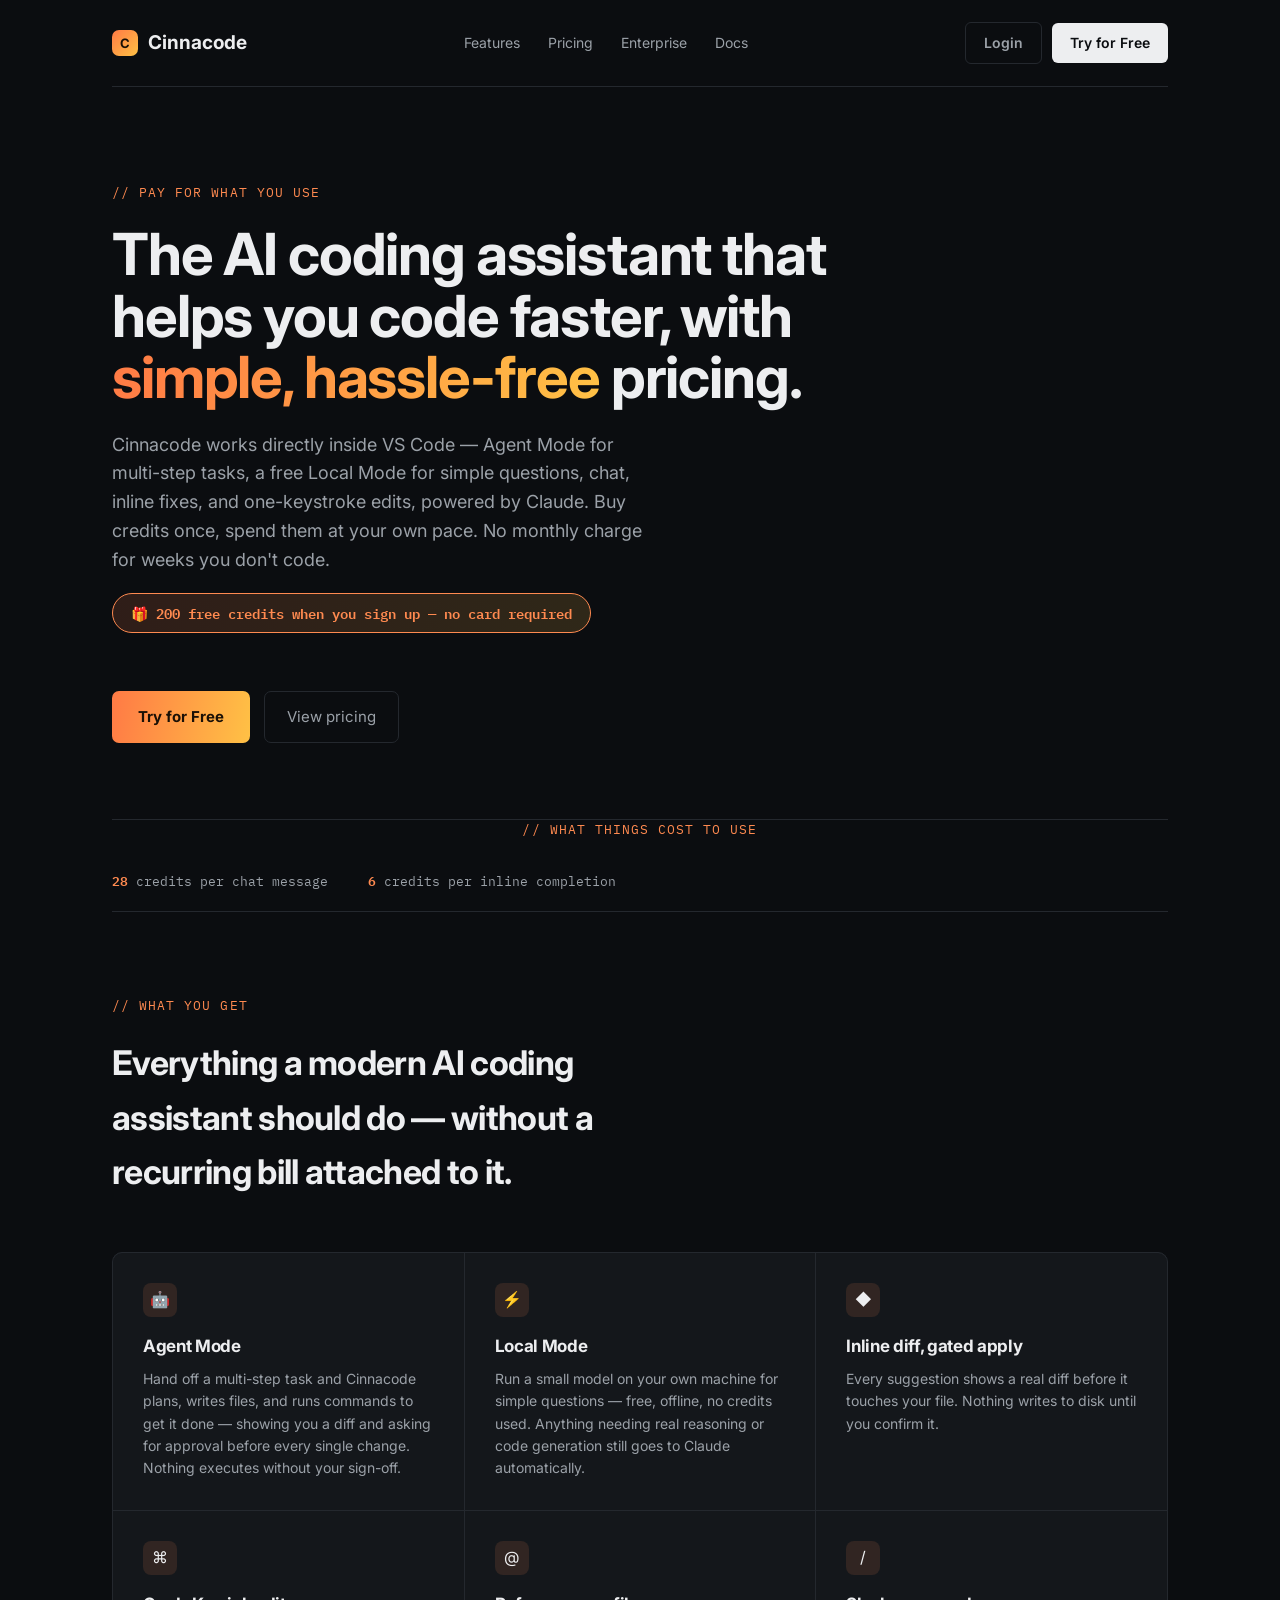
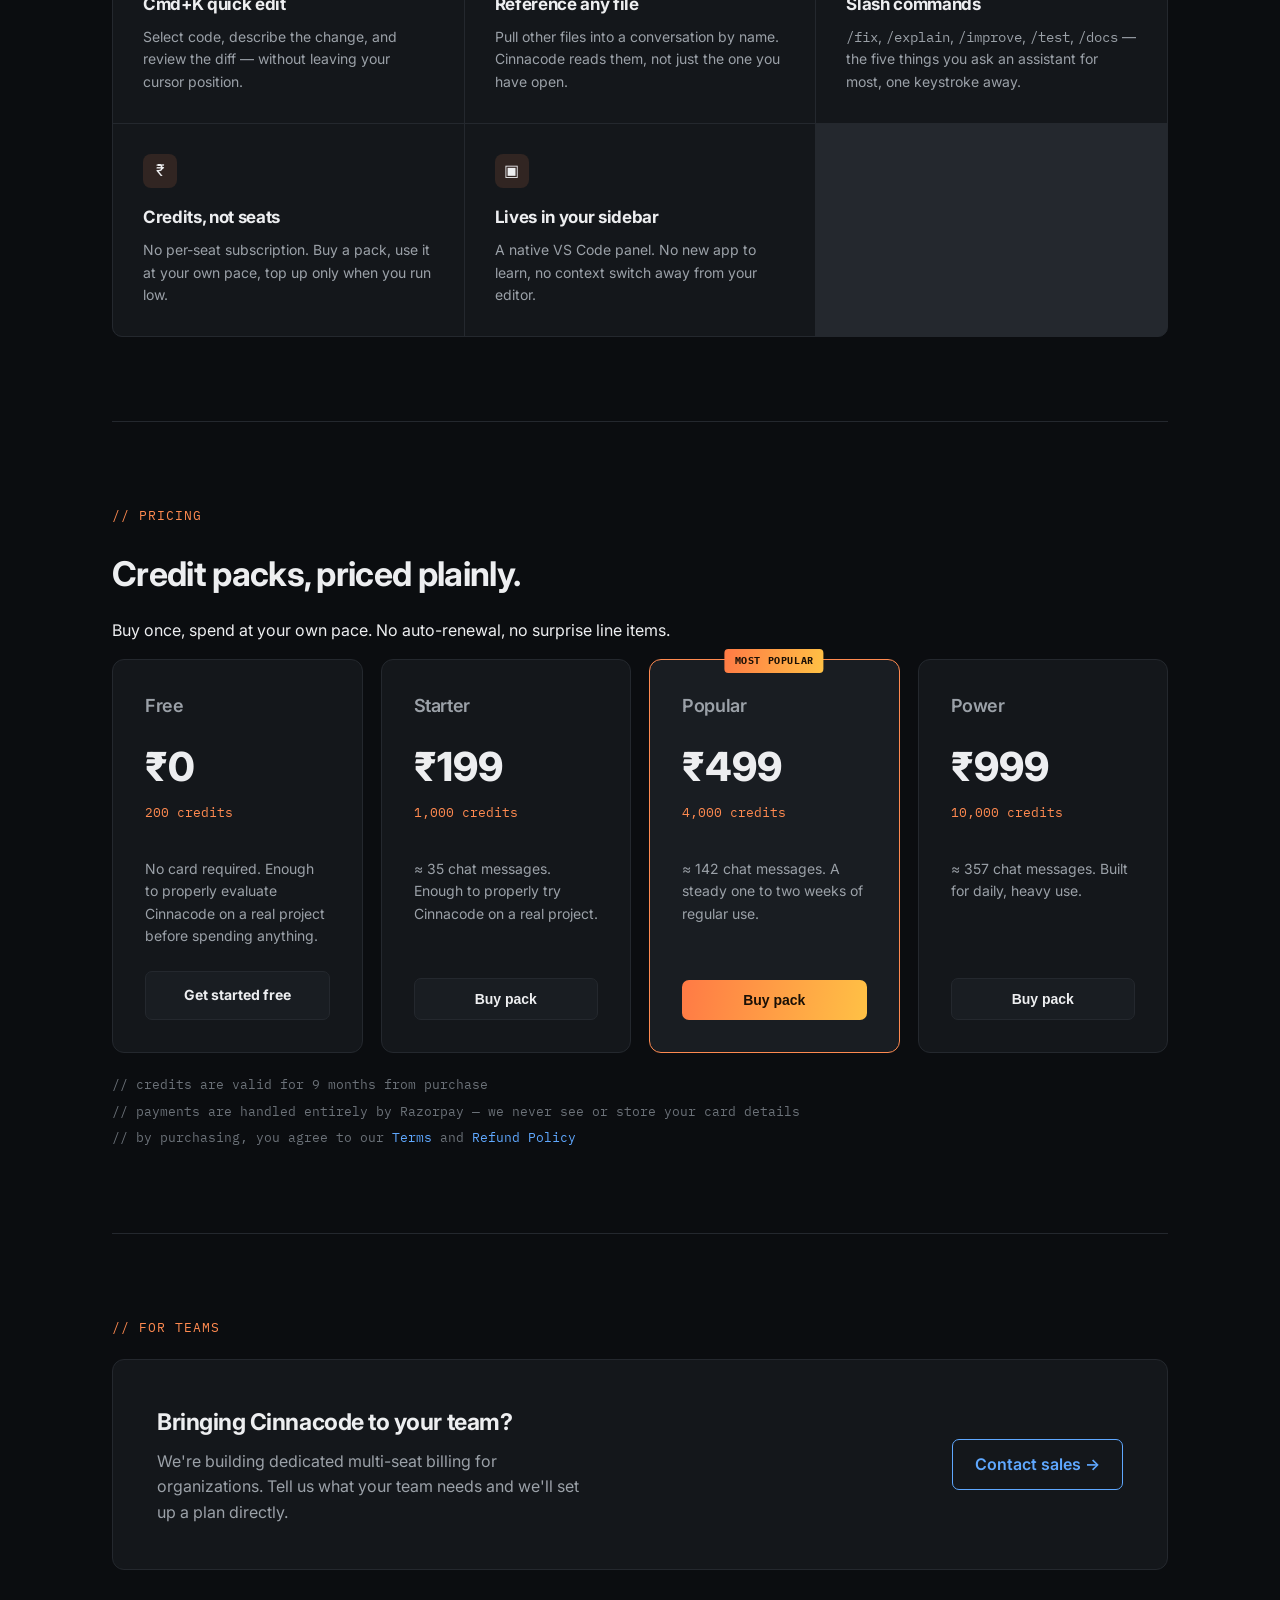
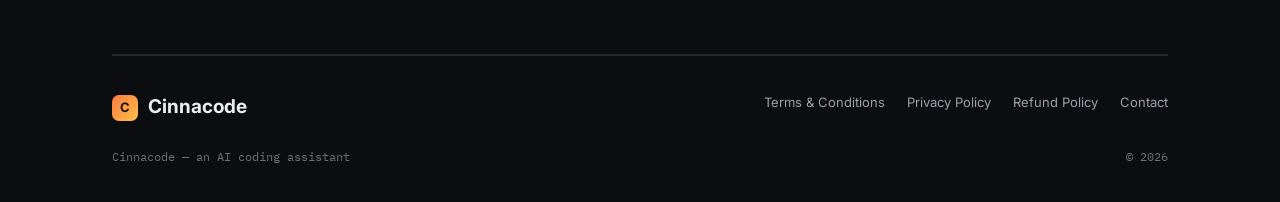
<file: index.html>
<!DOCTYPE html>
<html lang="en">
<head>
<meta charset="UTF-8">
<meta name="viewport" content="width=device-width, initial-scale=1.0">
<meta name="description" content="Cinnacode is an AI coding assistant for VS Code, powered by Claude. Pay-as-you-go credits, no subscription — Agent Mode for multi-step tasks, a free Local Mode for simple questions, chat, inline fixes, Cmd+K quick edits, and multi-file context.">
<link rel="canonical" href="https://cinnacode.in/">
<meta property="og:type" content="website">
<meta property="og:title" content="Cinnacode — The AI coding assistant that helps you code faster, with simple, hassle-free pricing">
<meta property="og:description" content="Cinnacode is an AI coding assistant for VS Code, powered by Claude. Pay-as-you-go credits, no subscription — Agent Mode for multi-step tasks, a free Local Mode for simple questions, chat, inline fixes, Cmd+K quick edits, and multi-file context.">
<meta property="og:url" content="https://cinnacode.in/">
<meta property="og:image" content="https://cinnacode.in/og-image.png">
<meta property="og:site_name" content="Cinnacode">
<meta name="twitter:card" content="summary_large_image">
<meta name="twitter:title" content="Cinnacode — The AI coding assistant that helps you code faster, with simple, hassle-free pricing">
<meta name="twitter:description" content="Cinnacode is an AI coding assistant for VS Code, powered by Claude. Pay-as-you-go credits, no subscription — Agent Mode for multi-step tasks, a free Local Mode for simple questions, chat, inline fixes, Cmd+K quick edits, and multi-file context.">
<meta name="twitter:image" content="https://cinnacode.in/og-image.png">

<title>Cinnacode — The AI coding assistant that helps you code faster, with simple, hassle-free pricing</title>
<link rel="preconnect" href="https://fonts.googleapis.com">
<link href="https://fonts.googleapis.com/css2?family=Inter:wght@400;500;600;700;800&family=IBM+Plex+Mono:wght@400;500;600&display=swap" rel="stylesheet">
<link rel="stylesheet" href="style.css">
<link rel="icon" type="image/svg+xml" href="favicon.svg">
<!-- Google Analytics (GA4) — codesail.in/cinnacode.com property -->
<script async src="https://www.googletagmanager.com/gtag/js?id=G-FKMWRY9R9C"></script>
<script>
  window.dataLayer = window.dataLayer || [];
  function gtag(){dataLayer.push(arguments);}
  gtag('js', new Date());
  gtag('config', 'G-FKMWRY9R9C');
</script>
<script type="application/ld+json">
{
  "@context": "https://schema.org",
  "@type": "SoftwareApplication",
  "name": "Cinnacode",
  "applicationCategory": "DeveloperApplication",
  "operatingSystem": "Windows, macOS, Linux",
  "description": "Cinnacode is an AI coding assistant for VS Code, powered by Claude. Pay-as-you-go credits, no subscription — Agent Mode for multi-step tasks, a free Local Mode for simple questions, chat, inline fixes, Cmd+K quick edits, and multi-file context.",
  "url": "https://cinnacode.in/",
  "offers": [
    {
      "@type": "Offer",
      "name": "Free",
      "price": "0",
      "priceCurrency": "INR"
    },
    {
      "@type": "Offer",
      "name": "Starter",
      "price": "199",
      "priceCurrency": "INR"
    },
    {
      "@type": "Offer",
      "name": "Popular",
      "price": "499",
      "priceCurrency": "INR"
    },
    {
      "@type": "Offer",
      "name": "Power",
      "price": "999",
      "priceCurrency": "INR"
    }
  ]
}
</script>
</head>
<body>

<div class="wrap">
  <nav class="site-nav">
    <a href="index.html" class="brand"><span class="brand-mark">C</span>Cinnacode</a>
    <div class="nav-links">
      <a href="#features">Features</a>
      <a href="#pricing">Pricing</a>
      <a href="#enterprise">Enterprise</a>
      <a href="resources.html">Docs</a>
    </div>
    <div style="display: flex; align-items: center; gap: 10px;">
      <a href="login.html" class="nav-cta" id="loginNavBtn" style="background:transparent;border:1px solid var(--line);color:var(--text-dim);">Login</a>
      <a href="register.html" class="nav-cta" id="navCta">Try for Free</a>
    </div>
  </nav>
</div>

<div class="wrap">
  <section class="hero">
    <div class="eyebrow">// pay for what you use</div>
    <h1>The AI coding assistant that helps you code faster, with <span class="gradient-text">simple, hassle-free</span> pricing.</h1>
    <p>Cinnacode works directly inside VS Code — Agent Mode for multi-step tasks, a free Local Mode for simple questions, chat, inline fixes, and one-keystroke edits, powered by Claude. Buy credits once, spend them at your own pace. No monthly charge for weeks you don't code.</p>
    <div class="hero-free-badge">🎁 200 free credits when you sign up — no card required</div>
    <div class="hero-actions">
      <a href="register.html" class="btn-primary">Try for Free</a>
      <a href="#pricing" class="btn-secondary">View pricing</a>
    </div>
  </section>
</div>

<div class="wrap">
  <div class="section-label" style="text-align: center; margin-bottom: 12px;">// what things cost to use</div>
  <div class="ticker">
    <div><span>28</span> credits per chat message</div>
    <div><span>6</span> credits per inline completion</div>
  </div>
</div>

<div class="wrap">
  <section class="features" id="features">
    <div class="section-label">// what you get</div>
    <h2>Everything a modern AI coding assistant should do — without a recurring bill attached to it.</h2>
    <div class="feature-grid">
      <div class="feature-card">
        <div class="feature-icon">🤖</div>
        <h3>Agent Mode</h3>
        <p>Hand off a multi-step task and Cinnacode plans, writes files, and runs commands to get it done — showing you a diff and asking for approval before every single change. Nothing executes without your sign-off.</p>
      </div>
      <div class="feature-card">
        <div class="feature-icon">⚡</div>
        <h3>Local Mode</h3>
        <p>Run a small model on your own machine for simple questions — free, offline, no credits used. Anything needing real reasoning or code generation still goes to Claude automatically.</p>
      </div>
      <div class="feature-card">
        <div class="feature-icon">◆</div>
        <h3>Inline diff, gated apply</h3>
        <p>Every suggestion shows a real diff before it touches your file. Nothing writes to disk until you confirm it.</p>
      </div>
      <div class="feature-card">
        <div class="feature-icon">⌘</div>
        <h3>Cmd+K quick edit</h3>
        <p>Select code, describe the change, and review the diff — without leaving your cursor position.</p>
      </div>
      <div class="feature-card">
        <div class="feature-icon">@</div>
        <h3>Reference any file</h3>
        <p>Pull other files into a conversation by name. Cinnacode reads them, not just the one you have open.</p>
      </div>
      <div class="feature-card">
        <div class="feature-icon">/</div>
        <h3>Slash commands</h3>
        <p><span class="mono">/fix</span>, <span class="mono">/explain</span>, <span class="mono">/improve</span>, <span class="mono">/test</span>, <span class="mono">/docs</span> — the five things you ask an assistant for most, one keystroke away.</p>
      </div>
      <div class="feature-card">
        <div class="feature-icon">₹</div>
        <h3>Credits, not seats</h3>
        <p>No per-seat subscription. Buy a pack, use it at your own pace, top up only when you run low.</p>
      </div>
      <div class="feature-card">
        <div class="feature-icon">▣</div>
        <h3>Lives in your sidebar</h3>
        <p>A native VS Code panel. No new app to learn, no context switch away from your editor.</p>
      </div>
    </div>
  </section>
</div>

<div class="wrap">
  <section class="pricing" id="pricing">
    <div class="section-label">// pricing</div>
    <h2>Credit packs, priced plainly.</h2>
    <p class="lead">Buy once, spend at your own pace. No auto-renewal, no surprise line items.</p>

    <div class="price-grid">
      <div class="price-card">
        <h3>Free</h3>
        <div class="price-amount">₹0</div>
        <div class="price-credits">200 credits</div>
        <p class="price-desc">No card required. Enough to properly evaluate Cinnacode on a real project before spending anything.</p>
        <a href="register.html" class="price-buy" style="display: block; text-align: center; text-decoration: none;">Get started free</a>
      </div>

      <div class="price-card">
        <h3>Starter</h3>
        <div class="price-amount">₹199</div>
        <div class="price-credits">1,000 credits</div>
        <p class="price-desc">≈ 35 chat messages. Enough to properly try Cinnacode on a real project.</p>
        <button class="price-buy" onclick="buyPack('starter_inr')">Buy pack</button>
      </div>

      <div class="price-card featured">
        <h3>Popular</h3>
        <div class="price-amount">₹499</div>
        <div class="price-credits">4,000 credits</div>
        <p class="price-desc">≈ 142 chat messages. A steady one to two weeks of regular use.</p>
        <button class="price-buy" onclick="buyPack('popular_inr')">Buy pack</button>
      </div>

      <div class="price-card">
        <h3>Power</h3>
        <div class="price-amount">₹999</div>
        <div class="price-credits">10,000 credits</div>
        <p class="price-desc">≈ 357 chat messages. Built for daily, heavy use.</p>
        <button class="price-buy" onclick="buyPack('power_inr')">Buy pack</button>
      </div>
    </div>
    <div class="pricing-note">// credits are valid for 9 months from purchase</div>
    <div class="pricing-note" style="margin-top: 6px;">// payments are handled entirely by Razorpay — we never see or store your card details</div>
    <div class="pricing-note" style="margin-top: 6px;">// by purchasing, you agree to our <a href="terms.html">Terms</a> and <a href="refund.html">Refund Policy</a></div>
  </section>
</div>

<div class="wrap">
  <section class="enterprise" id="enterprise">
    <div class="section-label">// for teams</div>
    <div class="enterprise-box">
      <div>
        <h3>Bringing Cinnacode to your team?</h3>
        <p>We're building dedicated multi-seat billing for organizations. Tell us what your team needs and we'll set up a plan directly.</p>
      </div>
      <a href="mailto:sailendrags@gmail.com?subject=Cinnacode%20for%20Enterprise&body=Company%20name%3A%0ATeam%20size%3A%0AWhat%20we're%20looking%20for%3A" class="btn-outline">Contact sales →</a>
    </div>
  </section>
</div>

<div class="wrap">
  <footer class="site-footer">
    <div class="footer-top">
      <div class="brand"><span class="brand-mark">C</span>Cinnacode</div>
      <div class="footer-links">
        <a href="terms.html">Terms & Conditions</a>
        <a href="privacy.html">Privacy Policy</a>
        <a href="refund.html">Refund Policy</a>
        <a href="contact.html">Contact</a>
      </div>
    </div>
    <div class="footer-bottom">
      <div>Cinnacode — an AI coding assistant</div>
      <div>© 2026</div>
    </div>
  </footer>
</div>

<script src="https://checkout.razorpay.com/v1/checkout.js"></script>
<script>
  const BACKEND_URL = 'https://sail-backend-production-154d.up.railway.app';

  const savedToken = localStorage.getItem('cinnacode_token');
  if (savedToken) {
    document.getElementById('navCta').textContent = 'My account';
    document.getElementById('navCta').href = 'dashboard.html';
    document.getElementById('loginNavBtn').style.display = 'none';
  }

  // ── Razorpay checkout flow ──────────────────────────────────────────────
  // Matches the real billing.py contract exactly:
  // - create-order only needs { pack_id } — the backend looks up amount,
  //   currency, and credits itself from its own CREDIT_PACKS catalog.
  // - verify-payment needs pack_id included too (backend re-validates the
  //   pack server-side rather than trusting whatever the client claims).
  // - success response field is `new_balance`, not `credits_balance`.
  async function buyPack(packId) {
    const token = localStorage.getItem('cinnacode_token');

    if (!token) {
      alert('Please create an account or log in first — redirecting you to sign up.');
      window.location.href = 'register.html';
      return;
    }

    try {
      const orderResponse = await fetch(`${BACKEND_URL}/billing/create-order`, {
        method: 'POST',
        headers: {
          'Content-Type': 'application/json',
          'Authorization': `Bearer ${token}`
        },
        body: JSON.stringify({ pack_id: packId })
      });

      if (!orderResponse.ok) {
        const errorData = await orderResponse.json().catch(() => ({}));
        throw new Error(errorData.detail || 'Could not start checkout. Please try again.');
      }

      const order = await orderResponse.json();
      // order = { order_id, amount, currency, pack_name, credits, key_id }

      const options = {
        key: order.key_id,
        amount: order.amount,
        currency: order.currency,
        name: 'Cinnacode',
        description: `${order.pack_name} pack — ${order.credits} credits`,
        order_id: order.order_id,
        handler: async function (response) {
          try {
            const verifyResponse = await fetch(`${BACKEND_URL}/billing/verify-payment`, {
              method: 'POST',
              headers: {
                'Content-Type': 'application/json',
                'Authorization': `Bearer ${token}`
              },
              body: JSON.stringify({
                razorpay_order_id: response.razorpay_order_id,
                razorpay_payment_id: response.razorpay_payment_id,
                razorpay_signature: response.razorpay_signature,
                pack_id: packId
              })
            });

            if (!verifyResponse.ok) {
              const errorData = await verifyResponse.json().catch(() => ({}));
              throw new Error(errorData.detail || 'Payment verification failed. Contact support if you were charged.');
            }

            const result = await verifyResponse.json();
            alert(`Success! ${result.credits_added} credits added. New balance: ${result.new_balance}`);

          } catch (err) {
            alert(err.message);
          }
        },
        theme: { color: '#FF8A50' }
      };

      const razorpayCheckout = new Razorpay(options);
      razorpayCheckout.open();

    } catch (err) {
      alert(err.message || 'Something went wrong starting checkout.');
    }
  }
</script>

</body>
</html>
</file>
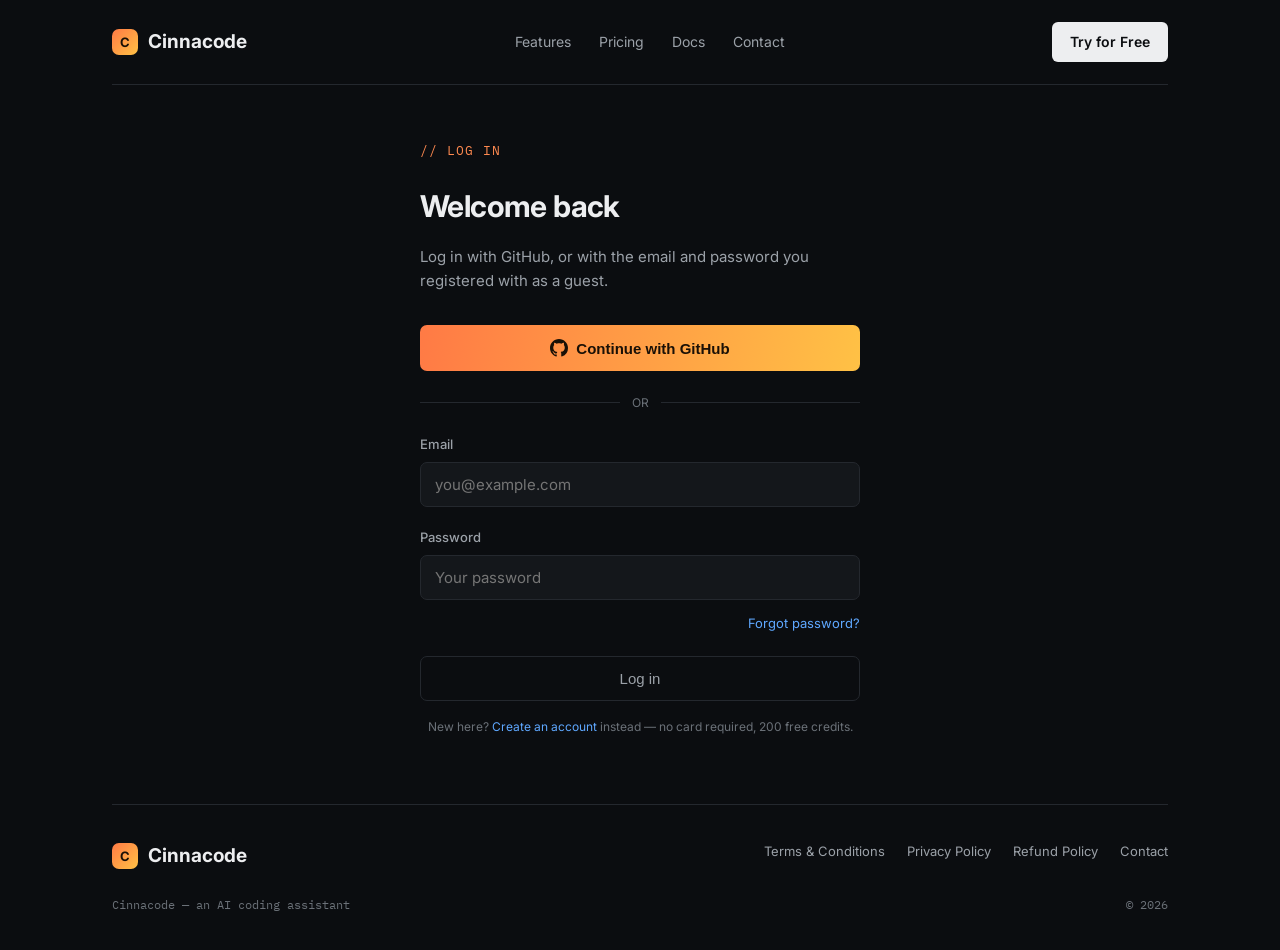
<file: admin.html>
<!DOCTYPE html>
<html lang="en">
<head>
<meta charset="UTF-8">
<meta name="viewport" content="width=device-width, initial-scale=1.0">
<meta name="robots" content="noindex, nofollow">
<meta name="description" content="Cinnacode admin panel.">
<link rel="canonical" href="https://cinnacode.in/admin.html">
<meta property="og:type" content="website">
<meta property="og:title" content="Admin — Cinnacode">
<meta property="og:description" content="Cinnacode admin panel.">
<meta property="og:url" content="https://cinnacode.in/admin.html">
<meta property="og:image" content="https://cinnacode.in/og-image.png">
<meta property="og:site_name" content="Cinnacode">
<meta name="twitter:card" content="summary_large_image">
<meta name="twitter:title" content="Admin — Cinnacode">
<meta name="twitter:description" content="Cinnacode admin panel.">
<meta name="twitter:image" content="https://cinnacode.in/og-image.png">

<title>Admin — Cinnacode</title>
<link rel="preconnect" href="https://fonts.googleapis.com">
<link href="https://fonts.googleapis.com/css2?family=Inter:wght@400;500;600;700;800&family=IBM+Plex+Mono:wght@400;500;600&display=swap" rel="stylesheet">
<link rel="stylesheet" href="style.css">
<link rel="icon" type="image/svg+xml" href="favicon.svg">
<style>
  .admin-stats { display: grid; grid-template-columns: repeat(5, 1fr); gap: 14px; margin-bottom: 40px; }
  .stat-card { background: var(--panel); border: 1px solid var(--line); border-radius: 10px; padding: 18px; }
  .stat-label { font-family: 'IBM Plex Mono', monospace; font-size: 11px; color: var(--text-dim); text-transform: uppercase; letter-spacing: 0.05em; margin-bottom: 8px; }
  .stat-value { font-size: 24px; font-weight: 800; }

  .filter-bar { display: flex; gap: 10px; flex-wrap: wrap; align-items: flex-end; margin-bottom: 24px; }
  .filter-field { display: flex; flex-direction: column; gap: 6px; }
  .filter-field label { font-size: 11px; color: var(--text-dim); font-family: 'IBM Plex Mono', monospace; text-transform: uppercase; letter-spacing: 0.05em; }
  .filter-field input, .filter-field select {
    padding: 9px 12px; background: var(--panel); border: 1px solid var(--line);
    border-radius: 6px; color: var(--text); font-size: 13px; font-family: 'Inter', sans-serif;
  }
  .filter-field input:focus, .filter-field select:focus { outline: none; border-color: var(--accent-solid); }
  .btn-filter {
    padding: 9px 18px; background: var(--accent-solid); color: #1A1006; border: none;
    border-radius: 6px; font-weight: 600; font-size: 13px; cursor: pointer;
  }
  .btn-clear {
    padding: 9px 18px; background: transparent; border: 1px solid var(--line); color: var(--text-dim);
    border-radius: 6px; font-size: 13px; cursor: pointer;
  }

  .admin-table { width: 100%; border-collapse: collapse; background: var(--panel); border: 1px solid var(--line); border-radius: 10px; overflow: hidden; font-size: 13px; }
  .admin-table th { text-align: left; padding: 12px 16px; font-family: 'IBM Plex Mono', monospace; font-size: 11px; text-transform: uppercase; letter-spacing: 0.05em; color: var(--text-dim); border-bottom: 1px solid var(--line); background: var(--panel-2); }
  .admin-table td { padding: 12px 16px; border-bottom: 1px solid var(--line); color: var(--text-dim); vertical-align: middle; }
  .admin-table tr:last-child td { border-bottom: none; }
  .admin-table .cell-name { color: var(--text); font-weight: 500; }

  .badge { display: inline-block; padding: 3px 9px; border-radius: 4px; font-size: 11px; font-weight: 600; font-family: 'IBM Plex Mono', monospace; }
  .badge-active { background: rgba(95,203,142,0.15); color: var(--success); }
  .badge-suspended { background: rgba(240,101,74,0.15); color: var(--error); }
  .badge-admin { background: rgba(255,138,80,0.15); color: var(--accent-solid); margin-left: 6px; }
  .badge-bug { background: rgba(240,101,74,0.15); color: var(--error); }
  .badge-feature_request { background: rgba(95,168,255,0.15); color: var(--blue); }
  .badge-general { background: rgba(155,161,168,0.15); color: var(--text-dim); }
  .badge-open { background: rgba(255,138,80,0.15); color: var(--accent-solid); }
  .badge-in_progress { background: rgba(95,168,255,0.15); color: var(--blue); }
  .badge-resolved { background: rgba(95,203,142,0.15); color: var(--success); }
  .feedback-message { max-width: 320px; white-space: normal; }
  .status-select {
    padding: 5px 10px; background: var(--panel-2); border: 1px solid var(--line); color: var(--text);
    border-radius: 5px; font-size: 12px; cursor: pointer;
  }

  .btn-action {
    padding: 6px 14px; border-radius: 5px; font-size: 12px; font-weight: 600; cursor: pointer; border: none;
  }
  .btn-suspend { background: rgba(240,101,74,0.15); color: var(--error); }
  .btn-suspend:hover { background: rgba(240,101,74,0.25); }
  .btn-activate { background: rgba(95,203,142,0.15); color: var(--success); }
  .btn-activate:hover { background: rgba(95,203,142,0.25); }
  .btn-action:disabled { opacity: 0.4; cursor: not-allowed; }

  .pagination { display: flex; justify-content: space-between; align-items: center; margin-top: 16px; font-size: 13px; color: var(--text-dim); }
  .pagination button {
    padding: 7px 14px; background: var(--panel); border: 1px solid var(--line); color: var(--text);
    border-radius: 6px; font-size: 13px; cursor: pointer;
  }
  .pagination button:disabled { opacity: 0.4; cursor: not-allowed; }

  .access-denied { text-align: center; padding: 100px 20px; color: var(--text-dim); }
  .loading-row td { text-align: center; padding: 40px; color: var(--text-faint); font-family: 'IBM Plex Mono', monospace; font-size: 13px; }
</style>
</head>
<body>

<div class="wrap">
  <nav class="site-nav">
    <a href="index.html" class="brand"><span class="brand-mark">C</span>Cinnacode</a>
    <div class="nav-links">
      <span style="color: var(--accent-solid);">// Admin</span>
    </div>
    <a href="dashboard.html" class="nav-cta" style="background:transparent;border:1px solid var(--line);color:var(--text-dim);">Back to dashboard</a>
  </nav>
</div>

<div class="wrap">
  <section class="legal-page" id="accessDeniedSection" style="display: none;">
    <div class="access-denied">
      <div class="section-label">// access denied</div>
      <h1>Admin access required</h1>
      <p style="margin-top: 12px;">Your account doesn't have admin permissions. If you believe this is a mistake, contact support.</p>
    </div>
  </section>

  <section class="legal-page" id="adminSection" style="display: none;">
    <div class="section-label">// admin</div>
    <h1>Admin</h1>

    <div style="display: flex; gap: 10px; margin-top: 24px; margin-bottom: 8px;">
      <button class="btn-filter" id="tabUsersBtn" onclick="switchTab('users')">Users</button>
      <button class="btn-clear" id="tabFeedbackBtn" onclick="switchTab('feedback')">Feedback</button>
      <button class="btn-clear" id="tabAddUserBtn" onclick="switchTab('adduser')">Add User</button>
    </div>

    <div id="usersTab">
    <div class="admin-stats" id="statsRow" style="margin-top: 24px;">
      <div class="stat-card"><div class="stat-label">Total users</div><div class="stat-value" id="statTotal">—</div></div>
      <div class="stat-card"><div class="stat-label">Active</div><div class="stat-value" id="statActive">—</div></div>
      <div class="stat-card"><div class="stat-label">Suspended</div><div class="stat-value" id="statSuspended">—</div></div>
      <div class="stat-card"><div class="stat-label">Guest accounts</div><div class="stat-value" id="statGuest">—</div></div>
      <div class="stat-card"><div class="stat-label">GitHub accounts</div><div class="stat-value" id="statGithub">—</div></div>
    </div>

    <div class="filter-bar">
      <div class="filter-field">
        <label>Search (email/username)</label>
        <input type="text" id="filterSearch" placeholder="e.g. sailendra">
      </div>
      <div class="filter-field">
        <label>Registered from</label>
        <input type="date" id="filterStartDate">
      </div>
      <div class="filter-field">
        <label>Registered to</label>
        <input type="date" id="filterEndDate">
      </div>
      <div class="filter-field">
        <label>Status</label>
        <select id="filterStatus">
          <option value="">All</option>
          <option value="active">Active</option>
          <option value="suspended">Suspended</option>
        </select>
      </div>
      <button class="btn-filter" onclick="applyFilters()">Apply</button>
      <button class="btn-clear" onclick="clearFilters()">Clear</button>
    </div>

    <table class="admin-table">
      <thead>
        <tr>
          <th>User</th>
          <th>Email</th>
          <th>Type</th>
          <th>Credits</th>
          <th>Status</th>
          <th>Registered</th>
          <th>Last login</th>
          <th>Action</th>
        </tr>
      </thead>
      <tbody id="usersTableBody">
        <tr class="loading-row"><td colspan="8">// loading users...</td></tr>
      </tbody>
    </table>

    <div class="pagination">
      <div id="paginationInfo">—</div>
      <div style="display: flex; gap: 8px;">
        <button id="prevPageBtn" onclick="changePage(-1)">← Previous</button>
        <button id="nextPageBtn" onclick="changePage(1)">Next →</button>
      </div>
    </div>
    </div>

    <div id="feedbackTab" style="display: none;">
      <div class="filter-bar">
        <div class="filter-field">
          <label>Type</label>
          <select id="filterFeedbackType">
            <option value="">All</option>
            <option value="bug">Errors</option>
            <option value="feature_request">Feature Request</option>
            <option value="general">Feedback</option>
          </select>
        </div>
        <div class="filter-field">
          <label>Status</label>
          <select id="filterFeedbackStatus">
            <option value="">All</option>
            <option value="open">Open</option>
            <option value="in_progress">In progress</option>
            <option value="resolved">Resolved</option>
          </select>
        </div>
        <button class="btn-filter" onclick="loadFeedback()">Apply</button>
      </div>

      <table class="admin-table">
        <thead>
          <tr>
            <th>Date</th>
            <th>Type</th>
            <th>Message</th>
            <th>From</th>
            <th>Status</th>
            <th>Action</th>
          </tr>
        </thead>
        <tbody id="feedbackTableBody">
          <tr class="loading-row"><td colspan="6">// loading feedback...</td></tr>
        </tbody>
      </table>
    </div>

    <div id="adduserTab" style="display: none; max-width: 480px;">
      <p style="color: var(--text-dim); font-size: 14px; margin-bottom: 24px;">
        Creates a guest-style account for someone who reached out directly. This can't create a real GitHub-linked account — that requires the person to log in with GitHub themselves. You'll get an access key here to share with them manually.
      </p>

      <div class="error-box" id="addUserError"></div>

      <form id="addUserForm">
        <label for="addUserName" style="display:block; font-size:13px; color:var(--text-dim); margin-bottom:6px;">Name</label>
        <input type="text" id="addUserName" required style="width:100%; padding:10px 12px; background:var(--panel); border:1px solid var(--line); border-radius:6px; color:var(--text); font-size:14px; margin-bottom:14px;">

        <label for="addUserEmail" style="display:block; font-size:13px; color:var(--text-dim); margin-bottom:6px;">Email</label>
        <input type="email" id="addUserEmail" required style="width:100%; padding:10px 12px; background:var(--panel); border:1px solid var(--line); border-radius:6px; color:var(--text); font-size:14px; margin-bottom:14px;">

        <label for="addUserCountry" style="display:block; font-size:13px; color:var(--text-dim); margin-bottom:6px;">Country</label>
        <input type="text" id="addUserCountry" value="India" style="width:100%; padding:10px 12px; background:var(--panel); border:1px solid var(--line); border-radius:6px; color:var(--text); font-size:14px; margin-bottom:14px;">

        <label for="addUserCredits" style="display:block; font-size:13px; color:var(--text-dim); margin-bottom:6px;">Initial credits</label>
        <input type="number" id="addUserCredits" value="200" style="width:100%; padding:10px 12px; background:var(--panel); border:1px solid var(--line); border-radius:6px; color:var(--text); font-size:14px; margin-bottom:20px;">

        <button type="submit" class="btn-filter" id="addUserSubmitBtn" style="width:100%; padding:12px;">Create account</button>
      </form>

      <div id="addUserResult" style="display:none; margin-top:24px;">
        <div class="key-box">
          <div class="key-label">Access key — share this with them</div>
          <div class="key-value" id="addUserKeyValue">—</div>
          <button class="copy-btn" id="addUserCopyBtn" onclick="copyAddUserKey()">Copy key</button>
        </div>
      </div>

      <hr style="border-color: var(--line); margin: 36px 0;">

      <h3 style="font-size: 16px; margin-bottom: 8px;">Reissue key for existing account</h3>
      <p style="color: var(--text-dim); font-size: 13px; margin-bottom: 20px;">
        For guest accounts that lost their access key. Only use this after verifying their identity yourself (e.g. replying to the email they signed up with) — this hands out access to whatever account matches the email below.
      </p>

      <div class="error-box" id="reissueError"></div>

      <form id="reissueForm">
        <label for="reissueEmail" style="display:block; font-size:13px; color:var(--text-dim); margin-bottom:6px;">Account email</label>
        <input type="email" id="reissueEmail" required style="width:100%; padding:10px 12px; background:var(--panel); border:1px solid var(--line); border-radius:6px; color:var(--text); font-size:14px; margin-bottom:14px;">
        <button type="submit" class="btn-clear" id="reissueSubmitBtn" style="width:100%; padding:12px;">Find account & reissue key</button>
      </form>

      <div id="reissueResult" style="display:none; margin-top:24px;">
        <div class="key-box">
          <div class="key-label">New access key</div>
          <div class="key-value" id="reissueKeyValue">—</div>
          <button class="copy-btn" id="reissueCopyBtn" onclick="copyReissueKey()">Copy key</button>
        </div>
      </div>
    </div>
  </section>
</div>

<script>
  const BACKEND_URL = 'https://sail-backend-production-154d.up.railway.app';
  const token = localStorage.getItem('cinnacode_token');
  const PAGE_SIZE = 50;
  let currentOffset = 0;
  let currentTotal = 0;

  if (!token) {
    window.location.href = 'login.html';
  }

  function authHeaders() {
    return { 'Authorization': `Bearer ${token}` };
  }

  async function init() {
    try {
      const statsRes = await fetch(`${BACKEND_URL}/admin/stats`, { headers: authHeaders() });

      if (statsRes.status === 403) {
        document.getElementById('accessDeniedSection').style.display = 'block';
        return;
      }
      if (statsRes.status === 401) {
        localStorage.removeItem('cinnacode_token');
        window.location.href = 'login.html';
        return;
      }

      const stats = await statsRes.json();
      document.getElementById('statTotal').textContent = stats.total_users.toLocaleString();
      document.getElementById('statActive').textContent = stats.active_users.toLocaleString();
      document.getElementById('statSuspended').textContent = stats.suspended_users.toLocaleString();
      document.getElementById('statGuest').textContent = stats.guest_accounts.toLocaleString();
      document.getElementById('statGithub').textContent = stats.github_accounts.toLocaleString();

      document.getElementById('adminSection').style.display = 'block';
      loadUsers();

    } catch (err) {
      document.getElementById('usersTableBody').innerHTML =
        `<tr class="loading-row"><td colspan="8">// error loading admin panel: ${err.message}</td></tr>`;
    }
  }

  function buildQuery() {
    const params = new URLSearchParams();
    params.set('limit', PAGE_SIZE);
    params.set('offset', currentOffset);

    const search = document.getElementById('filterSearch').value.trim();
    const startDate = document.getElementById('filterStartDate').value;
    const endDate = document.getElementById('filterEndDate').value;
    const status = document.getElementById('filterStatus').value;

    if (search) params.set('search', search);
    if (startDate) params.set('start_date', startDate);
    if (endDate) params.set('end_date', endDate);
    if (status) params.set('status', status);

    return params.toString();
  }

  async function loadUsers() {
    const tbody = document.getElementById('usersTableBody');
    tbody.innerHTML = '<tr class="loading-row"><td colspan="8">// loading users...</td></tr>';

    try {
      const response = await fetch(`${BACKEND_URL}/admin/users?${buildQuery()}`, { headers: authHeaders() });
      if (!response.ok) throw new Error('Could not load users');

      const data = await response.json();
      currentTotal = data.total;

      if (data.users.length === 0) {
        tbody.innerHTML = '<tr class="loading-row"><td colspan="8">No users match these filters.</td></tr>';
      } else {
        tbody.innerHTML = '';
        data.users.forEach(u => {
          const row = document.createElement('tr');
          const registeredDate = u.created_at ? new Date(u.created_at).toLocaleDateString('en-IN', { year: 'numeric', month: 'short', day: 'numeric' }) : '—';
          const lastLogin = u.last_login_at ? new Date(u.last_login_at).toLocaleDateString('en-IN', { year: 'numeric', month: 'short', day: 'numeric' }) : '—';
          const accountType = u.id.startsWith('guest_') ? 'Guest' : 'GitHub';
          const statusBadge = u.is_active
            ? '<span class="badge badge-active">Active</span>'
            : '<span class="badge badge-suspended">Suspended</span>';
          const adminBadge = u.is_admin ? '<span class="badge badge-admin">Admin</span>' : '';
          const actionBtn = u.is_active
            ? `<button class="btn-action btn-suspend" onclick="suspendUser('${u.id}')">Suspend</button>`
            : `<button class="btn-action btn-activate" onclick="activateUser('${u.id}')">Activate</button>`;

          row.innerHTML = `
            <td class="cell-name">${u.name || u.login}${adminBadge}</td>
            <td>${u.email || '—'}</td>
            <td>${accountType}</td>
            <td class="mono">${u.credits_balance.toLocaleString()}</td>
            <td>${statusBadge}</td>
            <td>${registeredDate}</td>
            <td>${lastLogin}</td>
            <td>${actionBtn}</td>
          `;
          tbody.appendChild(row);
        });
      }

      const showingFrom = currentTotal === 0 ? 0 : currentOffset + 1;
      const showingTo = Math.min(currentOffset + PAGE_SIZE, currentTotal);
      document.getElementById('paginationInfo').textContent = `Showing ${showingFrom}–${showingTo} of ${currentTotal}`;
      document.getElementById('prevPageBtn').disabled = currentOffset === 0;
      document.getElementById('nextPageBtn').disabled = currentOffset + PAGE_SIZE >= currentTotal;

    } catch (err) {
      tbody.innerHTML = `<tr class="loading-row"><td colspan="8">// error: ${err.message}</td></tr>`;
    }
  }

  function applyFilters() {
    currentOffset = 0;
    loadUsers();
  }

  function clearFilters() {
    document.getElementById('filterSearch').value = '';
    document.getElementById('filterStartDate').value = '';
    document.getElementById('filterEndDate').value = '';
    document.getElementById('filterStatus').value = '';
    currentOffset = 0;
    loadUsers();
  }

  function changePage(direction) {
    currentOffset += direction * PAGE_SIZE;
    if (currentOffset < 0) currentOffset = 0;
    loadUsers();
  }

  async function suspendUser(userId) {
    if (!confirm('Suspend this user? They will immediately lose access to Cinnacode.')) return;
    try {
      const response = await fetch(`${BACKEND_URL}/admin/users/${userId}/suspend`, {
        method: 'POST',
        headers: authHeaders()
      });
      if (!response.ok) {
        const errorData = await response.json().catch(() => ({}));
        throw new Error(errorData.detail || 'Could not suspend user');
      }
      loadUsers();
    } catch (err) {
      alert(err.message);
    }
  }

  async function activateUser(userId) {
    try {
      const response = await fetch(`${BACKEND_URL}/admin/users/${userId}/activate`, {
        method: 'POST',
        headers: authHeaders()
      });
      if (!response.ok) throw new Error('Could not activate user');
      loadUsers();
    } catch (err) {
      alert(err.message);
    }
  }

  function switchTab(tab) {
    const usersTab = document.getElementById('usersTab');
    const feedbackTab = document.getElementById('feedbackTab');
    const adduserTab = document.getElementById('adduserTab');
    const usersBtn = document.getElementById('tabUsersBtn');
    const feedbackBtn = document.getElementById('tabFeedbackBtn');
    const adduserBtn = document.getElementById('tabAddUserBtn');

    usersTab.style.display = 'none';
    feedbackTab.style.display = 'none';
    adduserTab.style.display = 'none';
    usersBtn.className = 'btn-clear';
    feedbackBtn.className = 'btn-clear';
    adduserBtn.className = 'btn-clear';

    if (tab === 'users') {
      usersTab.style.display = 'block';
      usersBtn.className = 'btn-filter';
    } else if (tab === 'feedback') {
      feedbackTab.style.display = 'block';
      feedbackBtn.className = 'btn-filter';
      loadFeedback();
    } else if (tab === 'adduser') {
      adduserTab.style.display = 'block';
      adduserBtn.className = 'btn-filter';
    }
  }

  const typeLabels = { bug: 'Errors', feature_request: 'Feature Request', general: 'Feedback' };
  const statusLabels = { open: 'Open', in_progress: 'In progress', resolved: 'Resolved' };

  async function loadFeedback() {
    const tbody = document.getElementById('feedbackTableBody');
    tbody.innerHTML = '<tr class="loading-row"><td colspan="6">// loading feedback...</td></tr>';

    const params = new URLSearchParams();
    const type = document.getElementById('filterFeedbackType').value;
    const status = document.getElementById('filterFeedbackStatus').value;
    if (type) params.set('type', type);
    if (status) params.set('status', status);

    try {
      const response = await fetch(`${BACKEND_URL}/admin/feedback?${params.toString()}`, { headers: authHeaders() });
      if (!response.ok) throw new Error('Could not load feedback');

      const data = await response.json();

      if (data.feedback.length === 0) {
        tbody.innerHTML = '<tr class="loading-row"><td colspan="6">No feedback matches these filters.</td></tr>';
        return;
      }

      tbody.innerHTML = '';
      data.feedback.forEach(f => {
        const row = document.createElement('tr');
        const date = f.created_at ? new Date(f.created_at).toLocaleDateString('en-IN', { year: 'numeric', month: 'short', day: 'numeric' }) : '—';
        const typeBadge = `<span class="badge badge-${f.type}">${typeLabels[f.type] || f.type}</span>`;
        const submitter = f.submitter || 'Anonymous';

        row.innerHTML = `
          <td>${date}</td>
          <td>${typeBadge}</td>
          <td class="feedback-message">${f.message}</td>
          <td>${submitter}</td>
          <td><span class="badge badge-${f.status}">${statusLabels[f.status] || f.status}</span></td>
          <td>
            <select class="status-select" onchange="updateFeedbackStatus(${f.id}, this.value)">
              <option value="open" ${f.status === 'open' ? 'selected' : ''}>Open</option>
              <option value="in_progress" ${f.status === 'in_progress' ? 'selected' : ''}>In progress</option>
              <option value="resolved" ${f.status === 'resolved' ? 'selected' : ''}>Resolved</option>
            </select>
          </td>
        `;
        tbody.appendChild(row);
      });

    } catch (err) {
      tbody.innerHTML = `<tr class="loading-row"><td colspan="6">// error: ${err.message}</td></tr>`;
    }
  }

  async function updateFeedbackStatus(feedbackId, newStatus) {
    try {
      const response = await fetch(`${BACKEND_URL}/admin/feedback/${feedbackId}/status?status=${newStatus}`, {
        method: 'POST',
        headers: authHeaders()
      });
      if (!response.ok) throw new Error('Could not update status');
      loadFeedback();
    } catch (err) {
      alert(err.message);
    }
  }

  const addUserForm = document.getElementById('addUserForm');
  const addUserError = document.getElementById('addUserError');
  const addUserSubmitBtn = document.getElementById('addUserSubmitBtn');

  addUserForm.addEventListener('submit', async (e) => {
    e.preventDefault();
    addUserError.style.display = 'none';
    document.getElementById('addUserResult').style.display = 'none';
    addUserSubmitBtn.disabled = true;
    addUserSubmitBtn.textContent = 'Creating...';

    const payload = {
      name: document.getElementById('addUserName').value.trim(),
      email: document.getElementById('addUserEmail').value.trim(),
      country: document.getElementById('addUserCountry').value.trim() || 'India',
      initial_credits: parseInt(document.getElementById('addUserCredits').value) || 200
    };

    try {
      const response = await fetch(`${BACKEND_URL}/admin/users/create`, {
        method: 'POST',
        headers: { 'Content-Type': 'application/json', ...authHeaders() },
        body: JSON.stringify(payload)
      });

      if (!response.ok) {
        const errorData = await response.json().catch(() => ({}));
        throw new Error(errorData.detail || 'Could not create account');
      }

      const data = await response.json();
      document.getElementById('addUserKeyValue').textContent = data.access_token;
      document.getElementById('addUserResult').style.display = 'block';
      addUserForm.reset();
      document.getElementById('addUserCountry').value = 'India';
      document.getElementById('addUserCredits').value = 200;

    } catch (err) {
      addUserError.textContent = err.message;
      addUserError.style.display = 'block';
    } finally {
      addUserSubmitBtn.disabled = false;
      addUserSubmitBtn.textContent = 'Create account';
    }
  });

  function copyAddUserKey() {
    const key = document.getElementById('addUserKeyValue').textContent;
    navigator.clipboard.writeText(key);
    const btn = document.getElementById('addUserCopyBtn');
    btn.textContent = 'Copied!';
    btn.classList.add('copied');
    setTimeout(() => { btn.textContent = 'Copy key'; btn.classList.remove('copied'); }, 2000);
  }

  const reissueForm = document.getElementById('reissueForm');
  const reissueError = document.getElementById('reissueError');
  const reissueSubmitBtn = document.getElementById('reissueSubmitBtn');

  reissueForm.addEventListener('submit', async (e) => {
    e.preventDefault();
    reissueError.style.display = 'none';
    document.getElementById('reissueResult').style.display = 'none';
    reissueSubmitBtn.disabled = true;
    reissueSubmitBtn.textContent = 'Looking up...';

    const email = document.getElementById('reissueEmail').value.trim();

    try {
      const response = await fetch(`${BACKEND_URL}/admin/users/reissue-key`, {
        method: 'POST',
        headers: { 'Content-Type': 'application/json', ...authHeaders() },
        body: JSON.stringify({ email })
      });

      if (!response.ok) {
        const errorData = await response.json().catch(() => ({}));
        throw new Error(errorData.detail || 'Could not find or reissue key for this account');
      }

      const data = await response.json();
      document.getElementById('reissueKeyValue').textContent = data.access_token;
      document.getElementById('reissueResult').style.display = 'block';
      reissueForm.reset();

    } catch (err) {
      reissueError.textContent = err.message;
      reissueError.style.display = 'block';
    } finally {
      reissueSubmitBtn.disabled = false;
      reissueSubmitBtn.textContent = 'Find account & reissue key';
    }
  });

  function copyReissueKey() {
    const key = document.getElementById('reissueKeyValue').textContent;
    navigator.clipboard.writeText(key);
    const btn = document.getElementById('reissueCopyBtn');
    btn.textContent = 'Copied!';
    btn.classList.add('copied');
    setTimeout(() => { btn.textContent = 'Copy key'; btn.classList.remove('copied'); }, 2000);
  }

  init();
</script>

</body>
</html>
</file>
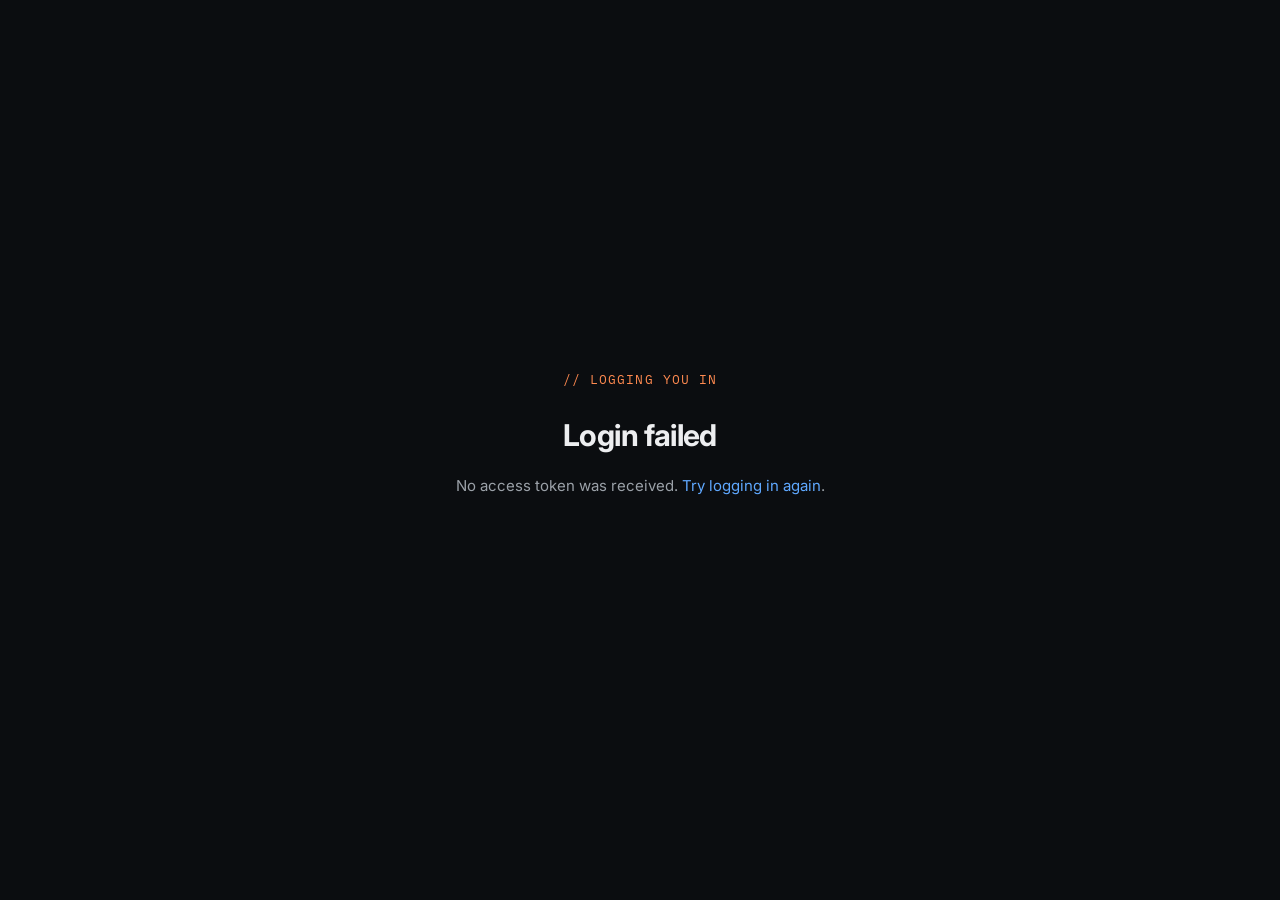
<file: auth-callback.html>
<!DOCTYPE html>
<html lang="en">
<head>
<!-- Google Analytics (GA4) — Cinnacode property -->
<script async src="https://www.googletagmanager.com/gtag/js?id=G-FKMWRY9R9C"></script>
<script>
  window.dataLayer = window.dataLayer || [];
  function gtag(){dataLayer.push(arguments);}
  gtag('js', new Date());
  gtag('config', 'G-FKMWRY9R9C');
</script>
<meta charset="UTF-8">
<meta name="viewport" content="width=device-width, initial-scale=1.0">
<meta name="robots" content="noindex, nofollow">
<meta name="description" content="Completing login.">
<link rel="canonical" href="https://cinnacode.in/auth-callback.html">
<meta property="og:type" content="website">
<meta property="og:title" content="Logging you in — Cinnacode">
<meta property="og:description" content="Completing login.">
<meta property="og:url" content="https://cinnacode.in/auth-callback.html">
<meta property="og:image" content="https://cinnacode.in/og-image.png">
<meta property="og:site_name" content="Cinnacode">
<meta name="twitter:card" content="summary_large_image">
<meta name="twitter:title" content="Logging you in — Cinnacode">
<meta name="twitter:description" content="Completing login.">
<meta name="twitter:image" content="https://cinnacode.in/og-image.png">

<title>Logging you in — Cinnacode</title>
<link rel="preconnect" href="https://fonts.googleapis.com">
<link href="https://fonts.googleapis.com/css2?family=Inter:wght@400;500;600;700;800&family=IBM+Plex+Mono:wght@400;500;600&display=swap" rel="stylesheet">
<link rel="stylesheet" href="style.css">
<link rel="icon" type="image/svg+xml" href="favicon.svg">
</head>
<body>

<main class="form-main">
  <div class="panel" style="text-align: center;">
    <div class="section-label">// logging you in</div>
    <h1 id="statusHeading">One moment...</h1>
    <p class="sub" id="statusText">Completing your GitHub login.</p>
  </div>
</main>

<script>
  // This page exists purely to catch the redirect from the backend's
  // GitHub OAuth callback (which arrives as ?token=...), store that token,
  // and hand off to the dashboard — the user never has to see or copy
  // anything manually, unlike the VS Code extension's login flow.
  const params = new URLSearchParams(window.location.search);
  const token = params.get('token');

  if (token) {
    localStorage.setItem('cinnacode_token', token);
    window.location.href = 'dashboard.html';
  } else {
    document.getElementById('statusHeading').textContent = 'Login failed';
    document.getElementById('statusText').innerHTML =
      'No access token was received. <a href="login.html">Try logging in again</a>.';
  }
</script>

</body>
</html>
</file>
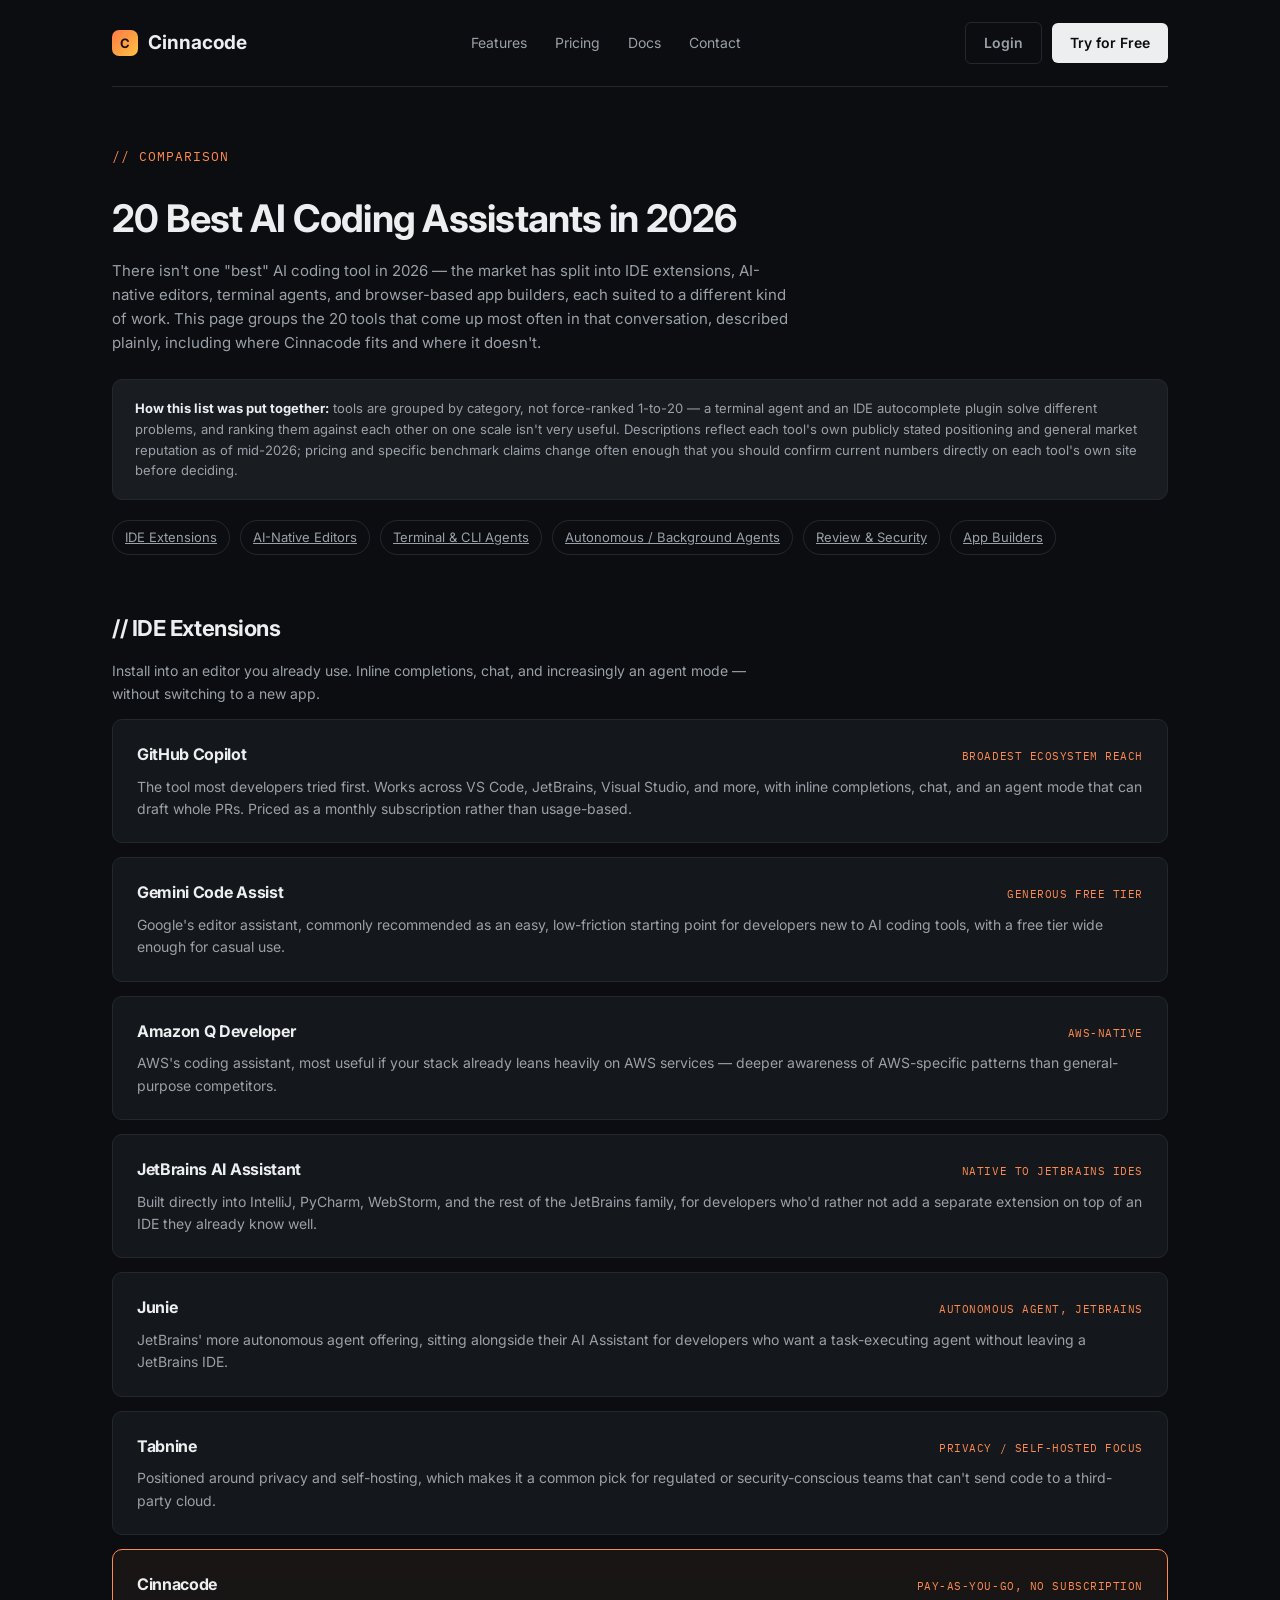
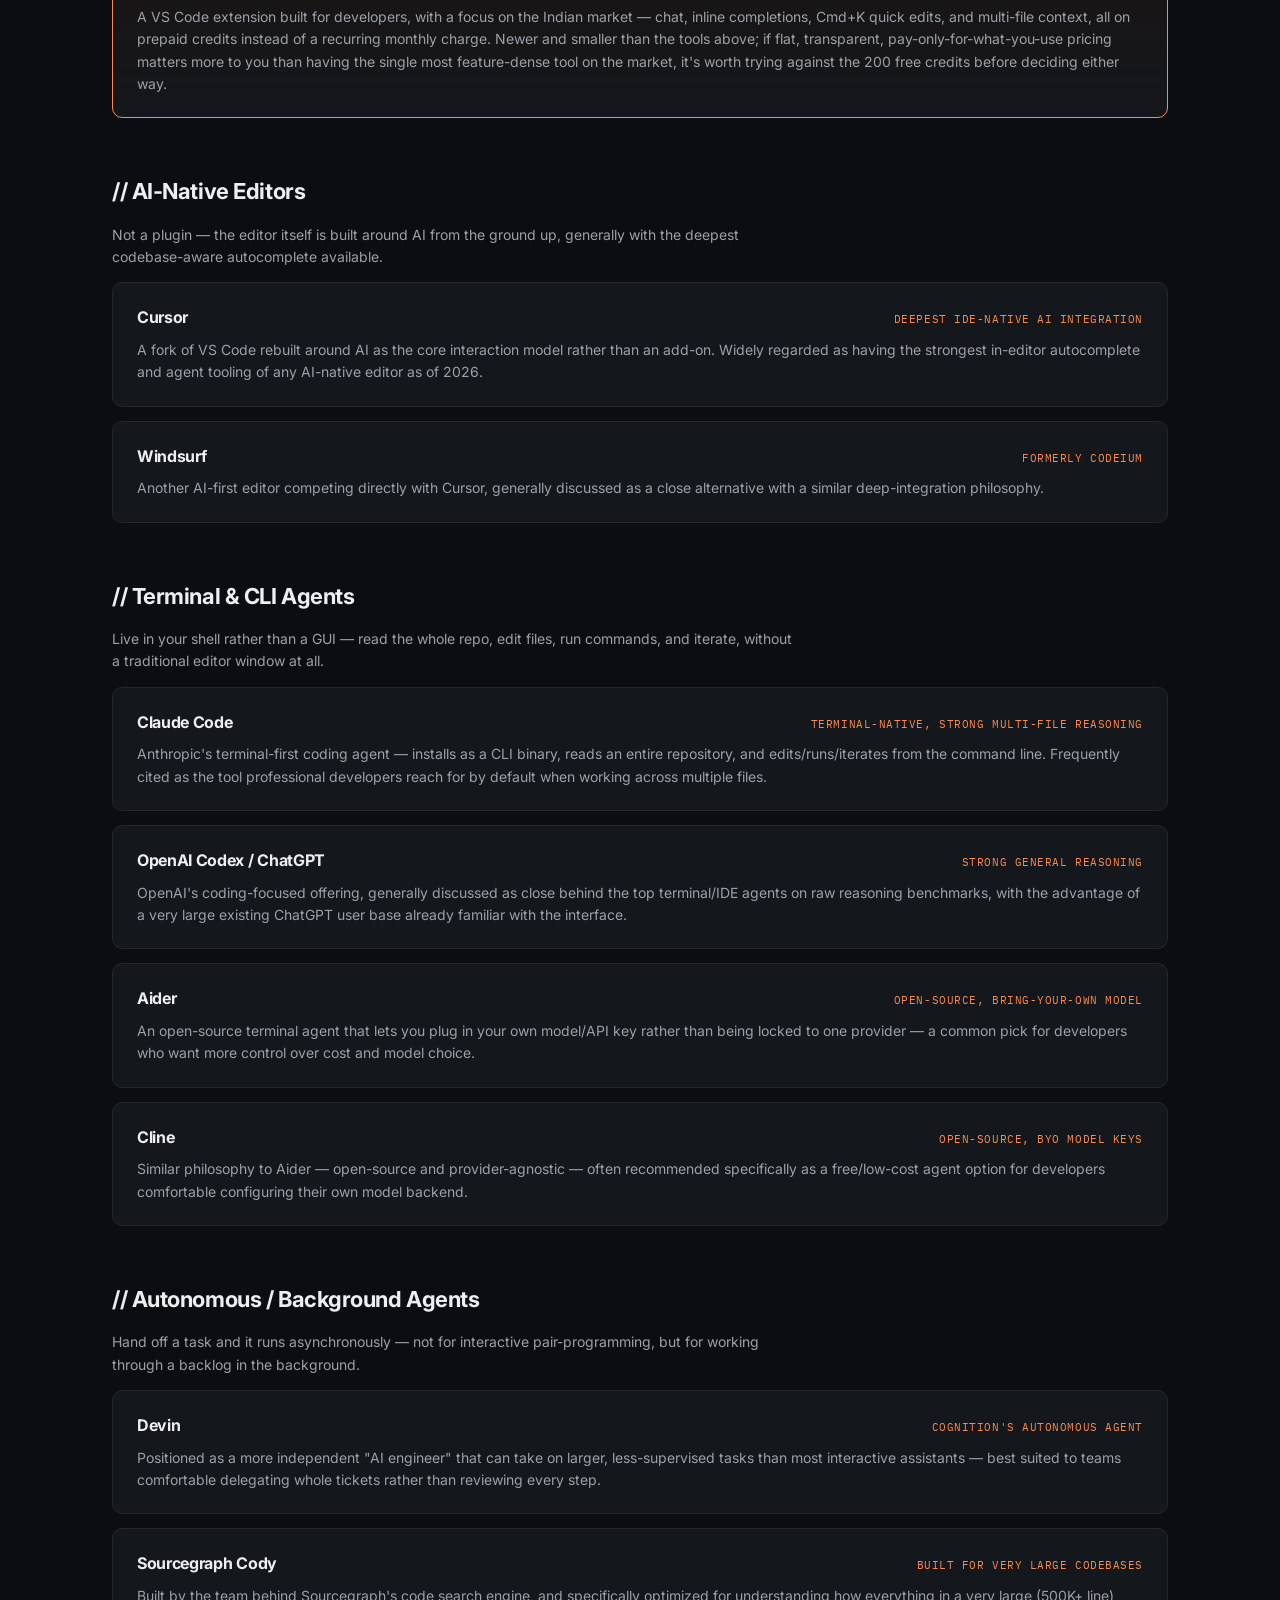
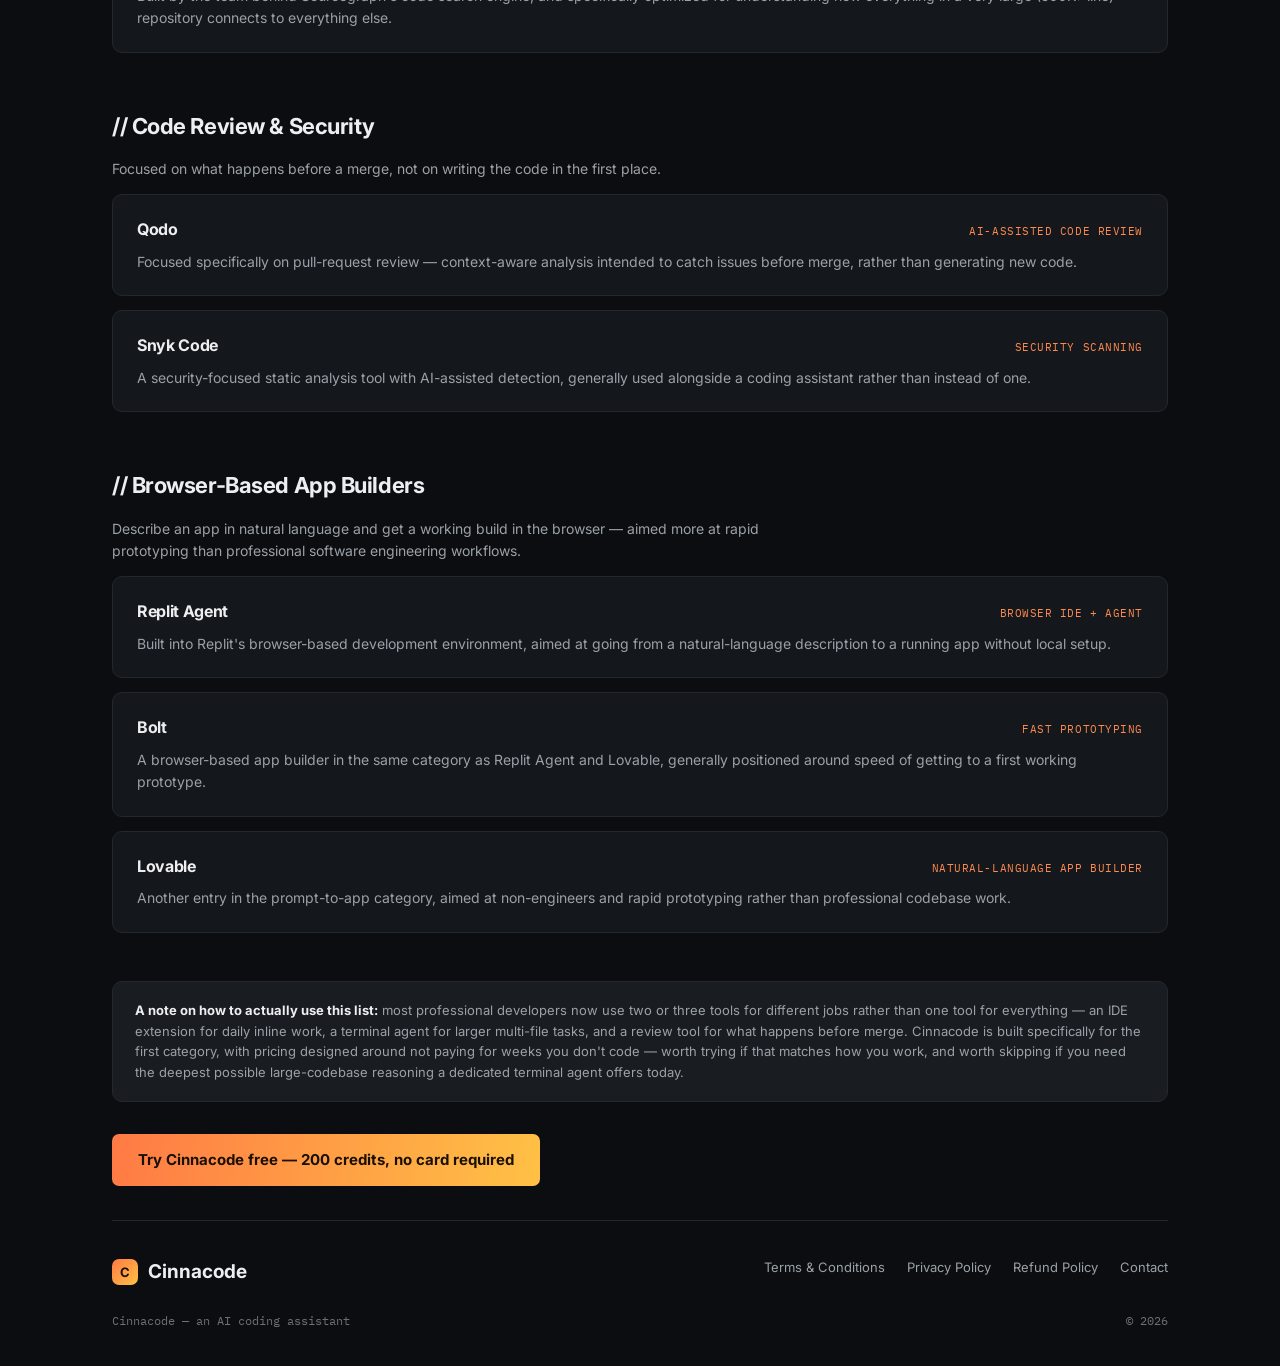
<file: best-ai-coding-tools.html>
<!DOCTYPE html>
<html lang="en">
<head>
<meta charset="UTF-8">
<meta name="viewport" content="width=device-width, initial-scale=1.0">
<meta name="description" content="A practical, honest comparison of the top 20 AI coding assistants in 2026 — IDE extensions, AI-native editors, terminal agents, and app builders — including where Cinnacode fits.">
<link rel="canonical" href="https://cinnacode.in/best-ai-coding-tools.html">
<meta property="og:type" content="article">
<meta property="og:title" content="20 Best AI Coding Assistants in 2026 — Compared">
<meta property="og:description" content="A practical, honest comparison of the top 20 AI coding assistants in 2026 — IDE extensions, AI-native editors, terminal agents, and app builders — including where Cinnacode fits.">
<meta property="og:url" content="https://cinnacode.in/best-ai-coding-tools.html">
<meta property="og:image" content="https://cinnacode.in/og-image.png">
<meta property="og:site_name" content="Cinnacode">
<meta name="twitter:card" content="summary_large_image">
<meta name="twitter:title" content="20 Best AI Coding Assistants in 2026 — Compared">
<meta name="twitter:description" content="A practical, honest comparison of the top 20 AI coding assistants in 2026 — IDE extensions, AI-native editors, terminal agents, and app builders — including where Cinnacode fits.">
<meta name="twitter:image" content="https://cinnacode.in/og-image.png">

<title>20 Best AI Coding Assistants in 2026 — Compared | Cinnacode</title>
<link rel="preconnect" href="https://fonts.googleapis.com">
<link href="https://fonts.googleapis.com/css2?family=Inter:wght@400;500;600;700;800&family=IBM+Plex+Mono:wght@400;500;600&display=swap" rel="stylesheet">
<link rel="stylesheet" href="style.css">
<link rel="icon" type="image/svg+xml" href="favicon.svg">
<!-- Google Analytics (GA4) — Cinnacode property -->
<script async src="https://www.googletagmanager.com/gtag/js?id=G-FKMWRY9R9C"></script>
<script>
  window.dataLayer = window.dataLayer || [];
  function gtag(){dataLayer.push(arguments);}
  gtag('js', new Date());
  gtag('config', 'G-FKMWRY9R9C');
</script>
<script type="application/ld+json">
{
  "@context": "https://schema.org",
  "@type": "ItemList",
  "name": "Best AI Coding Assistants in 2026",
  "description": "A comparison of the top 20 AI coding assistants in 2026, grouped by category.",
  "itemListElement": [
    {"@type": "ListItem", "position": 1, "name": "GitHub Copilot"},
    {"@type": "ListItem", "position": 2, "name": "Cursor"},
    {"@type": "ListItem", "position": 3, "name": "Claude Code"},
    {"@type": "ListItem", "position": 4, "name": "Windsurf"},
    {"@type": "ListItem", "position": 5, "name": "OpenAI Codex / ChatGPT"},
    {"@type": "ListItem", "position": 6, "name": "Gemini Code Assist"},
    {"@type": "ListItem", "position": 7, "name": "Amazon Q Developer"},
    {"@type": "ListItem", "position": 8, "name": "JetBrains AI Assistant"},
    {"@type": "ListItem", "position": 9, "name": "Junie"},
    {"@type": "ListItem", "position": 10, "name": "Tabnine"},
    {"@type": "ListItem", "position": 11, "name": "Cinnacode"},
    {"@type": "ListItem", "position": 12, "name": "Aider"},
    {"@type": "ListItem", "position": 13, "name": "Cline"},
    {"@type": "ListItem", "position": 14, "name": "Devin"},
    {"@type": "ListItem", "position": 15, "name": "Sourcegraph Cody"},
    {"@type": "ListItem", "position": 16, "name": "Qodo"},
    {"@type": "ListItem", "position": 17, "name": "Snyk Code"},
    {"@type": "ListItem", "position": 18, "name": "Replit Agent"},
    {"@type": "ListItem", "position": 19, "name": "Bolt"},
    {"@type": "ListItem", "position": 20, "name": "Lovable"}
  ]
}
</script>
<style>
  .tool-category { margin-top: 56px; margin-bottom: 24px; }
  .tool-category h2 { font-size: 22px; margin-bottom: 6px; }
  .tool-category .cat-desc { color: var(--text-dim); font-size: 14px; max-width: 680px; }
  .tool-card { background: var(--panel); border: 1px solid var(--line); border-radius: 10px; padding: 22px 24px; margin-bottom: 14px; }
  .tool-card.highlight { border-color: var(--accent-solid); background: linear-gradient(180deg, rgba(255,138,80,0.06), var(--panel)); }
  .tool-head { display: flex; justify-content: space-between; align-items: baseline; gap: 12px; flex-wrap: wrap; margin-bottom: 8px; }
  .tool-head h3 { font-size: 16px; margin: 0; }
  .tool-tag { font-family: 'IBM Plex Mono', monospace; font-size: 11px; color: var(--accent-solid); text-transform: uppercase; letter-spacing: 0.05em; white-space: nowrap; }
  .tool-card p { font-size: 14px; color: var(--text-dim); margin: 0; }
  .toc-jump { display: flex; flex-wrap: wrap; gap: 10px; margin: 20px 0 8px; }
  .toc-jump a { font-size: 13px; padding: 6px 12px; border: 1px solid var(--line); border-radius: 20px; color: var(--text-dim); }
  .toc-jump a:hover { color: var(--text); border-color: var(--accent-solid); text-decoration: none; }
  .method-note { background: var(--panel-2); border: 1px solid var(--line); border-radius: 10px; padding: 18px 22px; font-size: 13px; color: var(--text-dim); margin: 24px 0 8px; }
</style>
</head>
<body>

<div class="wrap">
  <nav class="site-nav">
    <a href="index.html" class="brand"><span class="brand-mark">C</span>Cinnacode</a>
    <div class="nav-links">
      <a href="index.html#features">Features</a>
      <a href="index.html#pricing">Pricing</a>
      <a href="resources.html">Docs</a>
      <a href="contact.html">Contact</a>
    </div>
    <div style="display: flex; align-items: center; gap: 10px;">
      <a href="login.html" class="nav-cta" id="loginNavBtn" style="background:transparent;border:1px solid var(--line);color:var(--text-dim);">Login</a>
      <a href="register.html" class="nav-cta" id="navCta">Try for Free</a>
    </div>
  </nav>
</div>

<div class="wrap">
  <section class="legal-page" style="padding-bottom: 20px;">
    <div class="section-label">// comparison</div>
    <h1>20 Best AI Coding Assistants in 2026</h1>
    <p class="sub" style="max-width: 680px; margin-top: 10px;">There isn't one "best" AI coding tool in 2026 — the market has split into IDE extensions, AI-native editors, terminal agents, and browser-based app builders, each suited to a different kind of work. This page groups the 20 tools that come up most often in that conversation, described plainly, including where Cinnacode fits and where it doesn't.</p>

    <div class="method-note">
      <strong style="color: var(--text);">How this list was put together:</strong> tools are grouped by category, not force-ranked 1-to-20 — a terminal agent and an IDE autocomplete plugin solve different problems, and ranking them against each other on one scale isn't very useful. Descriptions reflect each tool's own publicly stated positioning and general market reputation as of mid-2026; pricing and specific benchmark claims change often enough that you should confirm current numbers directly on each tool's own site before deciding.
    </div>

    <div class="toc-jump">
      <a href="#ide-extensions">IDE Extensions</a>
      <a href="#ai-native-editors">AI-Native Editors</a>
      <a href="#terminal-agents">Terminal &amp; CLI Agents</a>
      <a href="#background-agents">Autonomous / Background Agents</a>
      <a href="#review-security">Review &amp; Security</a>
      <a href="#app-builders">App Builders</a>
    </div>

    <div class="tool-category" id="ide-extensions">
      <h2>// IDE Extensions</h2>
      <p class="cat-desc">Install into an editor you already use. Inline completions, chat, and increasingly an agent mode — without switching to a new app.</p>

      <div class="tool-card">
        <div class="tool-head"><h3>GitHub Copilot</h3><span class="tool-tag">Broadest ecosystem reach</span></div>
        <p>The tool most developers tried first. Works across VS Code, JetBrains, Visual Studio, and more, with inline completions, chat, and an agent mode that can draft whole PRs. Priced as a monthly subscription rather than usage-based.</p>
      </div>

      <div class="tool-card">
        <div class="tool-head"><h3>Gemini Code Assist</h3><span class="tool-tag">Generous free tier</span></div>
        <p>Google's editor assistant, commonly recommended as an easy, low-friction starting point for developers new to AI coding tools, with a free tier wide enough for casual use.</p>
      </div>

      <div class="tool-card">
        <div class="tool-head"><h3>Amazon Q Developer</h3><span class="tool-tag">AWS-native</span></div>
        <p>AWS's coding assistant, most useful if your stack already leans heavily on AWS services — deeper awareness of AWS-specific patterns than general-purpose competitors.</p>
      </div>

      <div class="tool-card">
        <div class="tool-head"><h3>JetBrains AI Assistant</h3><span class="tool-tag">Native to JetBrains IDEs</span></div>
        <p>Built directly into IntelliJ, PyCharm, WebStorm, and the rest of the JetBrains family, for developers who'd rather not add a separate extension on top of an IDE they already know well.</p>
      </div>

      <div class="tool-card">
        <div class="tool-head"><h3>Junie</h3><span class="tool-tag">Autonomous agent, JetBrains</span></div>
        <p>JetBrains' more autonomous agent offering, sitting alongside their AI Assistant for developers who want a task-executing agent without leaving a JetBrains IDE.</p>
      </div>

      <div class="tool-card">
        <div class="tool-head"><h3>Tabnine</h3><span class="tool-tag">Privacy / self-hosted focus</span></div>
        <p>Positioned around privacy and self-hosting, which makes it a common pick for regulated or security-conscious teams that can't send code to a third-party cloud.</p>
      </div>

      <div class="tool-card highlight">
        <div class="tool-head"><h3>Cinnacode</h3><span class="tool-tag">Pay-as-you-go, no subscription</span></div>
        <p>A VS Code extension built for developers, with a focus on the Indian market — chat, inline completions, Cmd+K quick edits, and multi-file context, all on prepaid credits instead of a recurring monthly charge. Newer and smaller than the tools above; if flat, transparent, pay-only-for-what-you-use pricing matters more to you than having the single most feature-dense tool on the market, it's worth trying against the 200 free credits before deciding either way.</p>
      </div>
    </div>

    <div class="tool-category" id="ai-native-editors">
      <h2>// AI-Native Editors</h2>
      <p class="cat-desc">Not a plugin — the editor itself is built around AI from the ground up, generally with the deepest codebase-aware autocomplete available.</p>

      <div class="tool-card">
        <div class="tool-head"><h3>Cursor</h3><span class="tool-tag">Deepest IDE-native AI integration</span></div>
        <p>A fork of VS Code rebuilt around AI as the core interaction model rather than an add-on. Widely regarded as having the strongest in-editor autocomplete and agent tooling of any AI-native editor as of 2026.</p>
      </div>

      <div class="tool-card">
        <div class="tool-head"><h3>Windsurf</h3><span class="tool-tag">Formerly Codeium</span></div>
        <p>Another AI-first editor competing directly with Cursor, generally discussed as a close alternative with a similar deep-integration philosophy.</p>
      </div>
    </div>

    <div class="tool-category" id="terminal-agents">
      <h2>// Terminal &amp; CLI Agents</h2>
      <p class="cat-desc">Live in your shell rather than a GUI — read the whole repo, edit files, run commands, and iterate, without a traditional editor window at all.</p>

      <div class="tool-card">
        <div class="tool-head"><h3>Claude Code</h3><span class="tool-tag">Terminal-native, strong multi-file reasoning</span></div>
        <p>Anthropic's terminal-first coding agent — installs as a CLI binary, reads an entire repository, and edits/runs/iterates from the command line. Frequently cited as the tool professional developers reach for by default when working across multiple files.</p>
      </div>

      <div class="tool-card">
        <div class="tool-head"><h3>OpenAI Codex / ChatGPT</h3><span class="tool-tag">Strong general reasoning</span></div>
        <p>OpenAI's coding-focused offering, generally discussed as close behind the top terminal/IDE agents on raw reasoning benchmarks, with the advantage of a very large existing ChatGPT user base already familiar with the interface.</p>
      </div>

      <div class="tool-card">
        <div class="tool-head"><h3>Aider</h3><span class="tool-tag">Open-source, bring-your-own model</span></div>
        <p>An open-source terminal agent that lets you plug in your own model/API key rather than being locked to one provider — a common pick for developers who want more control over cost and model choice.</p>
      </div>

      <div class="tool-card">
        <div class="tool-head"><h3>Cline</h3><span class="tool-tag">Open-source, BYO model keys</span></div>
        <p>Similar philosophy to Aider — open-source and provider-agnostic — often recommended specifically as a free/low-cost agent option for developers comfortable configuring their own model backend.</p>
      </div>
    </div>

    <div class="tool-category" id="background-agents">
      <h2>// Autonomous / Background Agents</h2>
      <p class="cat-desc">Hand off a task and it runs asynchronously — not for interactive pair-programming, but for working through a backlog in the background.</p>

      <div class="tool-card">
        <div class="tool-head"><h3>Devin</h3><span class="tool-tag">Cognition's autonomous agent</span></div>
        <p>Positioned as a more independent "AI engineer" that can take on larger, less-supervised tasks than most interactive assistants — best suited to teams comfortable delegating whole tickets rather than reviewing every step.</p>
      </div>

      <div class="tool-card">
        <div class="tool-head"><h3>Sourcegraph Cody</h3><span class="tool-tag">Built for very large codebases</span></div>
        <p>Built by the team behind Sourcegraph's code search engine, and specifically optimized for understanding how everything in a very large (500K+ line) repository connects to everything else.</p>
      </div>
    </div>

    <div class="tool-category" id="review-security">
      <h2>// Code Review &amp; Security</h2>
      <p class="cat-desc">Focused on what happens before a merge, not on writing the code in the first place.</p>

      <div class="tool-card">
        <div class="tool-head"><h3>Qodo</h3><span class="tool-tag">AI-assisted code review</span></div>
        <p>Focused specifically on pull-request review — context-aware analysis intended to catch issues before merge, rather than generating new code.</p>
      </div>

      <div class="tool-card">
        <div class="tool-head"><h3>Snyk Code</h3><span class="tool-tag">Security scanning</span></div>
        <p>A security-focused static analysis tool with AI-assisted detection, generally used alongside a coding assistant rather than instead of one.</p>
      </div>
    </div>

    <div class="tool-category" id="app-builders">
      <h2>// Browser-Based App Builders</h2>
      <p class="cat-desc">Describe an app in natural language and get a working build in the browser — aimed more at rapid prototyping than professional software engineering workflows.</p>

      <div class="tool-card">
        <div class="tool-head"><h3>Replit Agent</h3><span class="tool-tag">Browser IDE + agent</span></div>
        <p>Built into Replit's browser-based development environment, aimed at going from a natural-language description to a running app without local setup.</p>
      </div>

      <div class="tool-card">
        <div class="tool-head"><h3>Bolt</h3><span class="tool-tag">Fast prototyping</span></div>
        <p>A browser-based app builder in the same category as Replit Agent and Lovable, generally positioned around speed of getting to a first working prototype.</p>
      </div>

      <div class="tool-card">
        <div class="tool-head"><h3>Lovable</h3><span class="tool-tag">Natural-language app builder</span></div>
        <p>Another entry in the prompt-to-app category, aimed at non-engineers and rapid prototyping rather than professional codebase work.</p>
      </div>
    </div>

    <div class="method-note" style="margin-top: 48px;">
      <strong style="color: var(--text);">A note on how to actually use this list:</strong> most professional developers now use two or three tools for different jobs rather than one tool for everything — an IDE extension for daily inline work, a terminal agent for larger multi-file tasks, and a review tool for what happens before merge. Cinnacode is built specifically for the first category, with pricing designed around not paying for weeks you don't code — worth trying if that matches how you work, and worth skipping if you need the deepest possible large-codebase reasoning a dedicated terminal agent offers today.
    </div>

    <p style="margin-top: 32px;"><a href="register.html" class="btn-primary" style="display: inline-block; text-decoration: none;">Try Cinnacode free — 200 credits, no card required</a></p>
  </section>
</div>

<div class="wrap">
  <footer class="site-footer">
    <div class="footer-top">
      <div class="brand"><span class="brand-mark">C</span>Cinnacode</div>
      <div class="footer-links">
        <a href="terms.html">Terms & Conditions</a>
        <a href="privacy.html">Privacy Policy</a>
        <a href="refund.html">Refund Policy</a>
        <a href="contact.html">Contact</a>
      </div>
    </div>
    <div class="footer-bottom">
      <div>Cinnacode — an AI coding assistant</div>
      <div>© 2026</div>
    </div>
  </footer>
</div>

<script>
  const savedToken = localStorage.getItem('cinnacode_token');
  if (savedToken) {
    const navCta = document.getElementById('navCta');
    const loginBtn = document.getElementById('loginNavBtn');
    if (navCta) { navCta.textContent = 'My account'; navCta.href = 'dashboard.html'; }
    if (loginBtn) { loginBtn.style.display = 'none'; }
  }
</script>

</body>
</html>
</file>
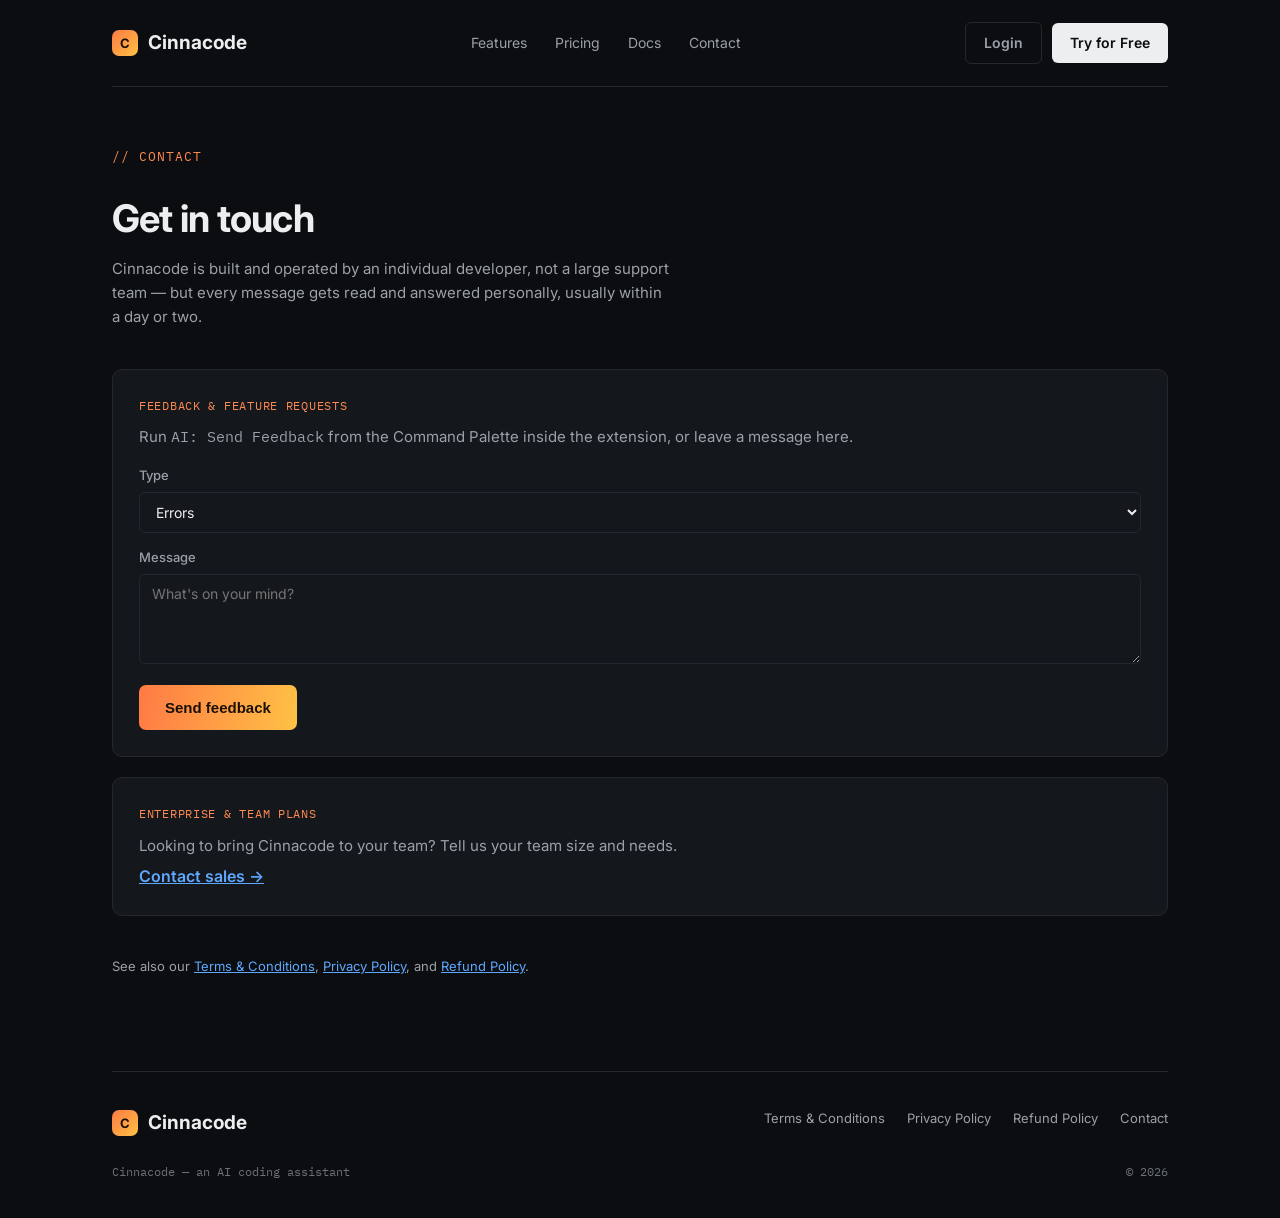
<file: contact.html>
<!DOCTYPE html>
<html lang="en">
<head>
<meta charset="UTF-8">
<meta name="viewport" content="width=device-width, initial-scale=1.0">
<meta name="description" content="Get in touch with Cinnacode for support, feedback, or enterprise plans.">
<link rel="canonical" href="https://cinnacode.in/contact.html">
<meta property="og:type" content="website">
<meta property="og:title" content="Contact — Cinnacode">
<meta property="og:description" content="Get in touch with Cinnacode for support, feedback, or enterprise plans.">
<meta property="og:url" content="https://cinnacode.in/contact.html">
<meta property="og:image" content="https://cinnacode.in/og-image.png">
<meta property="og:site_name" content="Cinnacode">
<meta name="twitter:card" content="summary_large_image">
<meta name="twitter:title" content="Contact — Cinnacode">
<meta name="twitter:description" content="Get in touch with Cinnacode for support, feedback, or enterprise plans.">
<meta name="twitter:image" content="https://cinnacode.in/og-image.png">

<title>Contact — Cinnacode</title>
<link rel="preconnect" href="https://fonts.googleapis.com">
<link href="https://fonts.googleapis.com/css2?family=Inter:wght@400;500;600;700;800&family=IBM+Plex+Mono:wght@400;500;600&display=swap" rel="stylesheet">
<link rel="stylesheet" href="style.css">
<link rel="icon" type="image/svg+xml" href="favicon.svg">
<!-- Google Analytics (GA4) — codesail.in/cinnacode.com property -->
<script async src="https://www.googletagmanager.com/gtag/js?id=G-FKMWRY9R9C"></script>
<script>
  window.dataLayer = window.dataLayer || [];
  function gtag(){dataLayer.push(arguments);}
  gtag('js', new Date());
  gtag('config', 'G-FKMWRY9R9C');
</script>
</head>
<body>

<div class="wrap">
  <nav class="site-nav">
    <a href="index.html" class="brand"><span class="brand-mark">C</span>Cinnacode</a>
    <div class="nav-links">
      <a href="index.html#features">Features</a>
      <a href="index.html#pricing">Pricing</a>
      <a href="resources.html">Docs</a>
      <a href="contact.html">Contact</a>
    </div>
    <div style="display: flex; align-items: center; gap: 10px;">
      <a href="login.html" class="nav-cta" id="loginNavBtn" style="background:transparent;border:1px solid var(--line);color:var(--text-dim);">Login</a>
      <a href="register.html" class="nav-cta">Try for Free</a>
    </div>
  </nav>
</div>

<div class="wrap">
  <section class="legal-page">
    <div class="section-label">// contact</div>
    <h1>Get in touch</h1>
    <p style="max-width: 560px; margin-top: 8px;">Cinnacode is built and operated by an individual developer, not a large support team — but every message gets read and answered personally, usually within a day or two.</p>

    <div class="contact-grid">
      <div class="contact-card" style="grid-column: 1 / -1;">
        <div class="label">Feedback & feature requests</div>
        <p style="margin-bottom: 16px;">Run <code class="mono">AI: Send Feedback</code> from the Command Palette inside the extension, or leave a message here.</p>

        <div class="error-box" id="feedbackError"></div>
        <div id="feedbackSuccess" style="display:none; background: rgba(95,203,142,0.12); border: 1px solid var(--success); color: var(--success); padding: 13px 15px; border-radius: 7px; font-size: 14px; margin-bottom: 20px;">Thanks — your feedback has been recorded.</div>

        <form id="feedbackForm">
          <label for="feedbackType" style="text-transform: none; font-family: 'Inter', sans-serif; font-weight: 500; margin-bottom: 6px; display: block; font-size: 13px; color: var(--text-dim);">Type</label>
          <select id="feedbackType" style="width: 100%; padding: 10px 12px; background: var(--panel); border: 1px solid var(--line); border-radius: 6px; color: var(--text); font-size: 14px; margin-bottom: 14px;">
            <option value="bug">Errors</option>
            <option value="feature_request">Feature Request</option>
            <option value="general">Feedback</option>
          </select>

          <label for="feedbackMessage" style="text-transform: none; font-family: 'Inter', sans-serif; font-weight: 500; margin-bottom: 6px; display: block; font-size: 13px; color: var(--text-dim);">Message</label>
          <textarea id="feedbackMessage" rows="4" required placeholder="What's on your mind?" style="width: 100%; padding: 10px 12px; background: var(--panel); border: 1px solid var(--line); border-radius: 6px; color: var(--text); font-size: 14px; font-family: 'Inter', sans-serif; margin-bottom: 14px; resize: vertical;"></textarea>

          <button type="submit" class="btn-primary" id="feedbackSubmitBtn">Send feedback</button>
        </form>
      </div>

      <div class="contact-card" style="grid-column: 1 / -1;">
        <div class="label">Enterprise & team plans</div>
        <p>Looking to bring Cinnacode to your team? Tell us your team size and needs.</p>
        <div class="value"><a href="mailto:sailendrags@gmail.com?subject=Cinnacode%20for%20Enterprise">Contact sales →</a></div>
      </div>
    </div>

    <p style="margin-top: 40px; font-size: 13px;">See also our <a href="terms.html">Terms & Conditions</a>, <a href="privacy.html">Privacy Policy</a>, and <a href="refund.html">Refund Policy</a>.</p>
  </section>
</div>

<div class="wrap">
  <footer class="site-footer">
    <div class="footer-top">
      <div class="brand"><span class="brand-mark">C</span>Cinnacode</div>
      <div class="footer-links">
        <a href="terms.html">Terms & Conditions</a>
        <a href="privacy.html">Privacy Policy</a>
        <a href="refund.html">Refund Policy</a>
        <a href="contact.html">Contact</a>
      </div>
    </div>
    <div class="footer-bottom">
      <div>Cinnacode — an AI coding assistant</div>
      <div>© 2026</div>
    </div>
  </footer>
</div>

<script>
  // Hide the Login button and relabel Get started -> My account when a
  // session already exists in this browser.
  const savedToken = localStorage.getItem('cinnacode_token');
  if (savedToken) {
    const navCta = document.querySelector('a[href="register.html"].nav-cta');
    const loginBtn = document.getElementById('loginNavBtn');
    if (navCta) {
      navCta.textContent = 'My account';
      navCta.href = 'dashboard.html';
    }
    if (loginBtn) {
      loginBtn.style.display = 'none';
    }
  }
</script>
<script>
  const BACKEND_URL = 'https://sail-backend-production-154d.up.railway.app';

  const feedbackForm = document.getElementById('feedbackForm');
  const feedbackError = document.getElementById('feedbackError');
  const feedbackSuccess = document.getElementById('feedbackSuccess');
  const feedbackSubmitBtn = document.getElementById('feedbackSubmitBtn');

  feedbackForm.addEventListener('submit', async (e) => {
    e.preventDefault();
    feedbackError.style.display = 'none';
    feedbackSuccess.style.display = 'none';
    feedbackSubmitBtn.disabled = true;
    feedbackSubmitBtn.textContent = 'Sending...';

    const type = document.getElementById('feedbackType').value;
    const message = document.getElementById('feedbackMessage').value.trim();

    // Attach the visitor's token if they're logged in, so feedback can be
    // linked to their account — but submission works fine without one too.
    const token = localStorage.getItem('cinnacode_token');
    const headers = { 'Content-Type': 'application/json' };
    if (token) headers['Authorization'] = `Bearer ${token}`;

    try {
      const response = await fetch(`${BACKEND_URL}/feedback`, {
        method: 'POST',
        headers: headers,
        body: JSON.stringify({ type, message })
      });

      if (!response.ok) throw new Error('Could not send feedback. Please try again.');

      feedbackSuccess.style.display = 'block';
      feedbackForm.reset();

    } catch (err) {
      feedbackError.textContent = err.message;
      feedbackError.style.display = 'block';
    } finally {
      feedbackSubmitBtn.disabled = false;
      feedbackSubmitBtn.textContent = 'Send feedback';
    }
  });
</script>

</body>
</html>
</file>
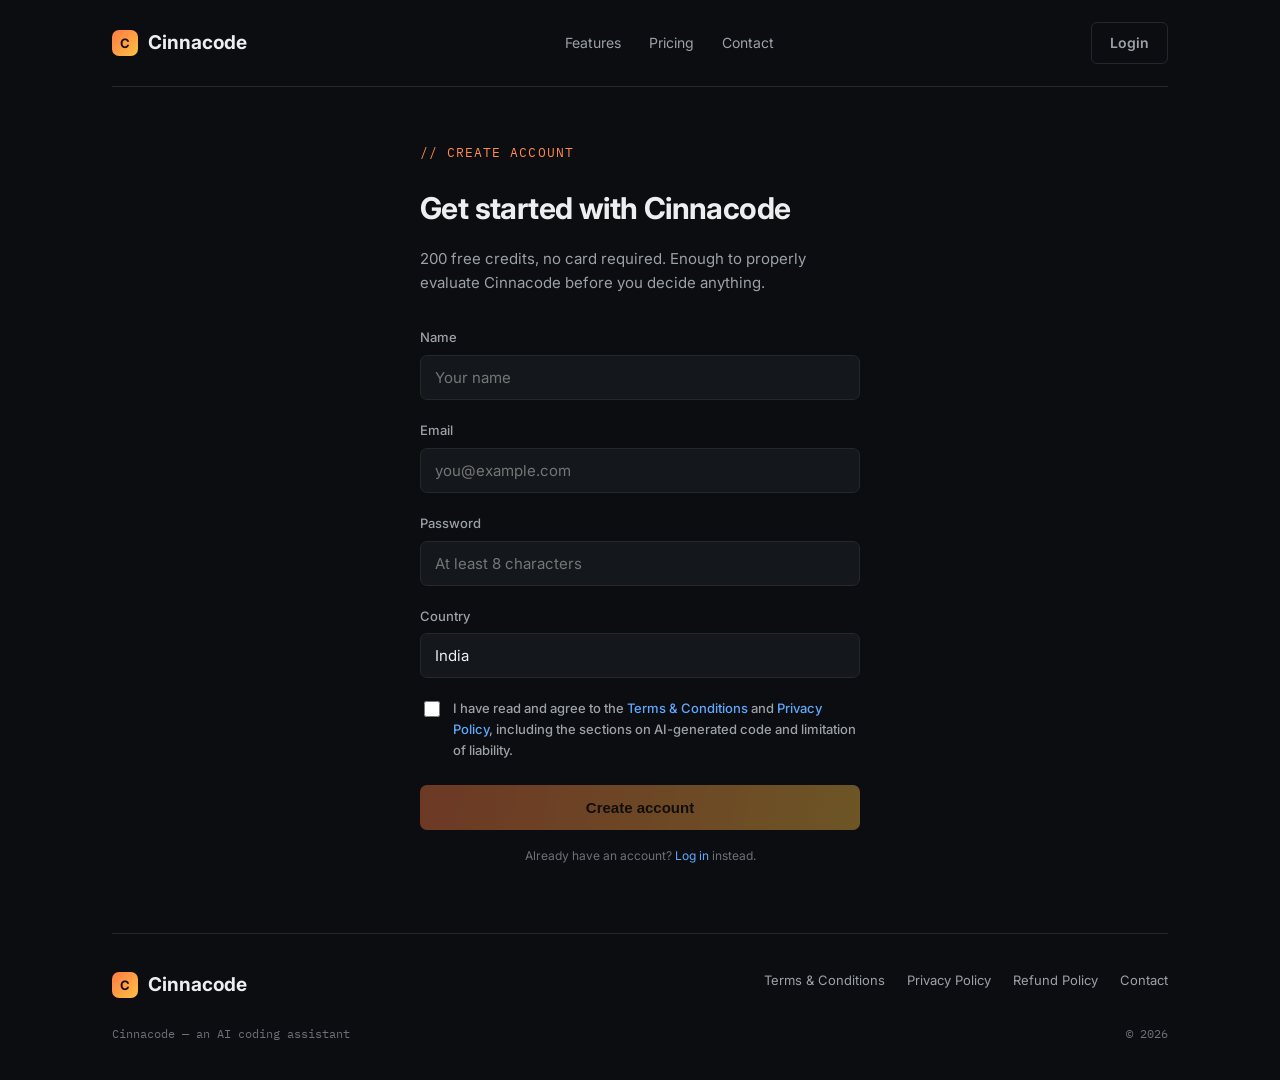
<file: dashboard.html>
<!DOCTYPE html>
<html lang="en">
<head>
<meta charset="UTF-8">
<meta name="viewport" content="width=device-width, initial-scale=1.0">
<meta name="robots" content="noindex, nofollow">
<meta name="description" content="Your Cinnacode account dashboard.">
<link rel="canonical" href="https://cinnacode.in/dashboard.html">
<meta property="og:type" content="website">
<meta property="og:title" content="Dashboard — Cinnacode">
<meta property="og:description" content="Your Cinnacode account dashboard.">
<meta property="og:url" content="https://cinnacode.in/dashboard.html">
<meta property="og:image" content="https://cinnacode.in/og-image.png">
<meta property="og:site_name" content="Cinnacode">
<meta name="twitter:card" content="summary_large_image">
<meta name="twitter:title" content="Dashboard — Cinnacode">
<meta name="twitter:description" content="Your Cinnacode account dashboard.">
<meta name="twitter:image" content="https://cinnacode.in/og-image.png">

<title>Dashboard — Cinnacode</title>
<link rel="preconnect" href="https://fonts.googleapis.com">
<link href="https://fonts.googleapis.com/css2?family=Inter:wght@400;500;600;700;800&family=IBM+Plex+Mono:wght@400;500;600&display=swap" rel="stylesheet">
<link rel="stylesheet" href="style.css">
<link rel="icon" type="image/svg+xml" href="favicon.svg">
<!-- Google Analytics (GA4) — codesail.in/cinnacode.com property -->
<script async src="https://www.googletagmanager.com/gtag/js?id=G-FKMWRY9R9C"></script>
<script>
  window.dataLayer = window.dataLayer || [];
  function gtag(){dataLayer.push(arguments);}
  gtag('js', new Date());
  gtag('config', 'G-FKMWRY9R9C');
</script>
<style>
  /* Dashboard-specific additions, kept local since only this page needs them */
  .dash-header { display: flex; justify-content: space-between; align-items: flex-start; flex-wrap: wrap; gap: 20px; margin-bottom: 40px; }
  .dash-stats { display: grid; grid-template-columns: repeat(3, 1fr); gap: 16px; margin-bottom: 48px; }
  .stat-card { background: var(--panel); border: 1px solid var(--line); border-radius: 10px; padding: 24px; }
  .stat-label { font-family: 'IBM Plex Mono', monospace; font-size: 12px; color: var(--text-dim); text-transform: uppercase; letter-spacing: 0.06em; margin-bottom: 10px; }
  .stat-value { font-size: 28px; font-weight: 800; }
  .stat-value.accent { color: var(--accent-solid); }
  .history-table { width: 100%; border-collapse: collapse; background: var(--panel); border: 1px solid var(--line); border-radius: 10px; overflow: hidden; }
  .history-table th { text-align: left; padding: 14px 20px; font-family: 'IBM Plex Mono', monospace; font-size: 12px; text-transform: uppercase; letter-spacing: 0.06em; color: var(--text-dim); border-bottom: 1px solid var(--line); background: var(--panel-2); }
  .history-table td { padding: 14px 20px; font-size: 14px; border-bottom: 1px solid var(--line); color: var(--text-dim); }
  .history-table tr:last-child td { border-bottom: none; }
  .history-table .amount-positive { color: var(--success); font-family: 'IBM Plex Mono', monospace; }
  .history-table .amount-negative { color: var(--text); font-family: 'IBM Plex Mono', monospace; }
  .empty-state { text-align: center; padding: 60px 20px; color: var(--text-dim); }
  .loading-state { text-align: center; padding: 60px 20px; color: var(--text-faint); font-family: 'IBM Plex Mono', monospace; font-size: 13px; }
</style>
</head>
<body>

<div class="wrap">
  <nav class="site-nav">
    <a href="index.html" class="brand"><span class="brand-mark">C</span>Cinnacode</a>
    <div class="nav-links">
      <a href="index.html#features">Features</a>
      <a href="index.html#pricing">Pricing</a>
      <a href="resources.html">Docs</a>
      <a href="contact.html">Contact</a>
    </div>
    <a href="#" class="nav-cta" id="logoutBtn" onclick="logout(); return false;">Log out</a>
  </nav>
</div>

<div class="wrap">
  <section class="legal-page">
    <div class="dash-header">
      <div>
        <div class="section-label">// your account</div>
        <h1 id="dashHeading">Dashboard</h1>
        <p class="sub" id="loggedInAs" style="margin-top: 6px; margin-bottom: 0;"><strong style="color: var(--text); font-weight: 700;">Logged in as:</strong> <span id="loggedInName" style="color: var(--accent-solid); font-weight: 600;"></span></p>
      </div>
      <div style="display: flex; gap: 10px; flex-wrap: wrap;">
        <a href="admin.html" id="adminLink" class="btn-secondary" style="display: none;">Admin</a>
        <a href="https://marketplace.visualstudio.com/items?itemName=cinnacode.cinnacode" target="_blank" class="btn-secondary">Download extension</a>
        <a href="index.html#pricing" class="btn-primary">Buy more credits</a>
      </div>
    </div>

    <div id="loadingState" class="loading-state">// loading your account...</div>

    <div id="dashContent" style="display: none;">
      <div class="dash-stats">
        <div class="stat-card">
          <div class="stat-label">Current balance</div>
          <div class="stat-value accent" id="statBalance">—</div>
        </div>
        <div class="stat-card">
          <div class="stat-label">Total credits used</div>
          <div class="stat-value" id="statUsed">—</div>
        </div>
        <div class="stat-card">
          <div class="stat-label">Cost per action</div>
          <div class="stat-value" style="font-size: 15px; font-weight: 500;" id="statCosts">—</div>
        </div>
      </div>

      <div class="section-label">// your access key</div>
      <div class="key-box" style="margin-bottom: 40px;">
        <div class="key-label">Use this to log in from VS Code</div>
        <div class="key-value" id="dashKeyValue">—</div>
        <button class="copy-btn" id="dashCopyBtn" onclick="copyDashKey()">Copy key</button>
        <ol class="steps" style="margin-top: 22px; margin-bottom: 0;">
          <li>Install <strong>Cinnacode</strong> from the VS Code Marketplace.</li>
          <li>Open the Command Palette: press <code>Cmd+Shift+P</code> (Mac) or <code>Ctrl+Shift+P</code> (Windows/Linux).</li>
          <li>Type and select <code>AI: Login with GitHub</code>.</li>
          <li>Paste the key above when prompted, then press Enter.</li>
        </ol>
      </div>

      <div class="section-label">// usage history</div>
      <div id="historyContainer">
        <table class="history-table" id="historyTable" style="display: none;">
          <thead>
            <tr>
              <th>Date</th>
              <th>Type</th>
              <th>Description</th>
              <th>Amount</th>
              <th>Balance after</th>
            </tr>
          </thead>
          <tbody id="historyBody"></tbody>
        </table>
        <div class="empty-state" id="emptyHistory" style="display: none;">
          No usage yet — your history will appear here once you start using Cinnacode.
        </div>
      </div>
    </div>
  </section>
</div>

<div class="wrap">
  <footer class="site-footer">
    <div class="footer-top">
      <div class="brand"><span class="brand-mark">C</span>Cinnacode</div>
      <div class="footer-links">
        <a href="terms.html">Terms & Conditions</a>
        <a href="privacy.html">Privacy Policy</a>
        <a href="refund.html">Refund Policy</a>
        <a href="contact.html">Contact</a>
      </div>
    </div>
    <div class="footer-bottom">
      <div>Cinnacode — an AI coding assistant</div>
      <div>© 2026</div>
    </div>
  </footer>
</div>

<script>
  const BACKEND_URL = 'https://sail-backend-production-154d.up.railway.app';

  const token = localStorage.getItem('cinnacode_token');

  // Decode the JWT payload (client-side, display only — not a security
  // check, since real auth happens server-side on every API call). The
  // token already carries "login" for every account type, and "name" for
  // GitHub accounts specifically, so no extra API call is needed just to
  // show who's logged in.
  function decodeTokenPayload(jwt) {
    try {
      const payloadBase64 = jwt.split('.')[1];
      const decoded = atob(payloadBase64.replace(/-/g, '+').replace(/_/g, '/'));
      return JSON.parse(decoded);
    } catch {
      return null;
    }
  }

  if (token) {
    const payload = decodeTokenPayload(token);
    if (payload) {
      const displayName = payload.name || payload.login || 'your account';
      document.getElementById('loggedInName').textContent = displayName;

      // Only admins ever see this link — regular users never get it,
      // regardless of whether they know the admin.html URL exists.
      if (payload.is_admin) {
        document.getElementById('adminLink').style.display = 'inline-block';
      }
    }
    // The key is just the raw token already sitting in localStorage — same
    // value shown once at registration, now always retrievable here too.
    document.getElementById('dashKeyValue').textContent = token;
  }

  function copyDashKey() {
    navigator.clipboard.writeText(token);
    const btn = document.getElementById('dashCopyBtn');
    btn.textContent = 'Copied!';
    btn.classList.add('copied');
    setTimeout(() => {
      btn.textContent = 'Copy key';
      btn.classList.remove('copied');
    }, 2000);
  }

  // No token at all — this page requires an account, send to registration
  // (which also handles "returning user" login via the same email).
  if (!token) {
    window.location.href = 'register.html';
  }

  async function loadDashboard() {
    try {
      const [creditsRes, transactionsRes] = await Promise.all([
        fetch(`${BACKEND_URL}/claude/credits`, {
          headers: { 'Authorization': `Bearer ${token}` }
        }),
        fetch(`${BACKEND_URL}/claude/transactions`, {
          headers: { 'Authorization': `Bearer ${token}` }
        })
      ]);

      if (creditsRes.status === 401 || transactionsRes.status === 401) {
        // Token expired or invalid — clear it and send back to register/login
        localStorage.removeItem('cinnacode_token');
        window.location.href = 'register.html';
        return;
      }

      if (!creditsRes.ok || !transactionsRes.ok) {
        throw new Error('Could not load your account right now.');
      }

      const credits = await creditsRes.json();
      const transactionsData = await transactionsRes.json();

      document.getElementById('statBalance').textContent = credits.credits_balance.toLocaleString();
      document.getElementById('statUsed').textContent = credits.credits_used_total.toLocaleString();
      document.getElementById('statCosts').textContent =
        `${credits.chat_cost} / chat · ${credits.completion_cost} / completion`;

      const transactions = transactionsData.transactions || [];

      if (transactions.length === 0) {
        document.getElementById('emptyHistory').style.display = 'block';
      } else {
        const tbody = document.getElementById('historyBody');
        transactions.forEach(t => {
          const row = document.createElement('tr');
          const date = new Date(t.created_at).toLocaleDateString('en-IN', {
            year: 'numeric', month: 'short', day: 'numeric'
          });
          const amountClass = t.amount > 0 ? 'amount-positive' : 'amount-negative';
          const amountText = t.amount > 0 ? `+${t.amount}` : `${t.amount}`;

          row.innerHTML = `
            <td>${date}</td>
            <td style="text-transform: capitalize;">${t.type}</td>
            <td>${t.description || '—'}</td>
            <td class="${amountClass}">${amountText}</td>
            <td class="mono">${t.balance_after}</td>
          `;
          tbody.appendChild(row);
        });
        document.getElementById('historyTable').style.display = 'table';
      }

      document.getElementById('loadingState').style.display = 'none';
      document.getElementById('dashContent').style.display = 'block';

    } catch (err) {
      document.getElementById('loadingState').textContent = '// ' + (err.message || 'something went wrong loading your dashboard');
    }
  }

  function logout() {
    localStorage.removeItem('cinnacode_token');
    window.location.href = 'index.html';
  }

  if (token) {
    loadDashboard();
  }
</script>

</body>
</html>
</file>
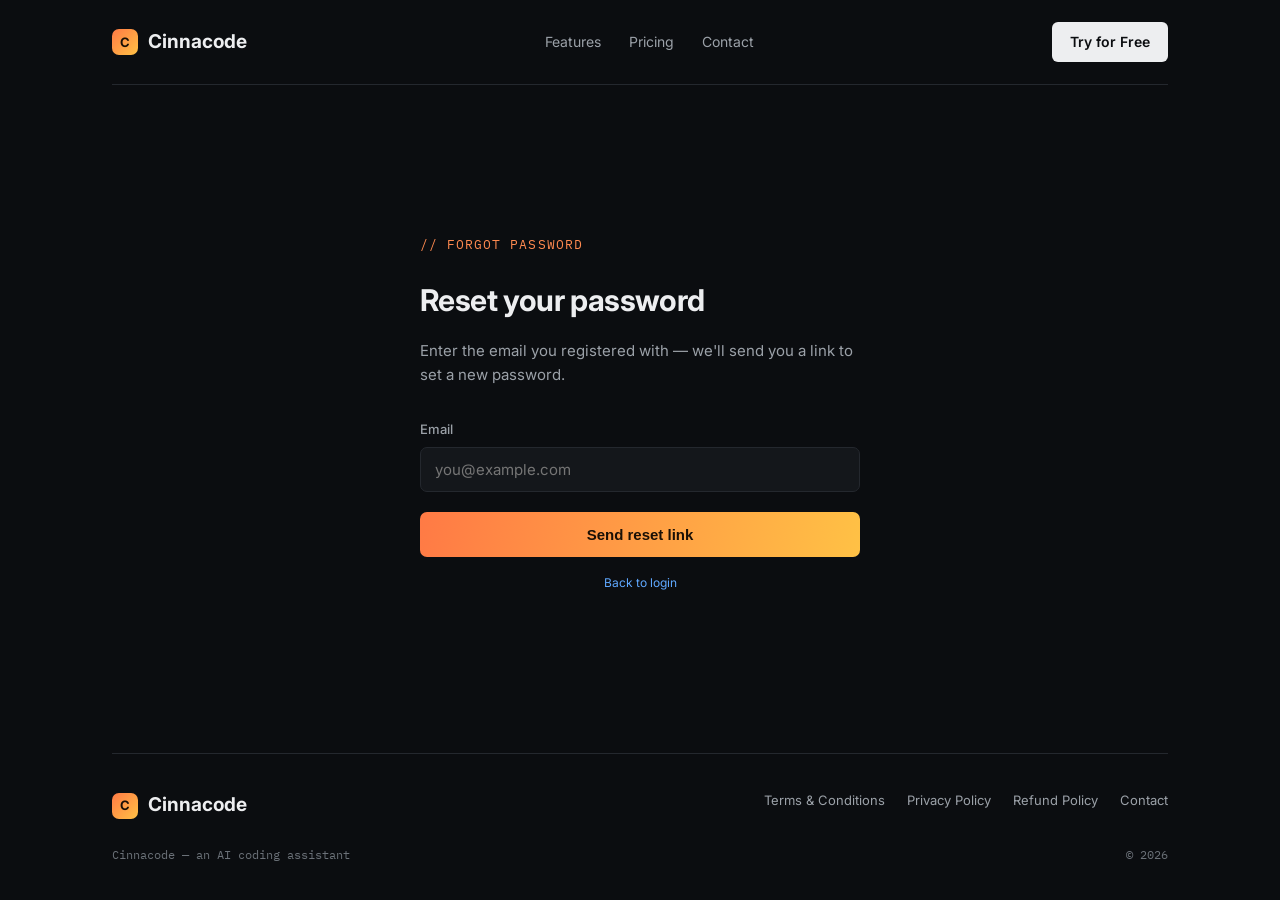
<file: forgot-password.html>
<!DOCTYPE html>
<html lang="en">
<head>
<meta charset="UTF-8">
<meta name="viewport" content="width=device-width, initial-scale=1.0">
<meta name="robots" content="noindex, nofollow">
<title>Reset your password — Cinnacode</title>
<link rel="preconnect" href="https://fonts.googleapis.com">
<link href="https://fonts.googleapis.com/css2?family=Inter:wght@400;500;600;700;800&family=IBM+Plex+Mono:wght@400;500;600&display=swap" rel="stylesheet">
<link rel="stylesheet" href="style.css">
<link rel="icon" type="image/svg+xml" href="favicon.svg">
<script async src="https://www.googletagmanager.com/gtag/js?id=G-FKMWRY9R9C"></script>
<script>
  window.dataLayer = window.dataLayer || [];
  function gtag(){dataLayer.push(arguments);}
  gtag('js', new Date());
  gtag('config', 'G-FKMWRY9R9C');
</script>
</head>
<body>

<div class="wrap">
  <nav class="site-nav">
    <a href="index.html" class="brand"><span class="brand-mark">C</span>Cinnacode</a>
    <div class="nav-links">
      <a href="index.html#features">Features</a>
      <a href="index.html#pricing">Pricing</a>
      <a href="contact.html">Contact</a>
    </div>
    <a href="register.html" class="nav-cta">Try for Free</a>
  </nav>
</div>

<main class="form-main">
  <div class="panel" id="formPanel">
    <div class="section-label">// forgot password</div>
    <h1>Reset your password</h1>
    <p class="sub">Enter the email you registered with — we'll send you a link to set a new password.</p>

    <div class="error-box" id="errorBox"></div>

    <form id="forgotForm">
      <label for="email">Email</label>
      <input type="email" id="email" placeholder="you@example.com" required>

      <button type="submit" class="btn-primary" id="submitBtn" style="width: 100%;">Send reset link</button>
    </form>

    <p class="terms-note"><a href="login.html">Back to login</a></p>
  </div>

  <div class="panel" id="successPanel" style="display: none; text-align: center;">
    <div class="success-icon" style="margin-left: auto; margin-right: auto;">✓</div>
    <div class="section-label">// check your email</div>
    <h1>Link sent</h1>
    <p class="sub" style="margin-top: 16px;">If an account exists with that email, a reset link is on its way. It expires in 30 minutes.</p>
    <p class="terms-note"><a href="login.html">Back to login</a></p>
  </div>
</main>

<div class="wrap">
  <footer class="site-footer">
    <div class="footer-top">
      <div class="brand"><span class="brand-mark">C</span>Cinnacode</div>
      <div class="footer-links">
        <a href="terms.html">Terms & Conditions</a>
        <a href="privacy.html">Privacy Policy</a>
        <a href="refund.html">Refund Policy</a>
        <a href="contact.html">Contact</a>
      </div>
    </div>
    <div class="footer-bottom">
      <div>Cinnacode — an AI coding assistant</div>
      <div>© 2026</div>
    </div>
  </footer>
</div>

<script>
  const BACKEND_URL = 'https://sail-backend-production-154d.up.railway.app';

  const form = document.getElementById('forgotForm');
  const errorBox = document.getElementById('errorBox');
  const submitBtn = document.getElementById('submitBtn');

  form.addEventListener('submit', async (e) => {
    e.preventDefault();
    errorBox.style.display = 'none';
    submitBtn.disabled = true;
    submitBtn.textContent = 'Sending...';

    const email = document.getElementById('email').value.trim();

    try {
      const response = await fetch(`${BACKEND_URL}/auth/guest/forgot-password`, {
        method: 'POST',
        headers: { 'Content-Type': 'application/json' },
        body: JSON.stringify({ email })
      });

      // Always show the same success state regardless of response —
      // matches the backend's deliberate "don't reveal which emails
      // exist" behavior.
      document.getElementById('formPanel').style.display = 'none';
      document.getElementById('successPanel').style.display = 'block';

    } catch (err) {
      errorBox.textContent = 'Something went wrong. Please try again.';
      errorBox.style.display = 'block';
      submitBtn.disabled = false;
      submitBtn.textContent = 'Send reset link';
    }
  });
</script>

</body>
</html>
</file>
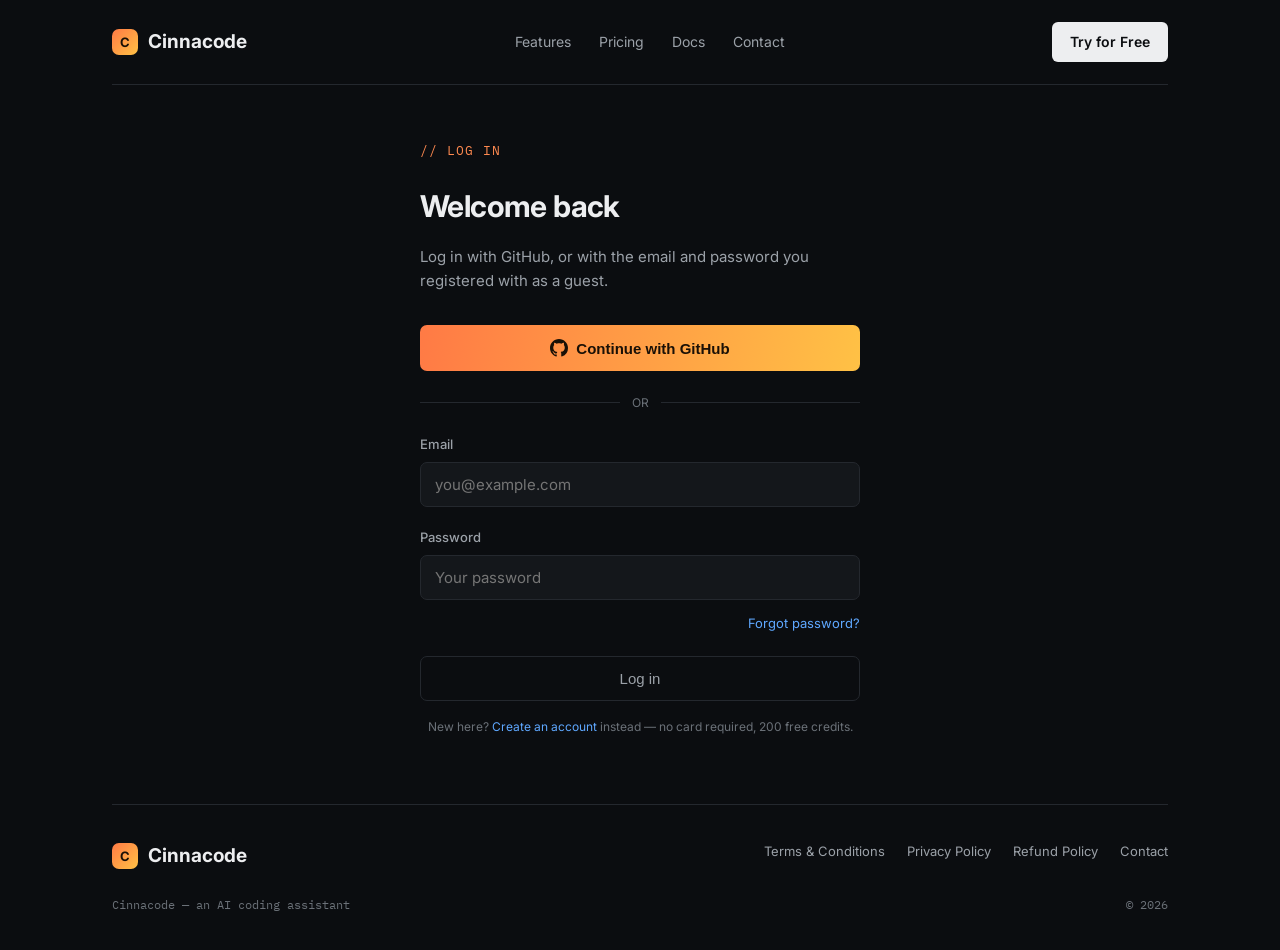
<file: login.html>
<!DOCTYPE html>
<html lang="en">
<head>
<meta charset="UTF-8">
<meta name="viewport" content="width=device-width, initial-scale=1.0">
<meta name="description" content="Log in to your Cinnacode account to access your dashboard, credit balance, and usage history.">
<link rel="canonical" href="https://cinnacode.in/login.html">
<meta property="og:type" content="website">
<meta property="og:title" content="Log in — Cinnacode">
<meta property="og:description" content="Log in to your Cinnacode account to access your dashboard, credit balance, and usage history.">
<meta property="og:url" content="https://cinnacode.in/login.html">
<meta property="og:image" content="https://cinnacode.in/og-image.png">
<meta property="og:site_name" content="Cinnacode">
<meta name="twitter:card" content="summary_large_image">
<meta name="twitter:title" content="Log in — Cinnacode">
<meta name="twitter:description" content="Log in to your Cinnacode account to access your dashboard, credit balance, and usage history.">
<meta name="twitter:image" content="https://cinnacode.in/og-image.png">

<title>Log in — Cinnacode</title>
<link rel="preconnect" href="https://fonts.googleapis.com">
<link href="https://fonts.googleapis.com/css2?family=Inter:wght@400;500;600;700;800&family=IBM+Plex+Mono:wght@400;500;600&display=swap" rel="stylesheet">
<link rel="stylesheet" href="style.css">
<link rel="icon" type="image/svg+xml" href="favicon.svg">
<!-- Google Analytics (GA4) — codesail.in/cinnacode.com property -->
<script async src="https://www.googletagmanager.com/gtag/js?id=G-FKMWRY9R9C"></script>
<script>
  window.dataLayer = window.dataLayer || [];
  function gtag(){dataLayer.push(arguments);}
  gtag('js', new Date());
  gtag('config', 'G-FKMWRY9R9C');
</script>
</head>
<body>

<div class="wrap">
  <nav class="site-nav">
    <a href="index.html" class="brand"><span class="brand-mark">C</span>Cinnacode</a>
    <div class="nav-links">
      <a href="index.html#features">Features</a>
      <a href="index.html#pricing">Pricing</a>
      <a href="resources.html">Docs</a>
      <a href="contact.html">Contact</a>
    </div>
    <a href="register.html" class="nav-cta">Try for Free</a>
  </nav>
</div>

<main class="form-main">
  <div class="panel">
    <div class="section-label">// log in</div>
    <h1>Welcome back</h1>
    <p class="sub">Log in with GitHub, or with the email and password you registered with as a guest.</p>

    <div class="error-box" id="errorBox"></div>

    <button id="githubLoginBtn" class="btn-primary" style="width: 100%; display: flex; align-items: center; justify-content: center; gap: 8px;">
      <svg width="18" height="18" viewBox="0 0 16 16" fill="currentColor"><path d="M8 0C3.58 0 0 3.58 0 8c0 3.54 2.29 6.53 5.47 7.59.4.07.55-.17.55-.38 0-.19-.01-.82-.01-1.49-2.01.37-2.53-.49-2.69-.94-.09-.23-.48-.94-.82-1.13-.28-.15-.68-.52-.01-.53.63-.01 1.08.58 1.23.82.72 1.21 1.87.87 2.33.66.07-.52.28-.87.51-1.07-1.78-.2-3.64-.89-3.64-3.95 0-.87.31-1.59.82-2.15-.08-.2-.36-1.02.08-2.12 0 0 .67-.21 2.2.82.64-.18 1.32-.27 2-.27.68 0 1.36.09 2 .27 1.53-1.04 2.2-.82 2.2-.82.44 1.1.16 1.92.08 2.12.51.56.82 1.27.82 2.15 0 3.07-1.87 3.75-3.65 3.95.29.25.54.73.54 1.48 0 1.07-.01 1.93-.01 2.2 0 .21.15.46.55.38A8.01 8.01 0 0 0 16 8c0-4.42-3.58-8-8-8z"/></svg>
      Continue with GitHub
    </button>

    <div style="display: flex; align-items: center; gap: 12px; margin: 22px 0; color: var(--text-faint); font-size: 12px;">
      <div style="flex: 1; height: 1px; background: var(--line);"></div>
      OR
      <div style="flex: 1; height: 1px; background: var(--line);"></div>
    </div>

    <form id="guestLoginForm">
      <label for="guestEmail">Email</label>
      <input type="email" id="guestEmail" placeholder="you@example.com" required>

      <label for="guestPassword">Password</label>
      <input type="password" id="guestPassword" placeholder="Your password" required>
      <p style="text-align: right; margin-top: -10px; margin-bottom: 14px;"><a href="forgot-password.html" style="font-size: 13px;">Forgot password?</a></p>

      <button type="submit" class="btn-secondary" id="guestLoginBtn" style="width: 100%; margin-top: 6px;">Log in</button>
    </form>

    <p class="terms-note">New here? <a href="register.html">Create an account</a> instead — no card required, 200 free credits.</p>
  </div>
</main>

<div class="wrap">
  <footer class="site-footer">
    <div class="footer-top">
      <div class="brand"><span class="brand-mark">C</span>Cinnacode</div>
      <div class="footer-links">
        <a href="terms.html">Terms & Conditions</a>
        <a href="privacy.html">Privacy Policy</a>
        <a href="refund.html">Refund Policy</a>
        <a href="contact.html">Contact</a>
      </div>
    </div>
    <div class="footer-bottom">
      <div>Cinnacode — an AI coding assistant</div>
      <div>© 2026</div>
    </div>
  </footer>
</div>

<script>
  const BACKEND_URL = 'https://sail-backend-production-154d.up.railway.app';

  // Already logged in on this browser — skip straight to the dashboard.
  if (localStorage.getItem('cinnacode_token')) {
    window.location.href = 'dashboard.html';
  }

  const githubLoginBtn = document.getElementById('githubLoginBtn');
  const errorBox = document.getElementById('errorBox');

  githubLoginBtn.addEventListener('click', async () => {
    githubLoginBtn.disabled = true;
    errorBox.style.display = 'none';

    // Tell the backend this login is coming from the website, and exactly
    // which site to redirect back to once GitHub auth completes — this
    // works correctly whether we're on the temporary GitHub Pages URL or
    // the real cinnacode.com domain, since it's computed at click time
    // rather than hardcoded.
    const siteBase = window.location.href.substring(0, window.location.href.lastIndexOf('/') + 1);
    const statePayload = 'web|' + siteBase;

    try {
      const response = await fetch(`${BACKEND_URL}/auth/github/login?state=${encodeURIComponent(statePayload)}`);
      if (!response.ok) {
        throw new Error('Could not start GitHub login.');
      }
      const data = await response.json();
      window.location.href = data.url;
    } catch (err) {
      errorBox.textContent = err.message || 'Something went wrong. Please try again.';
      errorBox.style.display = 'block';
      githubLoginBtn.disabled = false;
    }
  });

  const guestLoginForm = document.getElementById('guestLoginForm');
  const guestLoginBtn = document.getElementById('guestLoginBtn');

  guestLoginForm.addEventListener('submit', async (e) => {
    e.preventDefault();
    errorBox.style.display = 'none';
    guestLoginBtn.disabled = true;
    guestLoginBtn.textContent = 'Logging in...';

    const email = document.getElementById('guestEmail').value.trim();
    const password = document.getElementById('guestPassword').value;

    try {
      const response = await fetch(`${BACKEND_URL}/auth/guest/login`, {
        method: 'POST',
        headers: { 'Content-Type': 'application/json' },
        body: JSON.stringify({ email, password })
      });

      if (!response.ok) {
        const errorData = await response.json().catch(() => ({}));
        throw new Error(errorData.detail || 'Invalid email or password.');
      }

      const data = await response.json();
      localStorage.setItem('cinnacode_token', data.access_token);
      window.location.href = 'dashboard.html';

    } catch (err) {
      errorBox.textContent = err.message;
      errorBox.style.display = 'block';
      guestLoginBtn.disabled = false;
      guestLoginBtn.textContent = 'Log in';
    }
  });
</script>

</body>
</html>
</file>
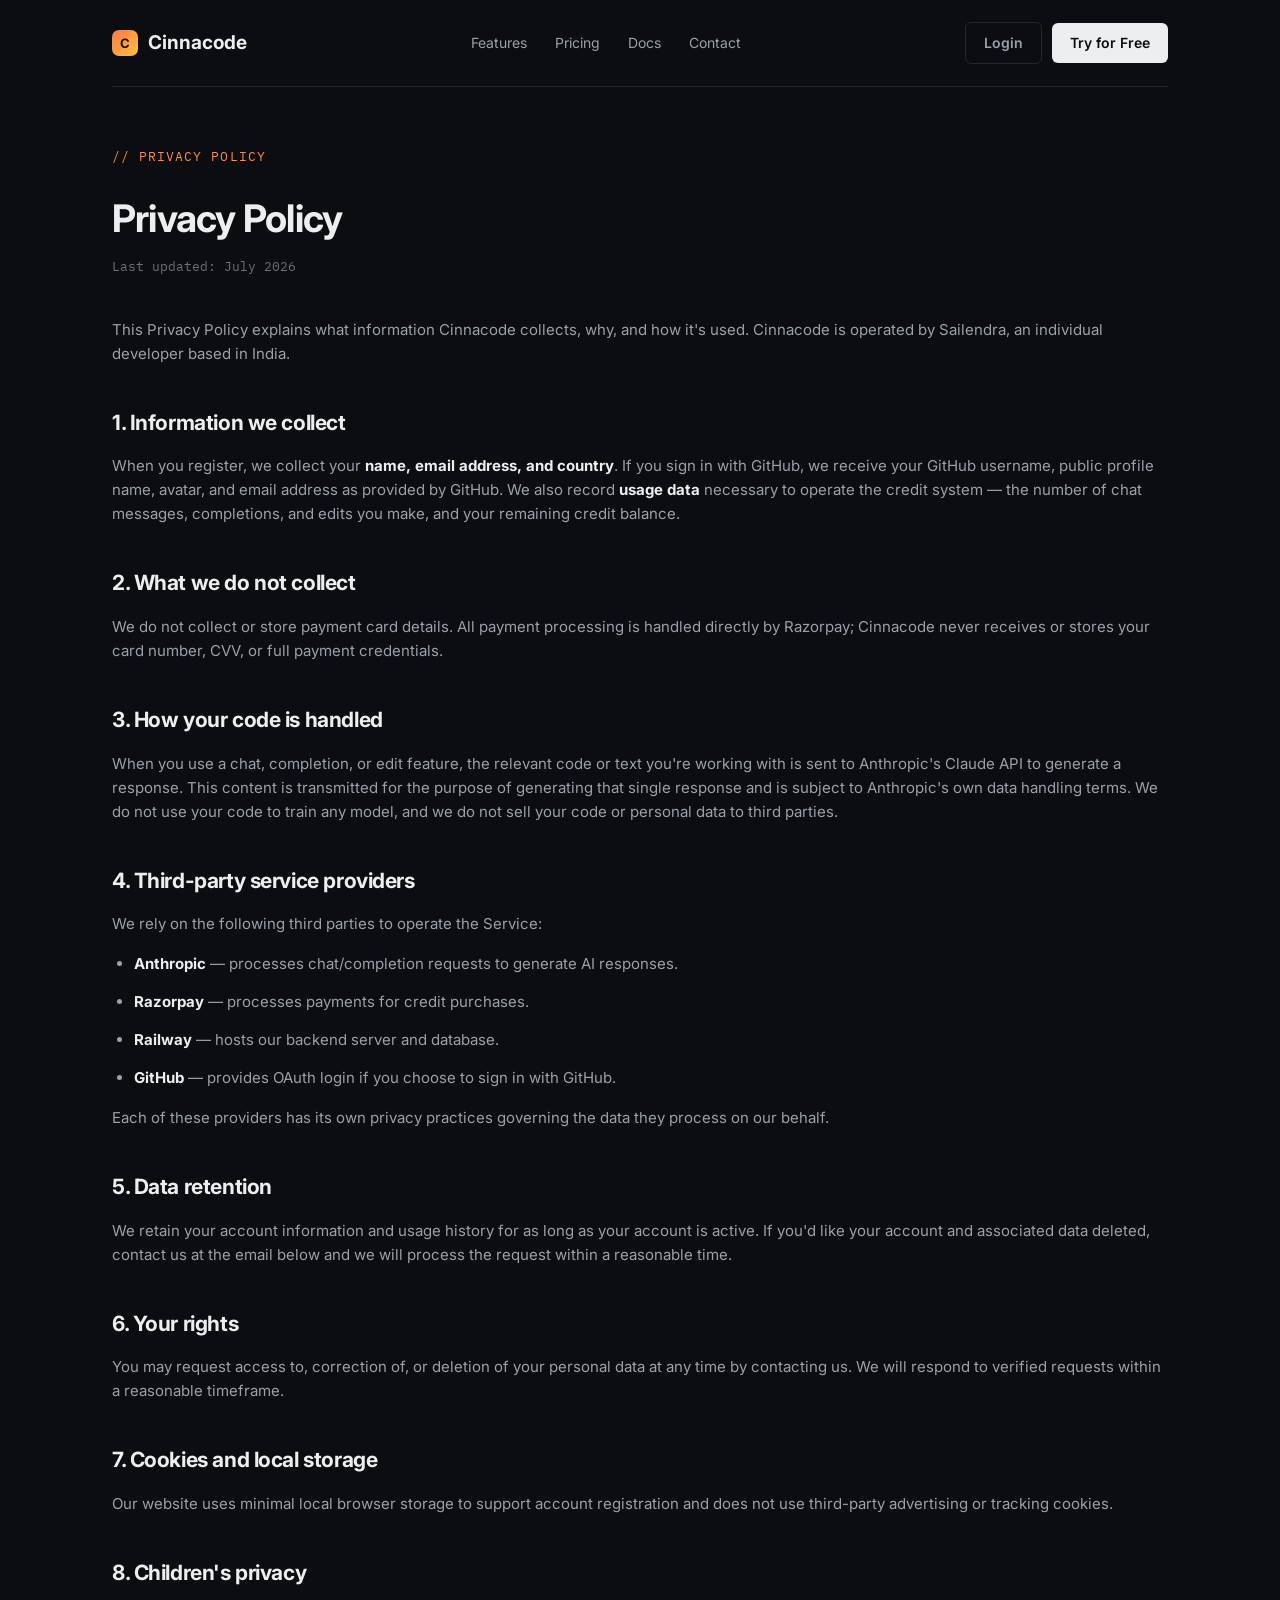
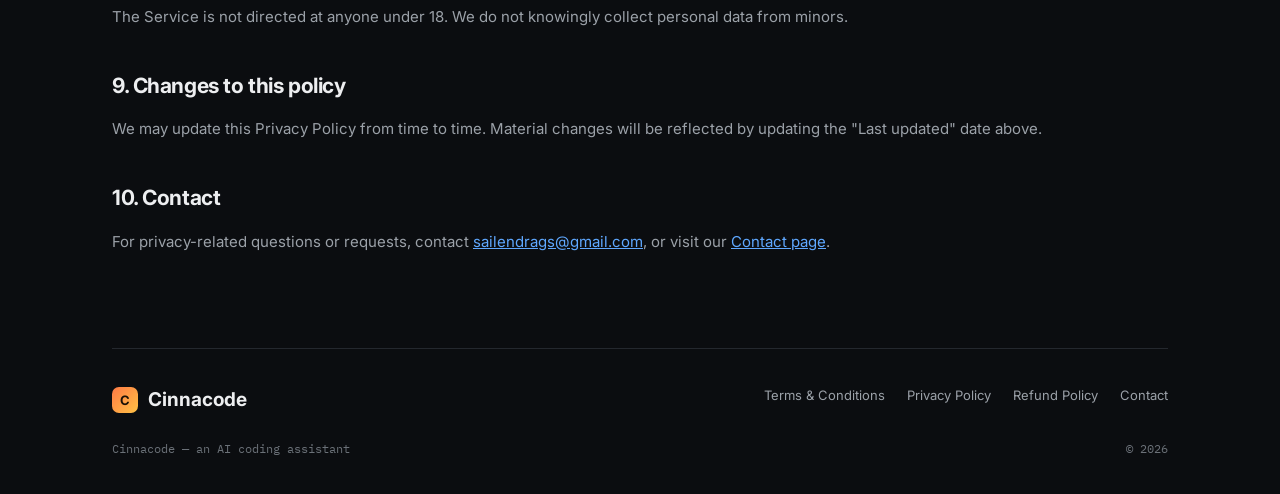
<file: privacy.html>
<!DOCTYPE html>
<html lang="en">
<head>
<meta charset="UTF-8">
<meta name="viewport" content="width=device-width, initial-scale=1.0">
<meta name="description" content="Privacy Policy for Cinnacode — what data we collect, how it's used, and your rights.">
<link rel="canonical" href="https://cinnacode.in/privacy.html">
<meta property="og:type" content="website">
<meta property="og:title" content="Privacy Policy — Cinnacode">
<meta property="og:description" content="Privacy Policy for Cinnacode — what data we collect, how it's used, and your rights.">
<meta property="og:url" content="https://cinnacode.in/privacy.html">
<meta property="og:image" content="https://cinnacode.in/og-image.png">
<meta property="og:site_name" content="Cinnacode">
<meta name="twitter:card" content="summary_large_image">
<meta name="twitter:title" content="Privacy Policy — Cinnacode">
<meta name="twitter:description" content="Privacy Policy for Cinnacode — what data we collect, how it's used, and your rights.">
<meta name="twitter:image" content="https://cinnacode.in/og-image.png">

<title>Privacy Policy — Cinnacode</title>
<link rel="preconnect" href="https://fonts.googleapis.com">
<link href="https://fonts.googleapis.com/css2?family=Inter:wght@400;500;600;700;800&family=IBM+Plex+Mono:wght@400;500;600&display=swap" rel="stylesheet">
<link rel="stylesheet" href="style.css">
<link rel="icon" type="image/svg+xml" href="favicon.svg">
<!-- Google Analytics (GA4) — codesail.in/cinnacode.com property -->
<script async src="https://www.googletagmanager.com/gtag/js?id=G-FKMWRY9R9C"></script>
<script>
  window.dataLayer = window.dataLayer || [];
  function gtag(){dataLayer.push(arguments);}
  gtag('js', new Date());
  gtag('config', 'G-FKMWRY9R9C');
</script>
</head>
<body>

<div class="wrap">
  <nav class="site-nav">
    <a href="index.html" class="brand"><span class="brand-mark">C</span>Cinnacode</a>
    <div class="nav-links">
      <a href="index.html#features">Features</a>
      <a href="index.html#pricing">Pricing</a>
      <a href="resources.html">Docs</a>
      <a href="contact.html">Contact</a>
    </div>
    <div style="display: flex; align-items: center; gap: 10px;">
      <a href="login.html" class="nav-cta" id="loginNavBtn" style="background:transparent;border:1px solid var(--line);color:var(--text-dim);">Login</a>
      <a href="register.html" class="nav-cta">Try for Free</a>
    </div>
  </nav>
</div>

<div class="wrap">
  <section class="legal-page">
    <div class="section-label">// privacy policy</div>
    <h1>Privacy Policy</h1>
    <div class="updated">Last updated: July 2026</div>

    <p>This Privacy Policy explains what information Cinnacode collects, why, and how it's used. Cinnacode is operated by Sailendra, an individual developer based in India.</p>

    <h2>1. Information we collect</h2>
    <p>When you register, we collect your <strong>name, email address, and country</strong>. If you sign in with GitHub, we receive your GitHub username, public profile name, avatar, and email address as provided by GitHub. We also record <strong>usage data</strong> necessary to operate the credit system — the number of chat messages, completions, and edits you make, and your remaining credit balance.</p>

    <h2>2. What we do not collect</h2>
    <p>We do not collect or store payment card details. All payment processing is handled directly by Razorpay; Cinnacode never receives or stores your card number, CVV, or full payment credentials.</p>

    <h2>3. How your code is handled</h2>
    <p>When you use a chat, completion, or edit feature, the relevant code or text you're working with is sent to Anthropic's Claude API to generate a response. This content is transmitted for the purpose of generating that single response and is subject to Anthropic's own data handling terms. We do not use your code to train any model, and we do not sell your code or personal data to third parties.</p>

    <h2>4. Third-party service providers</h2>
    <p>We rely on the following third parties to operate the Service:</p>
    <ul>
      <li><strong>Anthropic</strong> — processes chat/completion requests to generate AI responses.</li>
      <li><strong>Razorpay</strong> — processes payments for credit purchases.</li>
      <li><strong>Railway</strong> — hosts our backend server and database.</li>
      <li><strong>GitHub</strong> — provides OAuth login if you choose to sign in with GitHub.</li>
    </ul>
    <p>Each of these providers has its own privacy practices governing the data they process on our behalf.</p>

    <h2>5. Data retention</h2>
    <p>We retain your account information and usage history for as long as your account is active. If you'd like your account and associated data deleted, contact us at the email below and we will process the request within a reasonable time.</p>

    <h2>6. Your rights</h2>
    <p>You may request access to, correction of, or deletion of your personal data at any time by contacting us. We will respond to verified requests within a reasonable timeframe.</p>

    <h2>7. Cookies and local storage</h2>
    <p>Our website uses minimal local browser storage to support account registration and does not use third-party advertising or tracking cookies.</p>

    <h2>8. Children's privacy</h2>
    <p>The Service is not directed at anyone under 18. We do not knowingly collect personal data from minors.</p>

    <h2>9. Changes to this policy</h2>
    <p>We may update this Privacy Policy from time to time. Material changes will be reflected by updating the "Last updated" date above.</p>

    <h2>10. Contact</h2>
    <p>For privacy-related questions or requests, contact <a href="mailto:sailendrags@gmail.com">sailendrags@gmail.com</a>, or visit our <a href="contact.html">Contact page</a>.</p>
  </section>
</div>

<div class="wrap">
  <footer class="site-footer">
    <div class="footer-top">
      <div class="brand"><span class="brand-mark">C</span>Cinnacode</div>
      <div class="footer-links">
        <a href="terms.html">Terms & Conditions</a>
        <a href="privacy.html">Privacy Policy</a>
        <a href="refund.html">Refund Policy</a>
        <a href="contact.html">Contact</a>
      </div>
    </div>
    <div class="footer-bottom">
      <div>Cinnacode — an AI coding assistant</div>
      <div>© 2026</div>
    </div>
  </footer>
</div>

<script>
  // Hide the Login button and relabel Get started -> My account when a
  // session already exists in this browser.
  const savedToken = localStorage.getItem('cinnacode_token');
  if (savedToken) {
    const navCta = document.querySelector('a[href="register.html"].nav-cta');
    const loginBtn = document.getElementById('loginNavBtn');
    if (navCta) {
      navCta.textContent = 'My account';
      navCta.href = 'dashboard.html';
    }
    if (loginBtn) {
      loginBtn.style.display = 'none';
    }
  }
</script>
</body>
</html>
</file>
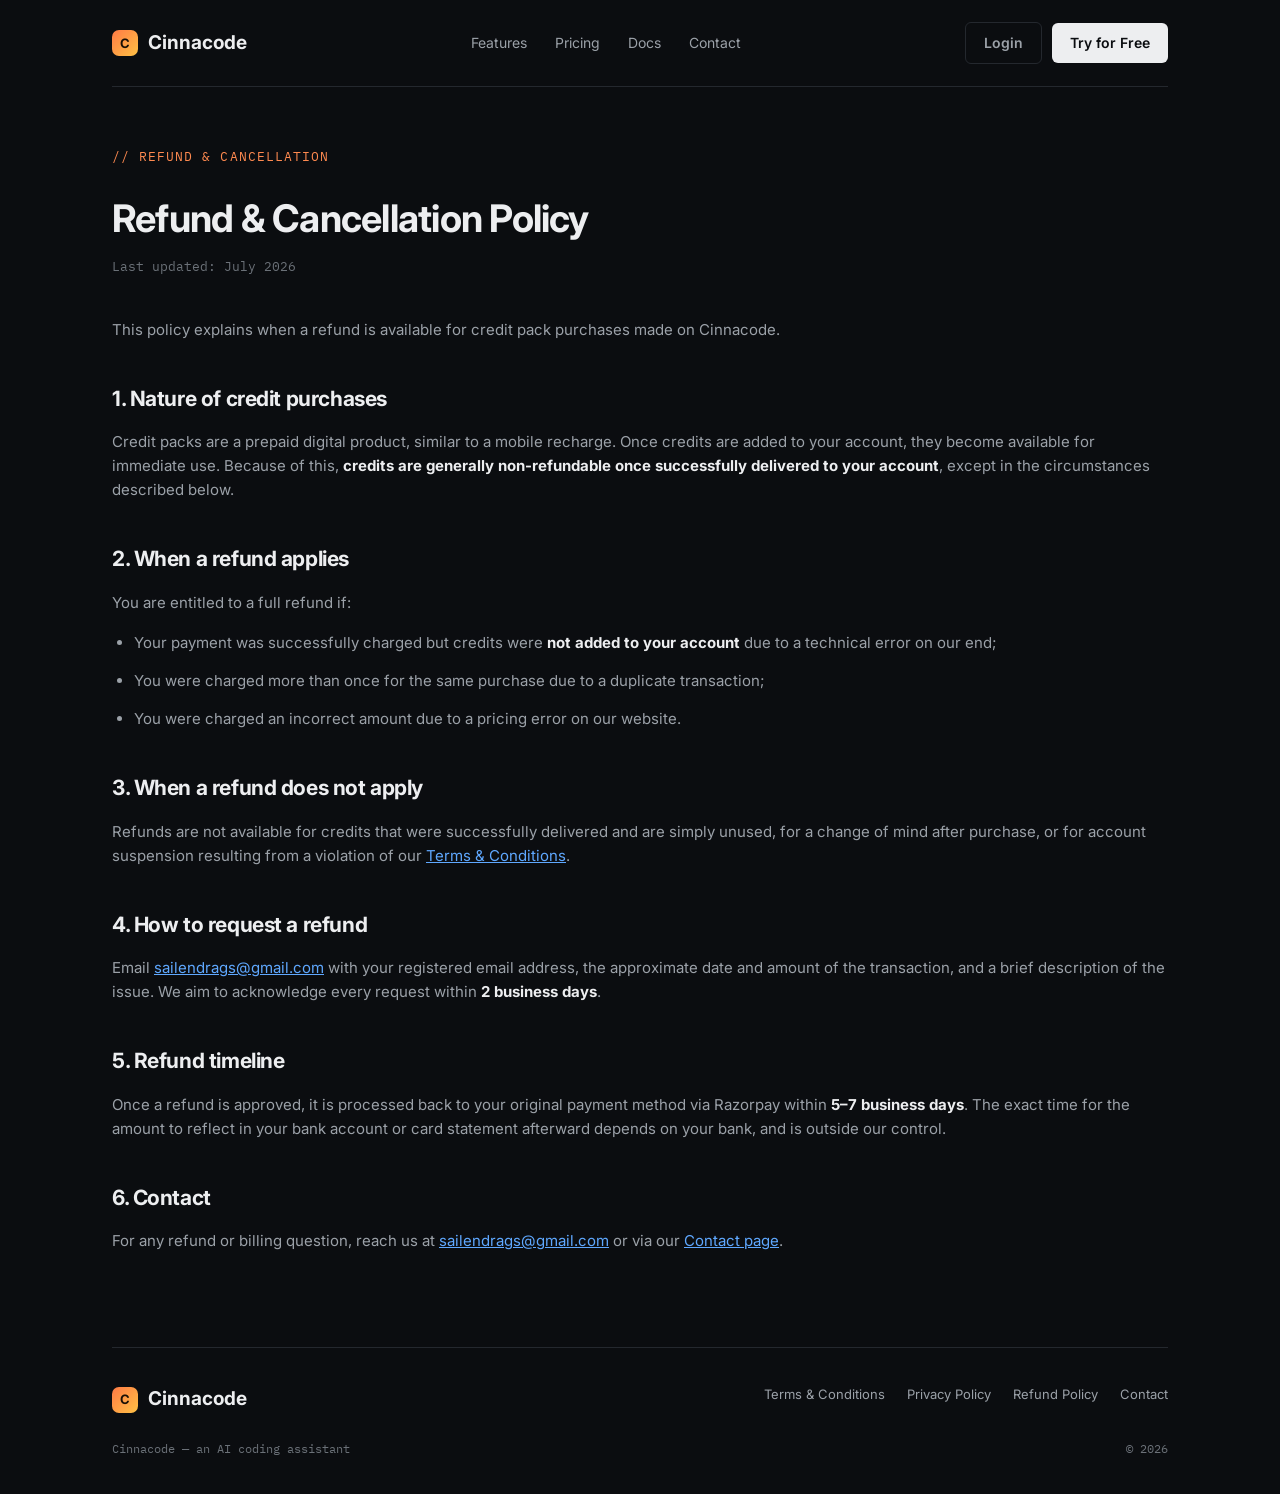
<file: refund.html>
<!DOCTYPE html>
<html lang="en">
<head>
<meta charset="UTF-8">
<meta name="viewport" content="width=device-width, initial-scale=1.0">
<meta name="description" content="Refund and Cancellation Policy for Cinnacode credit pack purchases.">
<link rel="canonical" href="https://cinnacode.in/refund.html">
<meta property="og:type" content="website">
<meta property="og:title" content="Refund & Cancellation Policy — Cinnacode">
<meta property="og:description" content="Refund and Cancellation Policy for Cinnacode credit pack purchases.">
<meta property="og:url" content="https://cinnacode.in/refund.html">
<meta property="og:image" content="https://cinnacode.in/og-image.png">
<meta property="og:site_name" content="Cinnacode">
<meta name="twitter:card" content="summary_large_image">
<meta name="twitter:title" content="Refund & Cancellation Policy — Cinnacode">
<meta name="twitter:description" content="Refund and Cancellation Policy for Cinnacode credit pack purchases.">
<meta name="twitter:image" content="https://cinnacode.in/og-image.png">

<title>Refund & Cancellation Policy — Cinnacode</title>
<link rel="preconnect" href="https://fonts.googleapis.com">
<link href="https://fonts.googleapis.com/css2?family=Inter:wght@400;500;600;700;800&family=IBM+Plex+Mono:wght@400;500;600&display=swap" rel="stylesheet">
<link rel="stylesheet" href="style.css">
<link rel="icon" type="image/svg+xml" href="favicon.svg">
<!-- Google Analytics (GA4) — codesail.in/cinnacode.com property -->
<script async src="https://www.googletagmanager.com/gtag/js?id=G-FKMWRY9R9C"></script>
<script>
  window.dataLayer = window.dataLayer || [];
  function gtag(){dataLayer.push(arguments);}
  gtag('js', new Date());
  gtag('config', 'G-FKMWRY9R9C');
</script>
</head>
<body>

<div class="wrap">
  <nav class="site-nav">
    <a href="index.html" class="brand"><span class="brand-mark">C</span>Cinnacode</a>
    <div class="nav-links">
      <a href="index.html#features">Features</a>
      <a href="index.html#pricing">Pricing</a>
      <a href="resources.html">Docs</a>
      <a href="contact.html">Contact</a>
    </div>
    <div style="display: flex; align-items: center; gap: 10px;">
      <a href="login.html" class="nav-cta" id="loginNavBtn" style="background:transparent;border:1px solid var(--line);color:var(--text-dim);">Login</a>
      <a href="register.html" class="nav-cta">Try for Free</a>
    </div>
  </nav>
</div>

<div class="wrap">
  <section class="legal-page">
    <div class="section-label">// refund & cancellation</div>
    <h1>Refund & Cancellation Policy</h1>
    <div class="updated">Last updated: July 2026</div>

    <p>This policy explains when a refund is available for credit pack purchases made on Cinnacode.</p>

    <h2>1. Nature of credit purchases</h2>
    <p>Credit packs are a prepaid digital product, similar to a mobile recharge. Once credits are added to your account, they become available for immediate use. Because of this, <strong>credits are generally non-refundable once successfully delivered to your account</strong>, except in the circumstances described below.</p>

    <h2>2. When a refund applies</h2>
    <p>You are entitled to a full refund if:</p>
    <ul>
      <li>Your payment was successfully charged but credits were <strong>not added to your account</strong> due to a technical error on our end;</li>
      <li>You were charged more than once for the same purchase due to a duplicate transaction;</li>
      <li>You were charged an incorrect amount due to a pricing error on our website.</li>
    </ul>

    <h2>3. When a refund does not apply</h2>
    <p>Refunds are not available for credits that were successfully delivered and are simply unused, for a change of mind after purchase, or for account suspension resulting from a violation of our <a href="terms.html">Terms & Conditions</a>.</p>

    <h2>4. How to request a refund</h2>
    <p>Email <a href="mailto:sailendrags@gmail.com">sailendrags@gmail.com</a> with your registered email address, the approximate date and amount of the transaction, and a brief description of the issue. We aim to acknowledge every request within <strong>2 business days</strong>.</p>

    <h2>5. Refund timeline</h2>
    <p>Once a refund is approved, it is processed back to your original payment method via Razorpay within <strong>5–7 business days</strong>. The exact time for the amount to reflect in your bank account or card statement afterward depends on your bank, and is outside our control.</p>

    <h2>6. Contact</h2>
    <p>For any refund or billing question, reach us at <a href="mailto:sailendrags@gmail.com">sailendrags@gmail.com</a> or via our <a href="contact.html">Contact page</a>.</p>
  </section>
</div>

<div class="wrap">
  <footer class="site-footer">
    <div class="footer-top">
      <div class="brand"><span class="brand-mark">C</span>Cinnacode</div>
      <div class="footer-links">
        <a href="terms.html">Terms & Conditions</a>
        <a href="privacy.html">Privacy Policy</a>
        <a href="refund.html">Refund Policy</a>
        <a href="contact.html">Contact</a>
      </div>
    </div>
    <div class="footer-bottom">
      <div>Cinnacode — an AI coding assistant</div>
      <div>© 2026</div>
    </div>
  </footer>
</div>

<script>
  // Hide the Login button and relabel Get started -> My account when a
  // session already exists in this browser.
  const savedToken = localStorage.getItem('cinnacode_token');
  if (savedToken) {
    const navCta = document.querySelector('a[href="register.html"].nav-cta');
    const loginBtn = document.getElementById('loginNavBtn');
    if (navCta) {
      navCta.textContent = 'My account';
      navCta.href = 'dashboard.html';
    }
    if (loginBtn) {
      loginBtn.style.display = 'none';
    }
  }
</script>
</body>
</html>
</file>
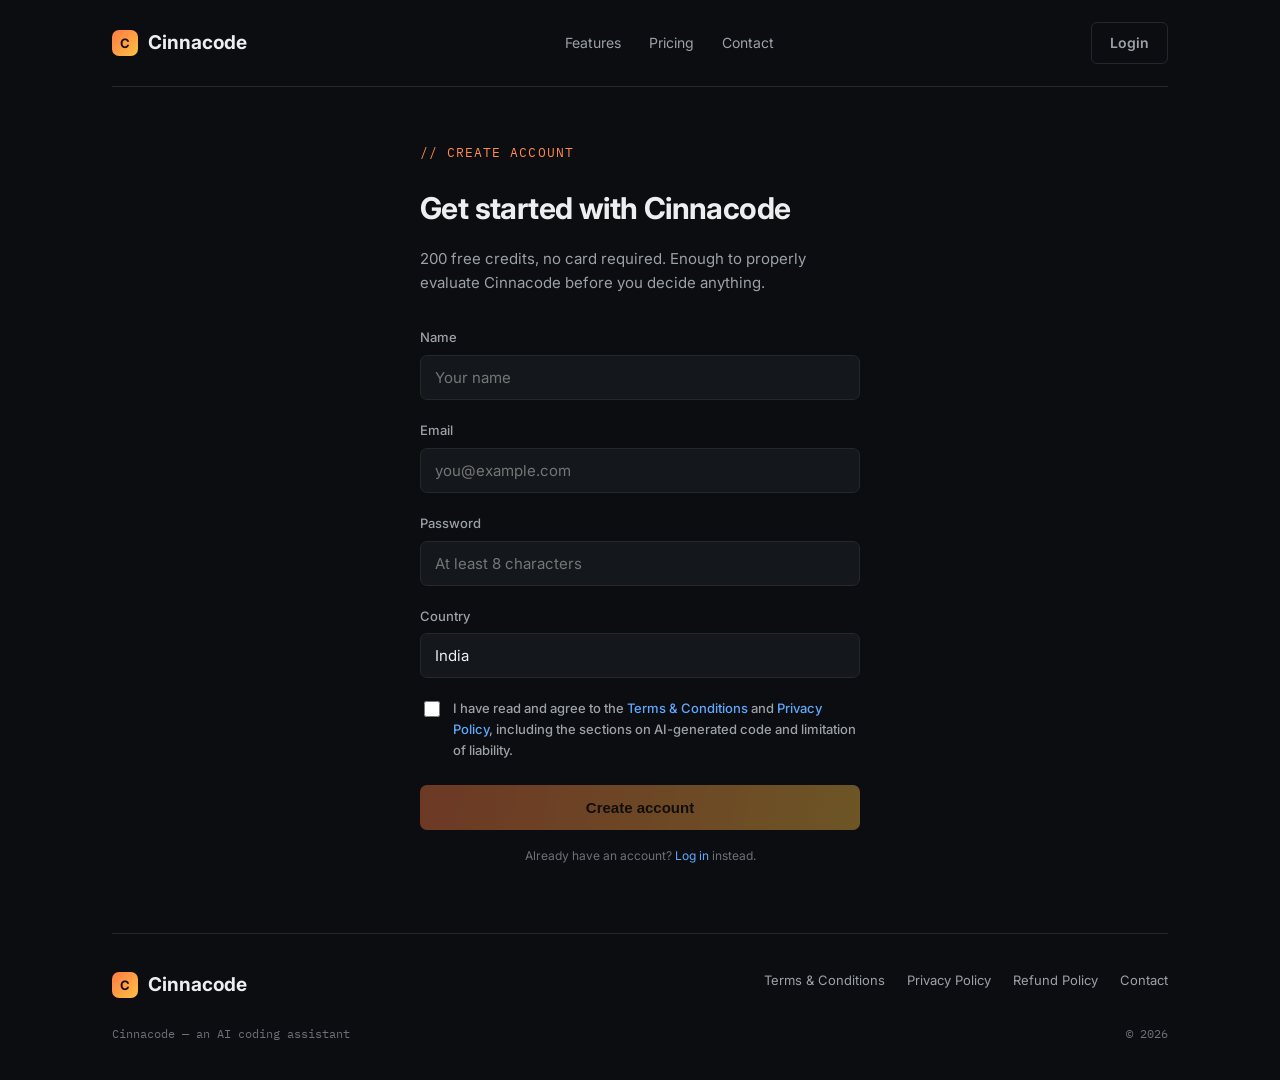
<file: register.html>
<!DOCTYPE html>
<html lang="en">
<head>
<script src="https://www.google.com/recaptcha/api.js?render=6LcRTkgtAAAAACdJFKQXh4_v0xNG-CuQnq10ZK-5"></script>
<meta charset="UTF-8">
<meta name="viewport" content="width=device-width, initial-scale=1.0">
<meta name="description" content="Sign up for Cinnacode and get 200 free credits, no card required. Start using AI-powered coding assistance in VS Code today.">
<link rel="canonical" href="https://cinnacode.in/register.html">
<meta property="og:type" content="website">
<meta property="og:title" content="Try Cinnacode for Free — Get 200 Free Credits">
<meta property="og:description" content="Sign up for Cinnacode and get 200 free credits, no card required. Start using AI-powered coding assistance in VS Code today.">
<meta property="og:url" content="https://cinnacode.in/register.html">
<meta property="og:image" content="https://cinnacode.in/og-image.png">
<meta property="og:site_name" content="Cinnacode">
<meta name="twitter:card" content="summary_large_image">
<meta name="twitter:title" content="Try Cinnacode for Free — Get 200 Free Credits">
<meta name="twitter:description" content="Sign up for Cinnacode and get 200 free credits, no card required. Start using AI-powered coding assistance in VS Code today.">
<meta name="twitter:image" content="https://cinnacode.in/og-image.png">

<title>Try Cinnacode for Free — Get 200 Free Credits</title>
<link rel="preconnect" href="https://fonts.googleapis.com">
<link href="https://fonts.googleapis.com/css2?family=Inter:wght@400;500;600;700;800&family=IBM+Plex+Mono:wght@400;500;600&display=swap" rel="stylesheet">
<link rel="stylesheet" href="style.css">
<link rel="icon" type="image/svg+xml" href="favicon.svg">
<!-- Google Analytics (GA4) — codesail.in/cinnacode.com property -->
<script async src="https://www.googletagmanager.com/gtag/js?id=G-FKMWRY9R9C"></script>
<script>
  window.dataLayer = window.dataLayer || [];
  function gtag(){dataLayer.push(arguments);}
  gtag('js', new Date());
  gtag('config', 'G-FKMWRY9R9C');
</script>
</head>
<body>

<div class="wrap">
  <nav class="site-nav">
    <a href="index.html" class="brand"><span class="brand-mark">C</span>Cinnacode</a>
    <div class="nav-links">
      <a href="index.html#features">Features</a>
      <a href="index.html#pricing">Pricing</a>
      <a href="contact.html">Contact</a>
    </div>
    <a href="login.html" class="nav-cta" style="background:transparent;border:1px solid var(--line);color:var(--text-dim);">Login</a>
  </nav>
</div>

<main class="form-main">
  <div class="panel" id="formPanel">
    <div class="section-label">// create account</div>
    <h1>Get started with Cinnacode</h1>
    <p class="sub">200 free credits, no card required. Enough to properly evaluate Cinnacode before you decide anything.</p>

    <div class="error-box" id="errorBox"></div>

    <form id="registerForm">
      <label for="name">Name</label>
      <input type="text" id="name" placeholder="Your name" required>

      <label for="email">Email</label>
      <input type="email" id="email" placeholder="you@example.com" required>

      <label for="password">Password</label>
      <input type="password" id="password" placeholder="At least 8 characters" minlength="8" required>

      <label for="country">Country</label>
      <input type="text" id="country" placeholder="e.g. India" value="India" required>

      <div class="checkbox-row">
        <input type="checkbox" id="agreeTerms" required>
        <label for="agreeTerms" style="font-family: 'Inter', sans-serif; margin: 0; text-transform: none;">
          I have read and agree to the <a href="terms.html" target="_blank">Terms & Conditions</a> and <a href="privacy.html" target="_blank">Privacy Policy</a>, including the sections on AI-generated code and limitation of liability.
        </label>
      </div>

      <button type="submit" class="btn-primary" id="submitBtn" style="width: 100%;" disabled>Create account</button>
    </form>

    <p class="terms-note">Already have an account? <a href="login.html">Log in</a> instead.</p>
  </div>

  <div class="panel success-panel" id="successPanel" style="text-align: center;">
    <div class="success-icon" style="margin-left: auto; margin-right: auto;">✓</div>
    <div class="section-label">// account created</div>
    <h1 id="welcomeHeading">You're set up.</h1>
    <div class="credits-badge" id="creditsBadge"></div>
    <p class="sub" style="margin-top: 16px;">Taking you to your dashboard...</p>
  </div>
</main>

<div class="wrap">
  <footer class="site-footer">
    <div class="footer-top">
      <div class="brand"><span class="brand-mark">C</span>Cinnacode</div>
      <div class="footer-links">
        <a href="terms.html">Terms & Conditions</a>
        <a href="privacy.html">Privacy Policy</a>
        <a href="refund.html">Refund Policy</a>
        <a href="contact.html">Contact</a>
      </div>
    </div>
    <div class="footer-bottom">
      <div>Cinnacode — an AI coding assistant</div>
      <div>© 2026</div>
    </div>
  </footer>
</div>

<script>
  const BACKEND_URL = 'https://sail-backend-production-154d.up.railway.app';
  const RECAPTCHA_SITE_KEY = '6LcRTkgtAAAAACdJFKQXh4_v0xNG-CuQnq10ZK-5'; 
  // If the extension's "Continue as Guest" opened this page, it appends
  // ?source=vscode — this tells us to redirect back into VS Code
  // automatically after successful registration, the same way the GitHub
  // login flow already does, instead of going to dashboard.html.
  const urlParams = new URLSearchParams(window.location.search);
  const isFromExtension = urlParams.get('source') === 'vscode';

  // If this browser already has a saved session, skip the form entirely
  // and go straight to the dashboard — but not if this came from the
  // extension, since that flow needs a *fresh* signup, not a redirect
  // into an unrelated existing browser session.
  if (localStorage.getItem('cinnacode_token') && !isFromExtension) {
    window.location.href = 'dashboard.html';
  }

  const form = document.getElementById('registerForm');
  const errorBox = document.getElementById('errorBox');
  const submitBtn = document.getElementById('submitBtn');
  const agreeCheckbox = document.getElementById('agreeTerms');

  agreeCheckbox.addEventListener('change', () => {
    submitBtn.disabled = !agreeCheckbox.checked;
  });

  form.addEventListener('submit', async (e) => {
    e.preventDefault();

    if (!agreeCheckbox.checked) {
      errorBox.textContent = 'You must agree to the Terms & Conditions and Privacy Policy to continue.';
      errorBox.style.display = 'block';
      return;
    }

    errorBox.style.display = 'none';
    submitBtn.disabled = true;
    submitBtn.textContent = 'Verifying...';

    const name = document.getElementById('name').value.trim();
    const email = document.getElementById('email').value.trim();
    const password = document.getElementById('password').value;
    const country = document.getElementById('country').value.trim();

    try {
      // Get a fresh reCAPTCHA v3 token right before submitting — tokens
      // are short-lived and tied to this specific action.
      //
      // Wrapped with a timeout: some browsers (notably Safari Private
      // Browsing, and strict tracking-prevention settings generally)
      // silently block the underlying request to Google's reCAPTCHA
      // service, which would otherwise leave this hanging forever on
      // "Verifying..." with no way out for the user.
      const recaptchaPromise = new Promise((resolve, reject) => {
        grecaptcha.ready(() => {
          grecaptcha.execute(RECAPTCHA_SITE_KEY, { action: 'register' })
            .then(resolve)
            .catch(reject);
        });
      });

      const timeoutPromise = new Promise((_, reject) => {
        setTimeout(() => reject(new Error(
          'Verification is taking too long. If you\'re using Private Browsing or strict tracking protection, please try a regular browser window.'
        )), 8000);
      });

      const recaptchaToken = await Promise.race([recaptchaPromise, timeoutPromise]);

      submitBtn.textContent = 'Creating account...';

      const response = await fetch(`${BACKEND_URL}/auth/guest/register`, {
        method: 'POST',
        headers: { 'Content-Type': 'application/json' },
        body: JSON.stringify({ name, email, password, country, recaptcha_token: recaptchaToken })
      });

      if (!response.ok) {
        const errorData = await response.json().catch(() => ({}));
        throw new Error(errorData.detail || 'Registration failed. Please try again in a moment.');
      }

      const data = await response.json();
      localStorage.setItem('cinnacode_token', data.access_token);
      showSuccess(name, data.access_token, data.credits);

    } catch (err) {
      errorBox.textContent = err.message || 'Something went wrong. Please try again.';
      errorBox.style.display = 'block';
      submitBtn.disabled = false;
      submitBtn.textContent = 'Create account';
    }
  });

  function showSuccess(name, accessToken, credits) {
    document.getElementById('formPanel').style.display = 'none';
    document.getElementById('successPanel').style.display = 'block';
    document.getElementById('welcomeHeading').textContent = `Welcome, ${name.split(' ')[0]}.`;
    if (credits) {
      document.getElementById('creditsBadge').textContent = `${credits} credits added to your account`;
    }

    if (isFromExtension) {
      document.querySelector('#successPanel .sub').textContent = 'Taking you back to VS Code...';
      setTimeout(() => {
        window.location.href = `vscode://cinnacode.cinnacode/auth-callback?token=${accessToken}`;
      }, 1500);
      return;
    }

    // Brief confirmation, then straight to the dashboard — which already
    // has the access key, install steps, and everything else needed.
    // Showing all of that a second time here would just be duplicated UI.
    setTimeout(() => {
      window.location.href = 'dashboard.html';
    }, 1800);
  }
</script>

</body>
</html>
</file>
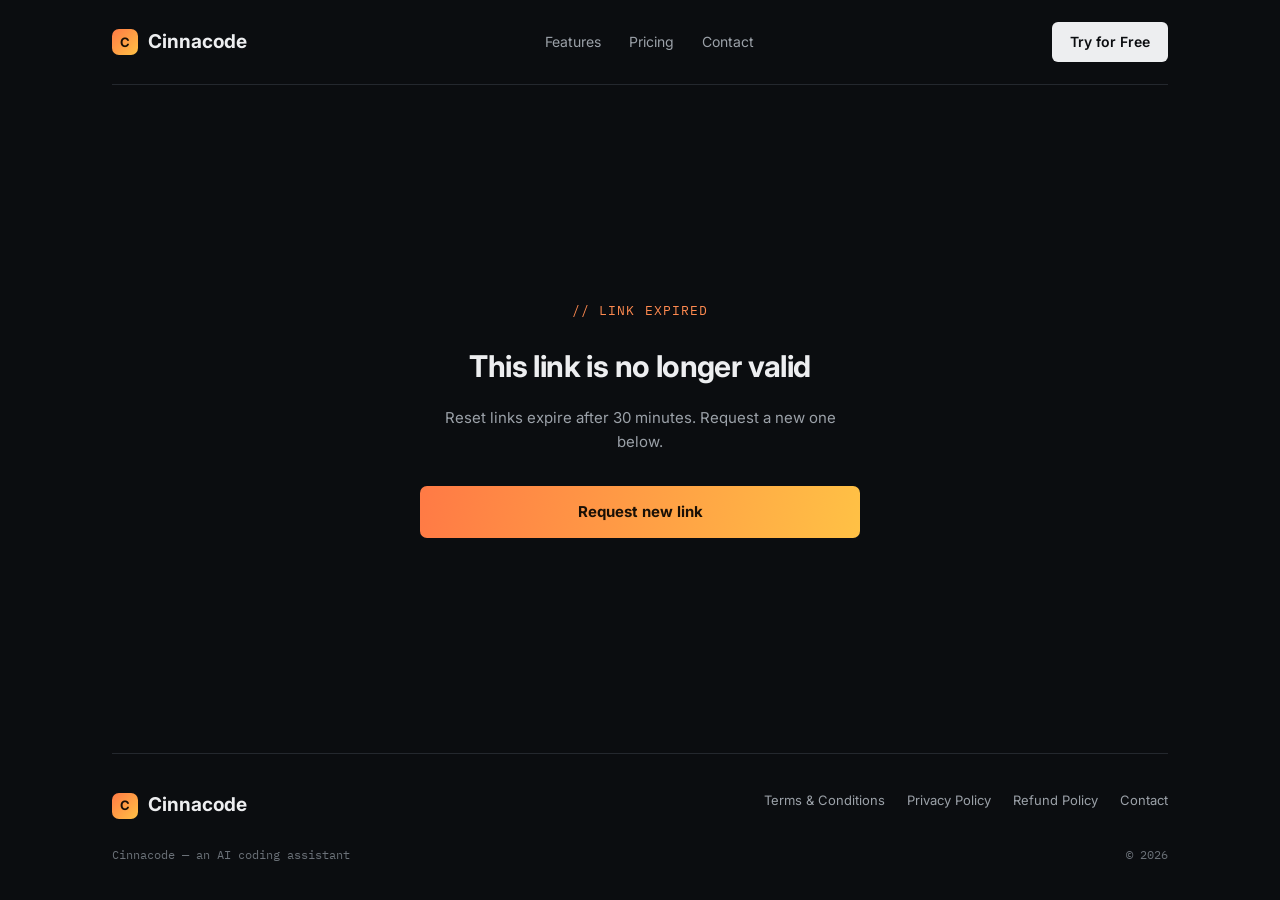
<file: reset-password.html>
<!DOCTYPE html>
<html lang="en">
<head>
<meta charset="UTF-8">
<meta name="viewport" content="width=device-width, initial-scale=1.0">
<meta name="robots" content="noindex, nofollow">
<title>Set a new password — Cinnacode</title>
<link rel="preconnect" href="https://fonts.googleapis.com">
<link href="https://fonts.googleapis.com/css2?family=Inter:wght@400;500;600;700;800&family=IBM+Plex+Mono:wght@400;500;600&display=swap" rel="stylesheet">
<link rel="stylesheet" href="style.css">
<link rel="icon" type="image/svg+xml" href="favicon.svg">
<script async src="https://www.googletagmanager.com/gtag/js?id=G-FKMWRY9R9C"></script>
<script>
  window.dataLayer = window.dataLayer || [];
  function gtag(){dataLayer.push(arguments);}
  gtag('js', new Date());
  gtag('config', 'G-FKMWRY9R9C');
</script>
</head>
<body>

<div class="wrap">
  <nav class="site-nav">
    <a href="index.html" class="brand"><span class="brand-mark">C</span>Cinnacode</a>
    <div class="nav-links">
      <a href="index.html#features">Features</a>
      <a href="index.html#pricing">Pricing</a>
      <a href="contact.html">Contact</a>
    </div>
    <a href="register.html" class="nav-cta">Try for Free</a>
  </nav>
</div>

<main class="form-main">
  <div class="panel" id="formPanel" style="display: none;">
    <div class="section-label">// set new password</div>
    <h1>Choose a new password</h1>

    <div class="error-box" id="errorBox"></div>

    <form id="resetForm">
      <label for="newPassword">New password</label>
      <input type="password" id="newPassword" placeholder="At least 8 characters" minlength="8" required>

      <button type="submit" class="btn-primary" id="submitBtn" style="width: 100%;">Set new password</button>
    </form>
  </div>

  <div class="panel" id="invalidPanel" style="display: none; text-align: center;">
    <div class="section-label">// link expired</div>
    <h1>This link is no longer valid</h1>
    <p class="sub" style="margin-top: 16px;">Reset links expire after 30 minutes. Request a new one below.</p>
    <a href="forgot-password.html" class="btn-primary" style="display: block; text-align: center; margin-top: 20px;">Request new link</a>
  </div>

  <div class="panel" id="successPanel" style="display: none; text-align: center;">
    <div class="success-icon" style="margin-left: auto; margin-right: auto;">✓</div>
    <div class="section-label">// password updated</div>
    <h1>All set</h1>
    <p class="sub" style="margin-top: 16px;">Your password has been updated. You can now log in.</p>
    <a href="login.html" class="btn-primary" style="display: block; text-align: center; margin-top: 20px;">Log in</a>
  </div>
</main>

<div class="wrap">
  <footer class="site-footer">
    <div class="footer-top">
      <div class="brand"><span class="brand-mark">C</span>Cinnacode</div>
      <div class="footer-links">
        <a href="terms.html">Terms & Conditions</a>
        <a href="privacy.html">Privacy Policy</a>
        <a href="refund.html">Refund Policy</a>
        <a href="contact.html">Contact</a>
      </div>
    </div>
    <div class="footer-bottom">
      <div>Cinnacode — an AI coding assistant</div>
      <div>© 2026</div>
    </div>
  </footer>
</div>

<script>
  const BACKEND_URL = 'https://sail-backend-production-154d.up.railway.app';

  const params = new URLSearchParams(window.location.search);
  const token = params.get('token');

  if (!token) {
    document.getElementById('invalidPanel').style.display = 'block';
  } else {
    document.getElementById('formPanel').style.display = 'block';
  }

  const form = document.getElementById('resetForm');
  const errorBox = document.getElementById('errorBox');
  const submitBtn = document.getElementById('submitBtn');

  form.addEventListener('submit', async (e) => {
    e.preventDefault();
    errorBox.style.display = 'none';
    submitBtn.disabled = true;
    submitBtn.textContent = 'Updating...';

    const newPassword = document.getElementById('newPassword').value;

    try {
      const response = await fetch(`${BACKEND_URL}/auth/guest/reset-password`, {
        method: 'POST',
        headers: { 'Content-Type': 'application/json' },
        body: JSON.stringify({ token, new_password: newPassword })
      });

      if (!response.ok) {
        const errorData = await response.json().catch(() => ({}));
        if (response.status === 400 && errorData.detail && errorData.detail.includes('expired')) {
          document.getElementById('formPanel').style.display = 'none';
          document.getElementById('invalidPanel').style.display = 'block';
          return;
        }
        throw new Error(errorData.detail || 'Could not reset password.');
      }

      document.getElementById('formPanel').style.display = 'none';
      document.getElementById('successPanel').style.display = 'block';

    } catch (err) {
      errorBox.textContent = err.message;
      errorBox.style.display = 'block';
      submitBtn.disabled = false;
      submitBtn.textContent = 'Set new password';
    }
  });
</script>

</body>
</html>
</file>
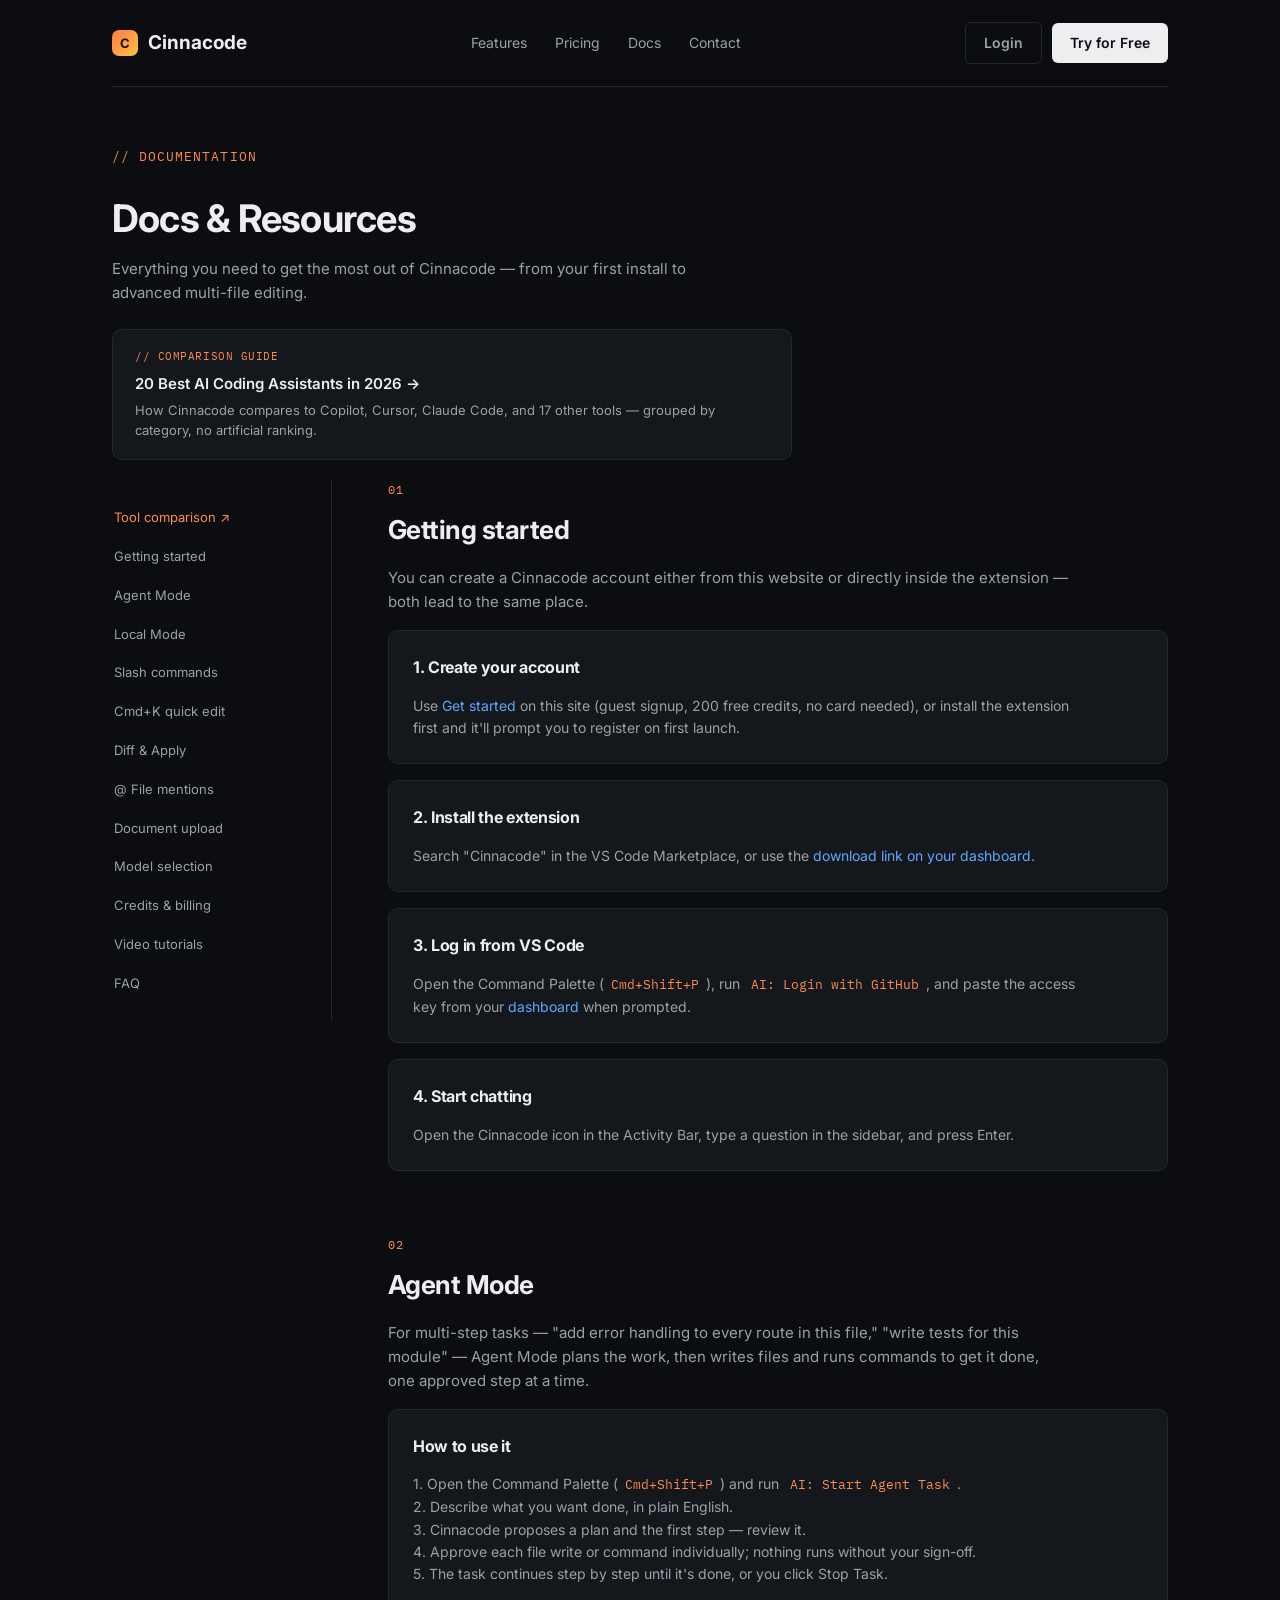
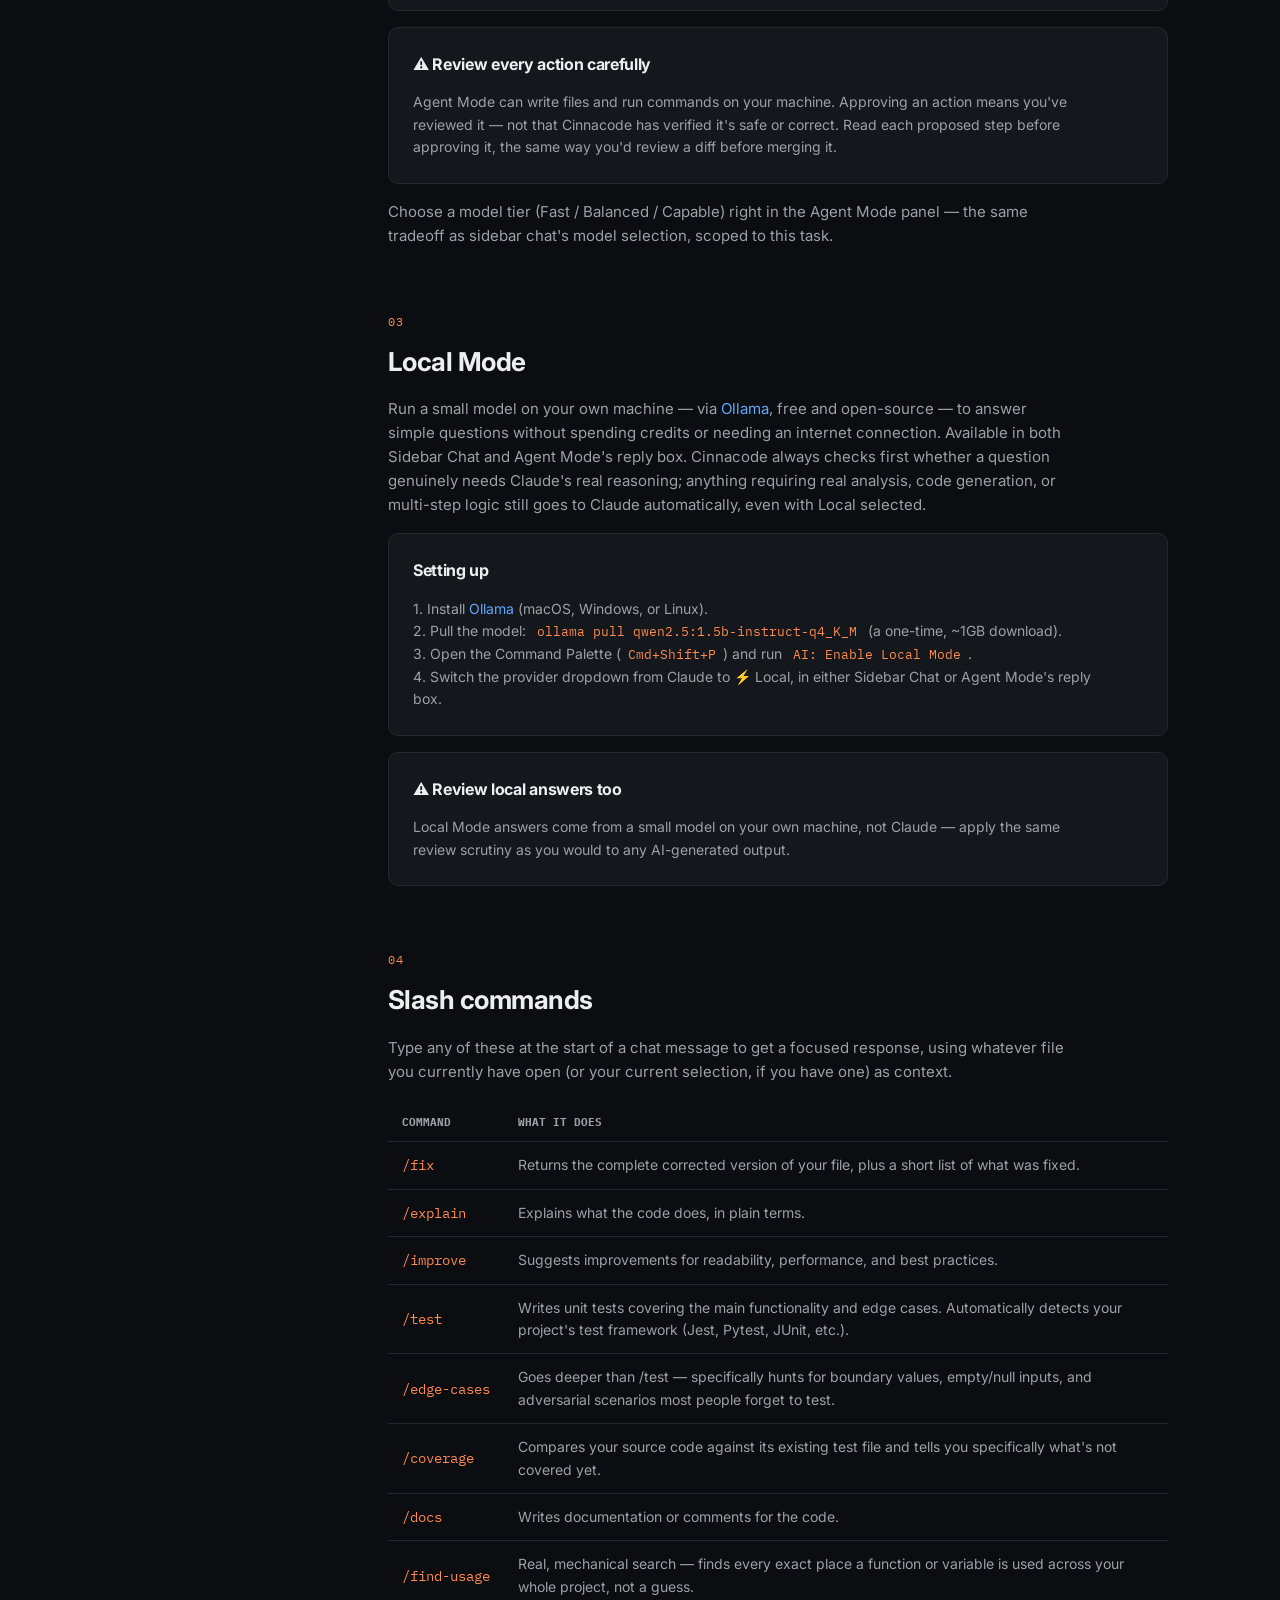
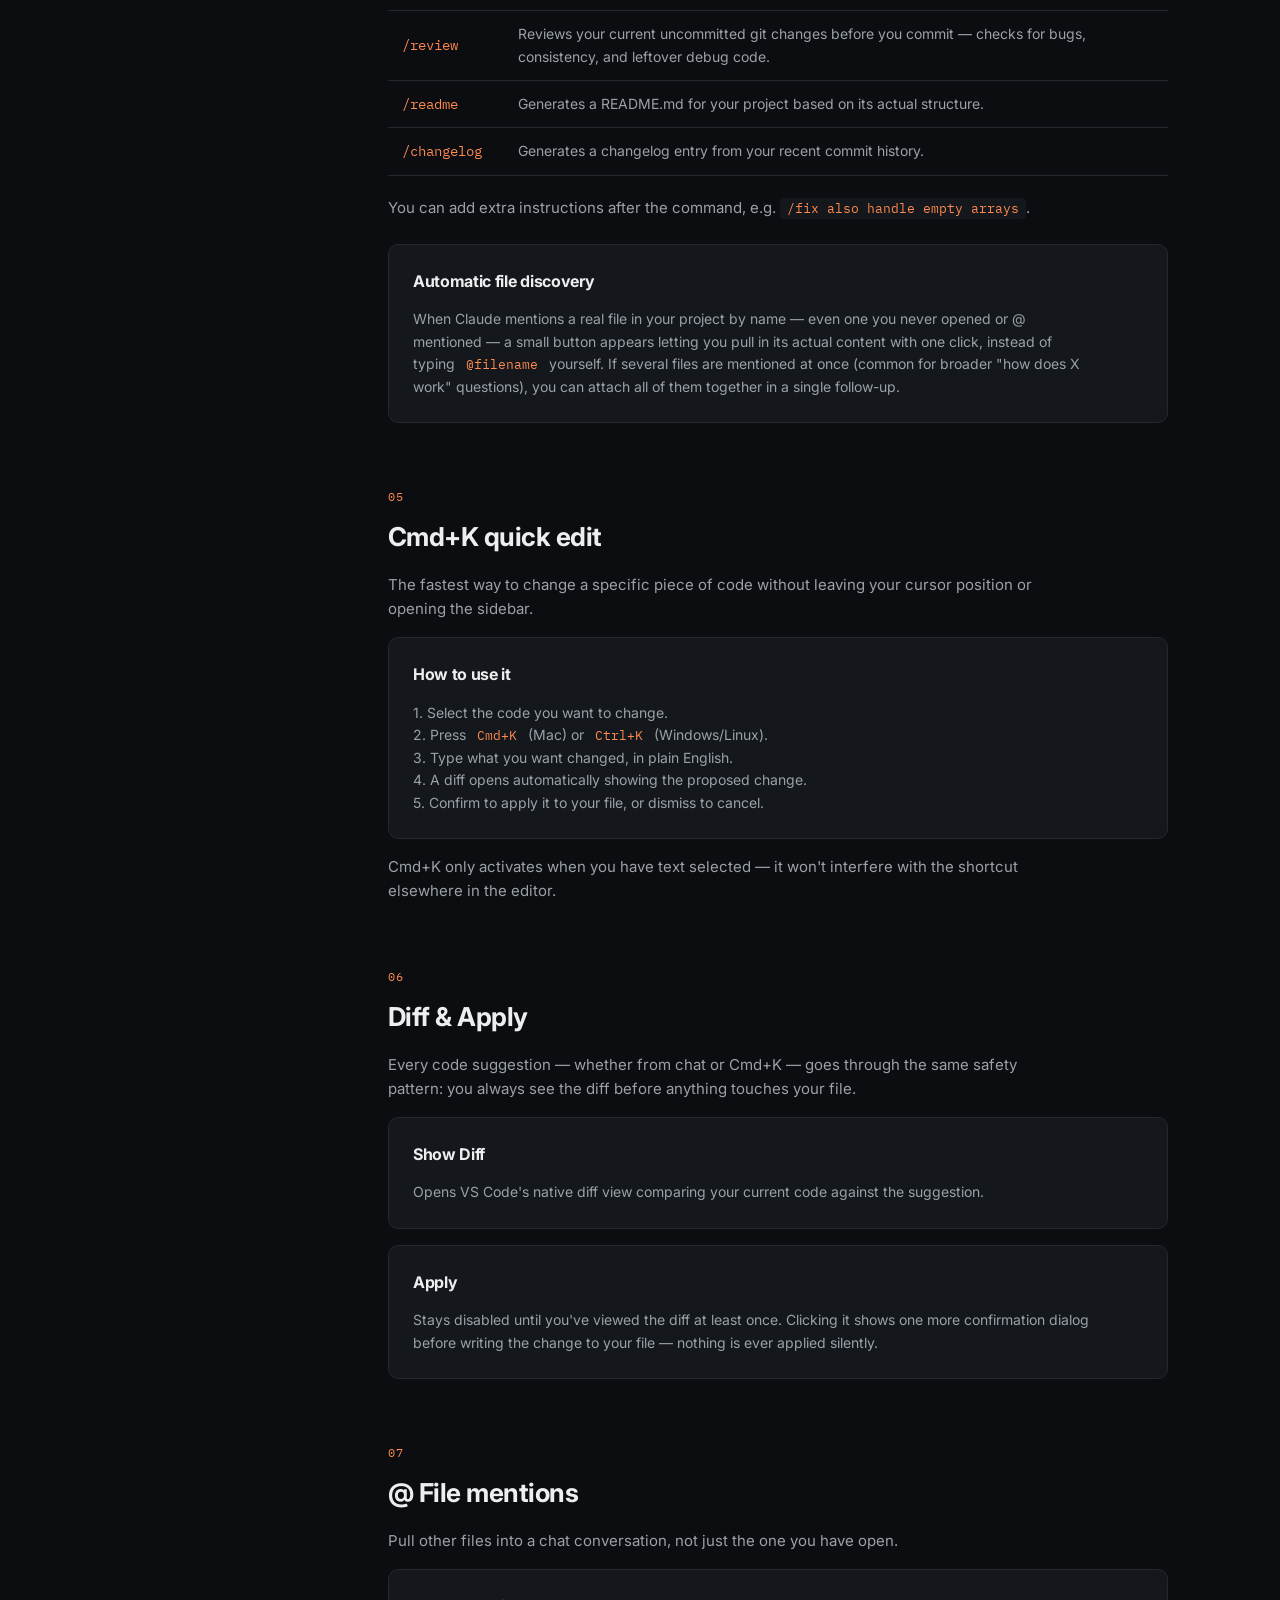
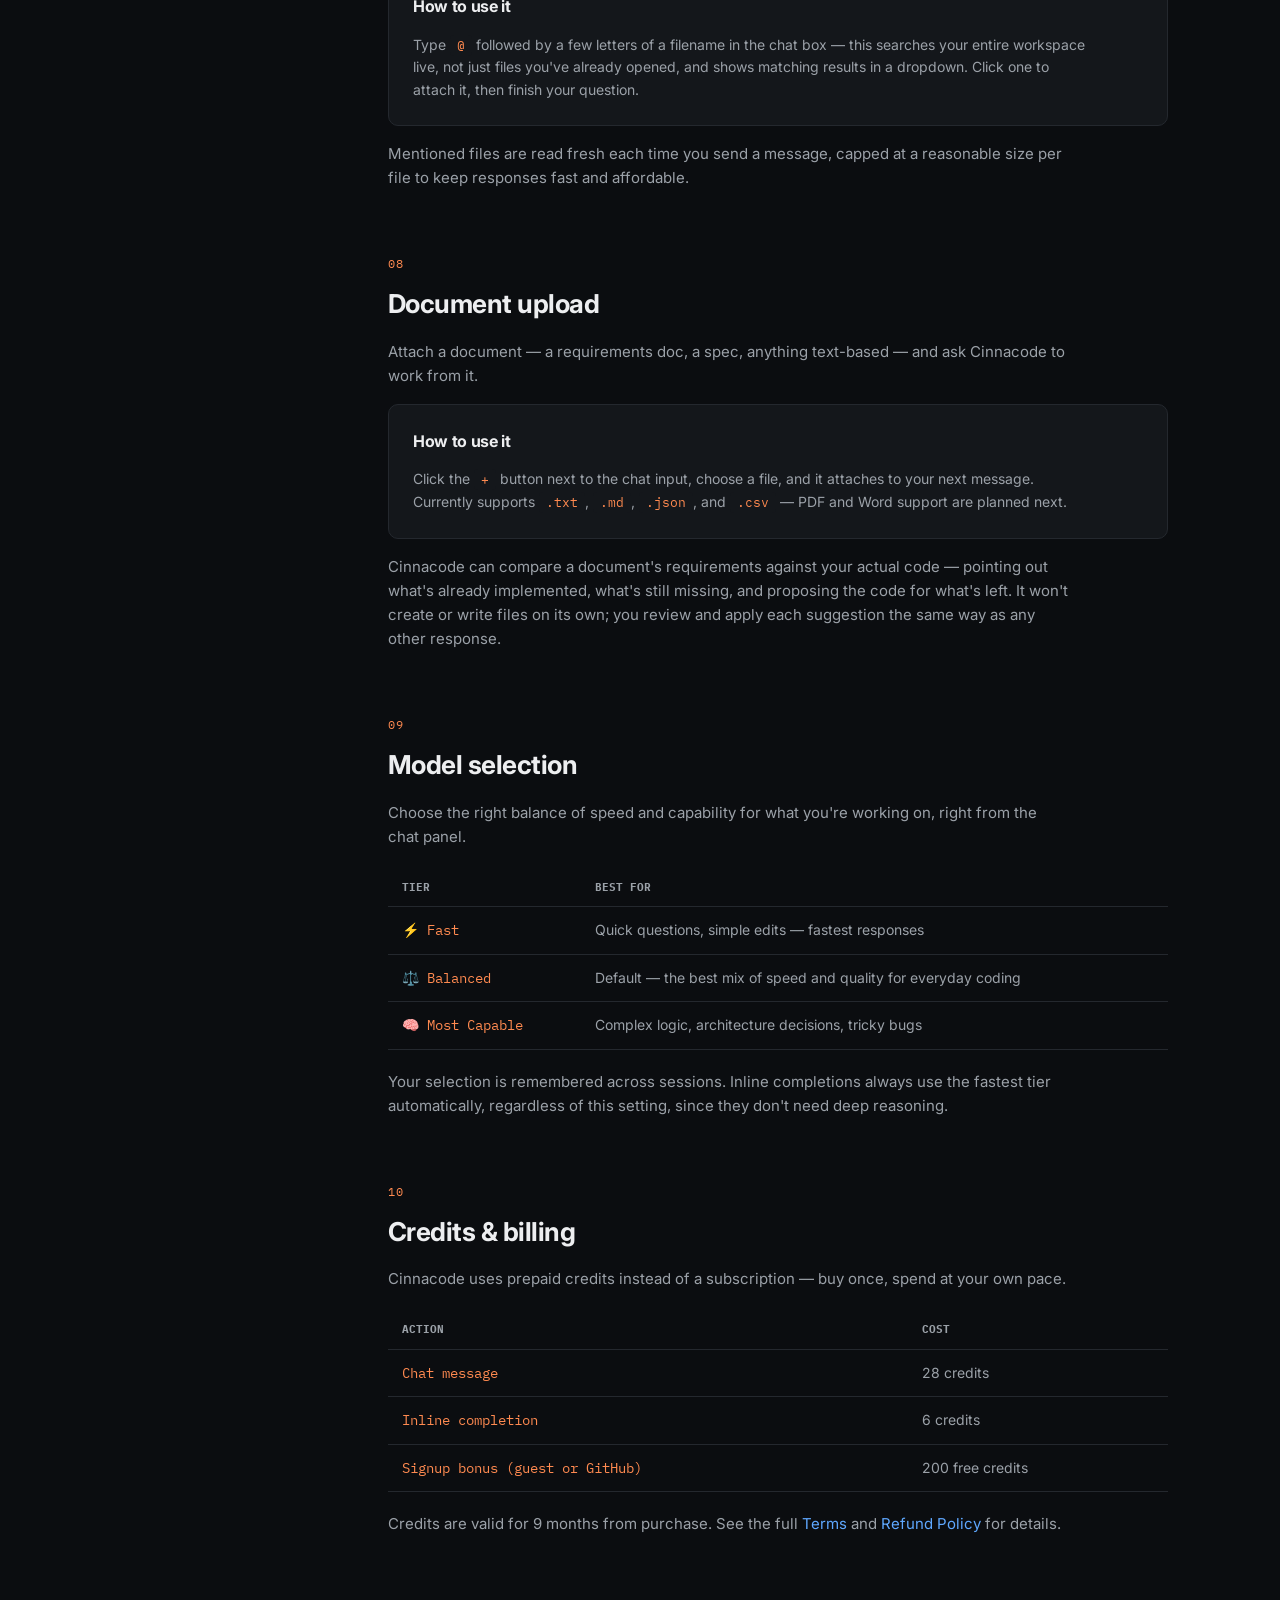
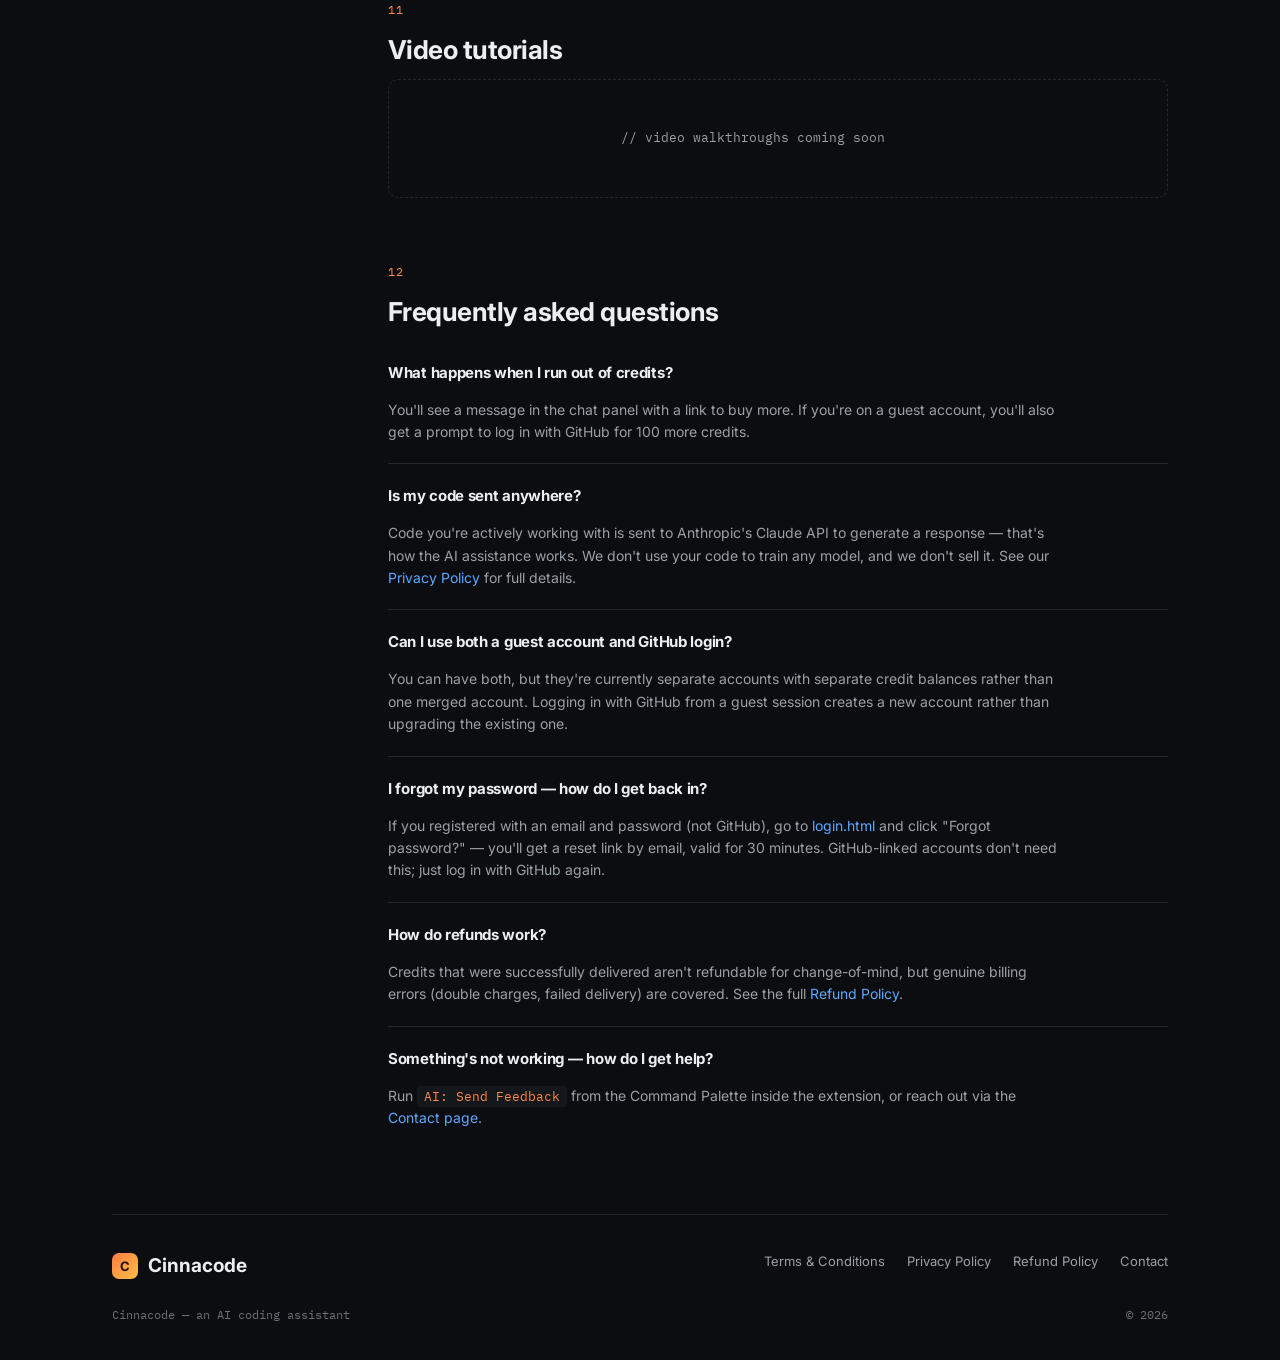
<file: resources.html>
<!DOCTYPE html>
<html lang="en">
<head>
<meta charset="UTF-8">
<meta name="viewport" content="width=device-width, initial-scale=1.0">
<meta name="description" content="Everything you need to get started with Cinnacode — installation, slash commands, Cmd+K quick edit, multi-file context, credits, and FAQ.">
<link rel="canonical" href="https://cinnacode.in/resources.html">
<meta property="og:type" content="website">
<meta property="og:title" content="Docs & Resources — Cinnacode">
<meta property="og:description" content="Everything you need to get started with Cinnacode — installation, slash commands, Cmd+K quick edit, multi-file context, credits, and FAQ.">
<meta property="og:url" content="https://cinnacode.in/resources.html">
<meta property="og:image" content="https://cinnacode.in/og-image.png">
<meta property="og:site_name" content="Cinnacode">
<meta name="twitter:card" content="summary_large_image">
<meta name="twitter:title" content="Docs & Resources — Cinnacode">
<meta name="twitter:description" content="Everything you need to get started with Cinnacode — installation, slash commands, Cmd+K quick edit, multi-file context, credits, and FAQ.">
<meta name="twitter:image" content="https://cinnacode.in/og-image.png">

<title>Docs & Resources — Cinnacode</title>
<link rel="preconnect" href="https://fonts.googleapis.com">
<link href="https://fonts.googleapis.com/css2?family=Inter:wght@400;500;600;700;800&family=IBM+Plex+Mono:wght@400;500;600&display=swap" rel="stylesheet">
<link rel="stylesheet" href="style.css">
<link rel="icon" type="image/svg+xml" href="favicon.svg">
<!-- Google Analytics (GA4) — Cinnacode property -->
<script async src="https://www.googletagmanager.com/gtag/js?id=G-FKMWRY9R9C"></script>
<script>
  window.dataLayer = window.dataLayer || [];
  function gtag(){dataLayer.push(arguments);}
  gtag('js', new Date());
  gtag('config', 'G-FKMWRY9R9C');
</script>
<style>
  .docs-layout { display: grid; grid-template-columns: 220px 1fr; gap: 56px; align-items: start; }
  .docs-toc {
    position: sticky; top: 24px;
    display: flex; flex-direction: column; gap: 4px;
    padding: 20px 0; border-right: 1px solid var(--line);
  }
  .docs-toc a {
    padding: 7px 16px 7px 0; font-size: 13px; color: var(--text-dim); border-left: 2px solid transparent;
  }
  .docs-toc a:hover { color: var(--text); text-decoration: none; }
  .docs-section { padding-top: 60px; margin-top: -60px; margin-bottom: 64px; }
  .docs-section:first-child { padding-top: 0; margin-top: 0; }
  .docs-section h2 { font-size: 26px; margin-bottom: 8px; }
  .docs-section .section-kicker { font-family: 'IBM Plex Mono', monospace; font-size: 12px; color: var(--accent-solid); text-transform: uppercase; letter-spacing: 0.06em; margin-bottom: 10px; }
  .docs-section p { color: var(--text-dim); font-size: 15px; margin-bottom: 16px; max-width: 680px; }
  .docs-section code { background: var(--panel); padding: 2px 7px; border-radius: 4px; color: var(--accent-solid); font-family: 'IBM Plex Mono', monospace; font-size: 13px; }
  .docs-card { background: var(--panel); border: 1px solid var(--line); border-radius: 10px; padding: 24px; margin-bottom: 16px; }
  .docs-card h3 { font-size: 16px; margin-bottom: 8px; }
  .docs-card p { margin-bottom: 0; font-size: 14px; }
  .cmd-table { width: 100%; border-collapse: collapse; margin: 20px 0; }
  .cmd-table th { text-align: left; padding: 10px 14px; font-family: 'IBM Plex Mono', monospace; font-size: 11px; text-transform: uppercase; color: var(--text-dim); border-bottom: 1px solid var(--line); }
  .cmd-table td { padding: 12px 14px; border-bottom: 1px solid var(--line); font-size: 14px; color: var(--text-dim); }
  .cmd-table td:first-child { color: var(--accent-solid); font-family: 'IBM Plex Mono', monospace; white-space: nowrap; }
  .video-placeholder {
    border: 1.5px dashed var(--line); border-radius: 10px; padding: 48px 24px; text-align: center; color: var(--text-faint);
  }
  .faq-item { border-bottom: 1px solid var(--line); padding: 20px 0; }
  .faq-item:last-child { border-bottom: none; }
  .faq-item h3 { font-size: 15px; margin-bottom: 8px; }
  .faq-item p { margin-bottom: 0; font-size: 14px; }
  @media (max-width: 860px) {
    .docs-layout { grid-template-columns: 1fr; }
    .docs-toc { position: static; border-right: none; border-bottom: 1px solid var(--line); flex-direction: row; flex-wrap: wrap; gap: 14px; }
  }
</style>
</head>
<body>

<div class="wrap">
  <nav class="site-nav">
    <a href="index.html" class="brand"><span class="brand-mark">C</span>Cinnacode</a>
    <div class="nav-links">
      <a href="index.html#features">Features</a>
      <a href="index.html#pricing">Pricing</a>
      <a href="resources.html">Docs</a>
      <a href="contact.html">Contact</a>
    </div>
    <div style="display: flex; align-items: center; gap: 10px;">
      <a href="login.html" class="nav-cta" id="loginNavBtn" style="background:transparent;border:1px solid var(--line);color:var(--text-dim);">Login</a>
      <a href="register.html" class="nav-cta" id="navCta">Try for Free</a>
    </div>
  </nav>
</div>

<div class="wrap">
  <section class="legal-page" style="padding-bottom: 20px;">
    <div class="section-label">// documentation</div>
    <h1>Docs & Resources</h1>
    <p style="margin-top: 8px; max-width: 600px;">Everything you need to get the most out of Cinnacode — from your first install to advanced multi-file editing.</p>

    <a href="best-ai-coding-tools.html" style="display: block; text-decoration: none; margin-top: 24px; max-width: 680px; background: var(--panel); border: 1px solid var(--line); border-radius: 10px; padding: 18px 22px;">
      <div style="font-family: 'IBM Plex Mono', monospace; font-size: 11px; color: var(--accent-solid); text-transform: uppercase; letter-spacing: 0.05em; margin-bottom: 6px;">// comparison guide</div>
      <div style="color: var(--text); font-weight: 600; font-size: 15px; margin-bottom: 4px;">20 Best AI Coding Assistants in 2026 →</div>
      <div style="color: var(--text-dim); font-size: 13px;">How Cinnacode compares to Copilot, Cursor, Claude Code, and 17 other tools — grouped by category, no artificial ranking.</div>
    </a>
  </section>

  <div class="docs-layout">
    <div class="docs-toc">
      <a href="best-ai-coding-tools.html" style="color: var(--accent-solid);">Tool comparison ↗</a>
      <a href="#getting-started">Getting started</a>
      <a href="#agent-mode">Agent Mode</a>
      <a href="#local-mode">Local Mode</a>
      <a href="#slash-commands">Slash commands</a>
      <a href="#quick-edit">Cmd+K quick edit</a>
      <a href="#diff-apply">Diff & Apply</a>
      <a href="#file-mentions">@ File mentions</a>
      <a href="#document-upload">Document upload</a>
      <a href="#model-selection">Model selection</a>
      <a href="#credits">Credits & billing</a>
      <a href="#videos">Video tutorials</a>
      <a href="#faq">FAQ</a>
    </div>

    <div>
      <div class="docs-section" id="getting-started">
        <div class="section-kicker">01</div>
        <h2>Getting started</h2>
        <p>You can create a Cinnacode account either from this website or directly inside the extension — both lead to the same place.</p>

        <div class="docs-card">
          <h3>1. Create your account</h3>
          <p>Use <a href="register.html">Get started</a> on this site (guest signup, 200 free credits, no card needed), or install the extension first and it'll prompt you to register on first launch.</p>
        </div>
        <div class="docs-card">
          <h3>2. Install the extension</h3>
          <p>Search "Cinnacode" in the VS Code Marketplace, or use the <a href="dashboard.html">download link on your dashboard</a>.</p>
        </div>
        <div class="docs-card">
          <h3>3. Log in from VS Code</h3>
          <p>Open the Command Palette (<code>Cmd+Shift+P</code>), run <code>AI: Login with GitHub</code>, and paste the access key from your <a href="dashboard.html">dashboard</a> when prompted.</p>
        </div>
        <div class="docs-card">
          <h3>4. Start chatting</h3>
          <p>Open the Cinnacode icon in the Activity Bar, type a question in the sidebar, and press Enter.</p>
        </div>
      </div>

      <div class="docs-section" id="agent-mode">
        <div class="section-kicker">02</div>
        <h2>Agent Mode</h2>
        <p>For multi-step tasks — "add error handling to every route in this file," "write tests for this module" — Agent Mode plans the work, then writes files and runs commands to get it done, one approved step at a time.</p>
        <div class="docs-card">
          <h3>How to use it</h3>
          <p>1. Open the Command Palette (<code>Cmd+Shift+P</code>) and run <code>AI: Start Agent Task</code>.<br>
          2. Describe what you want done, in plain English.<br>
          3. Cinnacode proposes a plan and the first step — review it.<br>
          4. Approve each file write or command individually; nothing runs without your sign-off.<br>
          5. The task continues step by step until it's done, or you click Stop Task.</p>
        </div>
        <div class="docs-card">
          <h3>⚠️ Review every action carefully</h3>
          <p>Agent Mode can write files and run commands on your machine. Approving an action means you've reviewed it — not that Cinnacode has verified it's safe or correct. Read each proposed step before approving it, the same way you'd review a diff before merging it.</p>
        </div>
        <p>Choose a model tier (Fast / Balanced / Capable) right in the Agent Mode panel — the same tradeoff as sidebar chat's model selection, scoped to this task.</p>
      </div>

      <div class="docs-section" id="local-mode">
        <div class="section-kicker">03</div>
        <h2>Local Mode</h2>
        <p>Run a small model on your own machine — via <a href="https://ollama.com" target="_blank" rel="noopener">Ollama</a>, free and open-source — to answer simple questions without spending credits or needing an internet connection. Available in both Sidebar Chat and Agent Mode's reply box. Cinnacode always checks first whether a question genuinely needs Claude's real reasoning; anything requiring real analysis, code generation, or multi-step logic still goes to Claude automatically, even with Local selected.</p>
        <div class="docs-card">
          <h3>Setting up</h3>
          <p>1. Install <a href="https://ollama.com/download" target="_blank" rel="noopener">Ollama</a> (macOS, Windows, or Linux).<br>
          2. Pull the model: <code class="mono">ollama pull qwen2.5:1.5b-instruct-q4_K_M</code> (a one-time, ~1GB download).<br>
          3. Open the Command Palette (<code>Cmd+Shift+P</code>) and run <code>AI: Enable Local Mode</code>.<br>
          4. Switch the provider dropdown from Claude to ⚡ Local, in either Sidebar Chat or Agent Mode's reply box.</p>
        </div>
        <div class="docs-card">
          <h3>⚠️ Review local answers too</h3>
          <p>Local Mode answers come from a small model on your own machine, not Claude — apply the same review scrutiny as you would to any AI-generated output.</p>
        </div>
      </div>

      <div class="docs-section" id="slash-commands">
        <div class="section-kicker">04</div>
        <h2>Slash commands</h2>
        <p>Type any of these at the start of a chat message to get a focused response, using whatever file you currently have open (or your current selection, if you have one) as context.</p>
        <table class="cmd-table">
          <thead><tr><th>Command</th><th>What it does</th></tr></thead>
          <tbody>
            <tr><td>/fix</td><td>Returns the complete corrected version of your file, plus a short list of what was fixed.</td></tr>
            <tr><td>/explain</td><td>Explains what the code does, in plain terms.</td></tr>
            <tr><td>/improve</td><td>Suggests improvements for readability, performance, and best practices.</td></tr>
            <tr><td>/test</td><td>Writes unit tests covering the main functionality and edge cases. Automatically detects your project's test framework (Jest, Pytest, JUnit, etc.).</td></tr>
            <tr><td>/edge-cases</td><td>Goes deeper than /test — specifically hunts for boundary values, empty/null inputs, and adversarial scenarios most people forget to test.</td></tr>
            <tr><td>/coverage</td><td>Compares your source code against its existing test file and tells you specifically what's not covered yet.</td></tr>
            <tr><td>/docs</td><td>Writes documentation or comments for the code.</td></tr>
            <tr><td>/find-usage</td><td>Real, mechanical search — finds every exact place a function or variable is used across your whole project, not a guess.</td></tr>
            <tr><td>/review</td><td>Reviews your current uncommitted git changes before you commit — checks for bugs, consistency, and leftover debug code.</td></tr>
            <tr><td>/readme</td><td>Generates a README.md for your project based on its actual structure.</td></tr>
            <tr><td>/changelog</td><td>Generates a changelog entry from your recent commit history.</td></tr>
          </tbody>
        </table>
        <p>You can add extra instructions after the command, e.g. <code>/fix also handle empty arrays</code>.</p>

        <div class="docs-card" style="margin-top: 24px;">
          <h3>Automatic file discovery</h3>
          <p>When Claude mentions a real file in your project by name — even one you never opened or @ mentioned — a small button appears letting you pull in its actual content with one click, instead of typing <code>@filename</code> yourself. If several files are mentioned at once (common for broader "how does X work" questions), you can attach all of them together in a single follow-up.</p>
        </div>
      </div>

      <div class="docs-section" id="quick-edit">
        <div class="section-kicker">05</div>
        <h2>Cmd+K quick edit</h2>
        <p>The fastest way to change a specific piece of code without leaving your cursor position or opening the sidebar.</p>
        <div class="docs-card">
          <h3>How to use it</h3>
          <p>1. Select the code you want to change.<br>
          2. Press <code>Cmd+K</code> (Mac) or <code>Ctrl+K</code> (Windows/Linux).<br>
          3. Type what you want changed, in plain English.<br>
          4. A diff opens automatically showing the proposed change.<br>
          5. Confirm to apply it to your file, or dismiss to cancel.</p>
        </div>
        <p>Cmd+K only activates when you have text selected — it won't interfere with the shortcut elsewhere in the editor.</p>
      </div>

      <div class="docs-section" id="diff-apply">
        <div class="section-kicker">06</div>
        <h2>Diff & Apply</h2>
        <p>Every code suggestion — whether from chat or Cmd+K — goes through the same safety pattern: you always see the diff before anything touches your file.</p>
        <div class="docs-card">
          <h3>Show Diff</h3>
          <p>Opens VS Code's native diff view comparing your current code against the suggestion.</p>
        </div>
        <div class="docs-card">
          <h3>Apply</h3>
          <p>Stays disabled until you've viewed the diff at least once. Clicking it shows one more confirmation dialog before writing the change to your file — nothing is ever applied silently.</p>
        </div>
      </div>

      <div class="docs-section" id="file-mentions">
        <div class="section-kicker">07</div>
        <h2>@ File mentions</h2>
        <p>Pull other files into a chat conversation, not just the one you have open.</p>
        <div class="docs-card">
          <h3>How to use it</h3>
          <p>Type <code>@</code> followed by a few letters of a filename in the chat box — this searches your entire workspace live, not just files you've already opened, and shows matching results in a dropdown. Click one to attach it, then finish your question.</p>
        </div>
        <p>Mentioned files are read fresh each time you send a message, capped at a reasonable size per file to keep responses fast and affordable.</p>
      </div>

      <div class="docs-section" id="document-upload">
        <div class="section-kicker">08</div>
        <h2>Document upload</h2>
        <p>Attach a document — a requirements doc, a spec, anything text-based — and ask Cinnacode to work from it.</p>
        <div class="docs-card">
          <h3>How to use it</h3>
          <p>Click the <code>+</code> button next to the chat input, choose a file, and it attaches to your next message. Currently supports <code>.txt</code>, <code>.md</code>, <code>.json</code>, and <code>.csv</code> — PDF and Word support are planned next.</p>
        </div>
        <p>Cinnacode can compare a document's requirements against your actual code — pointing out what's already implemented, what's still missing, and proposing the code for what's left. It won't create or write files on its own; you review and apply each suggestion the same way as any other response.</p>
      </div>

      <div class="docs-section" id="model-selection">
        <div class="section-kicker">09</div>
        <h2>Model selection</h2>
        <p>Choose the right balance of speed and capability for what you're working on, right from the chat panel.</p>
        <table class="cmd-table">
          <thead><tr><th>Tier</th><th>Best for</th></tr></thead>
          <tbody>
            <tr><td>⚡ Fast</td><td>Quick questions, simple edits — fastest responses</td></tr>
            <tr><td>⚖️ Balanced</td><td>Default — the best mix of speed and quality for everyday coding</td></tr>
            <tr><td>🧠 Most Capable</td><td>Complex logic, architecture decisions, tricky bugs</td></tr>
          </tbody>
        </table>
        <p>Your selection is remembered across sessions. Inline completions always use the fastest tier automatically, regardless of this setting, since they don't need deep reasoning.</p>
      </div>

      <div class="docs-section" id="credits">
        <div class="section-kicker">10</div>
        <h2>Credits & billing</h2>
        <p>Cinnacode uses prepaid credits instead of a subscription — buy once, spend at your own pace.</p>
        <table class="cmd-table">
          <thead><tr><th>Action</th><th>Cost</th></tr></thead>
          <tbody>
            <tr><td>Chat message</td><td>28 credits</td></tr>
            <tr><td>Inline completion</td><td>6 credits</td></tr>
            <tr><td>Signup bonus (guest or GitHub)</td><td>200 free credits</td></tr>
          </tbody>
        </table>
        <p>Credits are valid for 9 months from purchase. See the full <a href="terms.html">Terms</a> and <a href="refund.html">Refund Policy</a> for details.</p>
      </div>

      <div class="docs-section" id="videos">
        <div class="section-kicker">11</div>
        <h2>Video tutorials</h2>
        <div class="video-placeholder">
          <p style="margin: 0; font-family: 'IBM Plex Mono', monospace; font-size: 13px;">// video walkthroughs coming soon</p>
        </div>
      </div>

      <div class="docs-section" id="faq">
        <div class="section-kicker">12</div>
        <h2>Frequently asked questions</h2>

        <div class="faq-item">
          <h3>What happens when I run out of credits?</h3>
          <p>You'll see a message in the chat panel with a link to buy more. If you're on a guest account, you'll also get a prompt to log in with GitHub for 100 more credits.</p>
        </div>
        <div class="faq-item">
          <h3>Is my code sent anywhere?</h3>
          <p>Code you're actively working with is sent to Anthropic's Claude API to generate a response — that's how the AI assistance works. We don't use your code to train any model, and we don't sell it. See our <a href="privacy.html">Privacy Policy</a> for full details.</p>
        </div>
        <div class="faq-item">
          <h3>Can I use both a guest account and GitHub login?</h3>
          <p>You can have both, but they're currently separate accounts with separate credit balances rather than one merged account. Logging in with GitHub from a guest session creates a new account rather than upgrading the existing one.</p>
        </div>
        <div class="faq-item">
          <h3>I forgot my password — how do I get back in?</h3>
          <p>If you registered with an email and password (not GitHub), go to <a href="login.html">login.html</a> and click "Forgot password?" — you'll get a reset link by email, valid for 30 minutes. GitHub-linked accounts don't need this; just log in with GitHub again.</p>
        </div>
        <div class="faq-item">
          <h3>How do refunds work?</h3>
          <p>Credits that were successfully delivered aren't refundable for change-of-mind, but genuine billing errors (double charges, failed delivery) are covered. See the full <a href="refund.html">Refund Policy</a>.</p>
        </div>
        <div class="faq-item">
          <h3>Something's not working — how do I get help?</h3>
          <p>Run <code>AI: Send Feedback</code> from the Command Palette inside the extension, or reach out via the <a href="contact.html">Contact page</a>.</p>
        </div>
      </div>
    </div>
  </div>
</div>

<div class="wrap">
  <footer class="site-footer">
    <div class="footer-top">
      <div class="brand"><span class="brand-mark">C</span>Cinnacode</div>
      <div class="footer-links">
        <a href="terms.html">Terms & Conditions</a>
        <a href="privacy.html">Privacy Policy</a>
        <a href="refund.html">Refund Policy</a>
        <a href="contact.html">Contact</a>
      </div>
    </div>
    <div class="footer-bottom">
      <div>Cinnacode — an AI coding assistant</div>
      <div>© 2026</div>
    </div>
  </footer>
</div>

<script>
  const savedToken = localStorage.getItem('cinnacode_token');
  if (savedToken) {
    const navCta = document.getElementById('navCta');
    const loginBtn = document.getElementById('loginNavBtn');
    if (navCta) { navCta.textContent = 'My account'; navCta.href = 'dashboard.html'; }
    if (loginBtn) { loginBtn.style.display = 'none'; }
  }
</script>

</body>
</html>
</file>
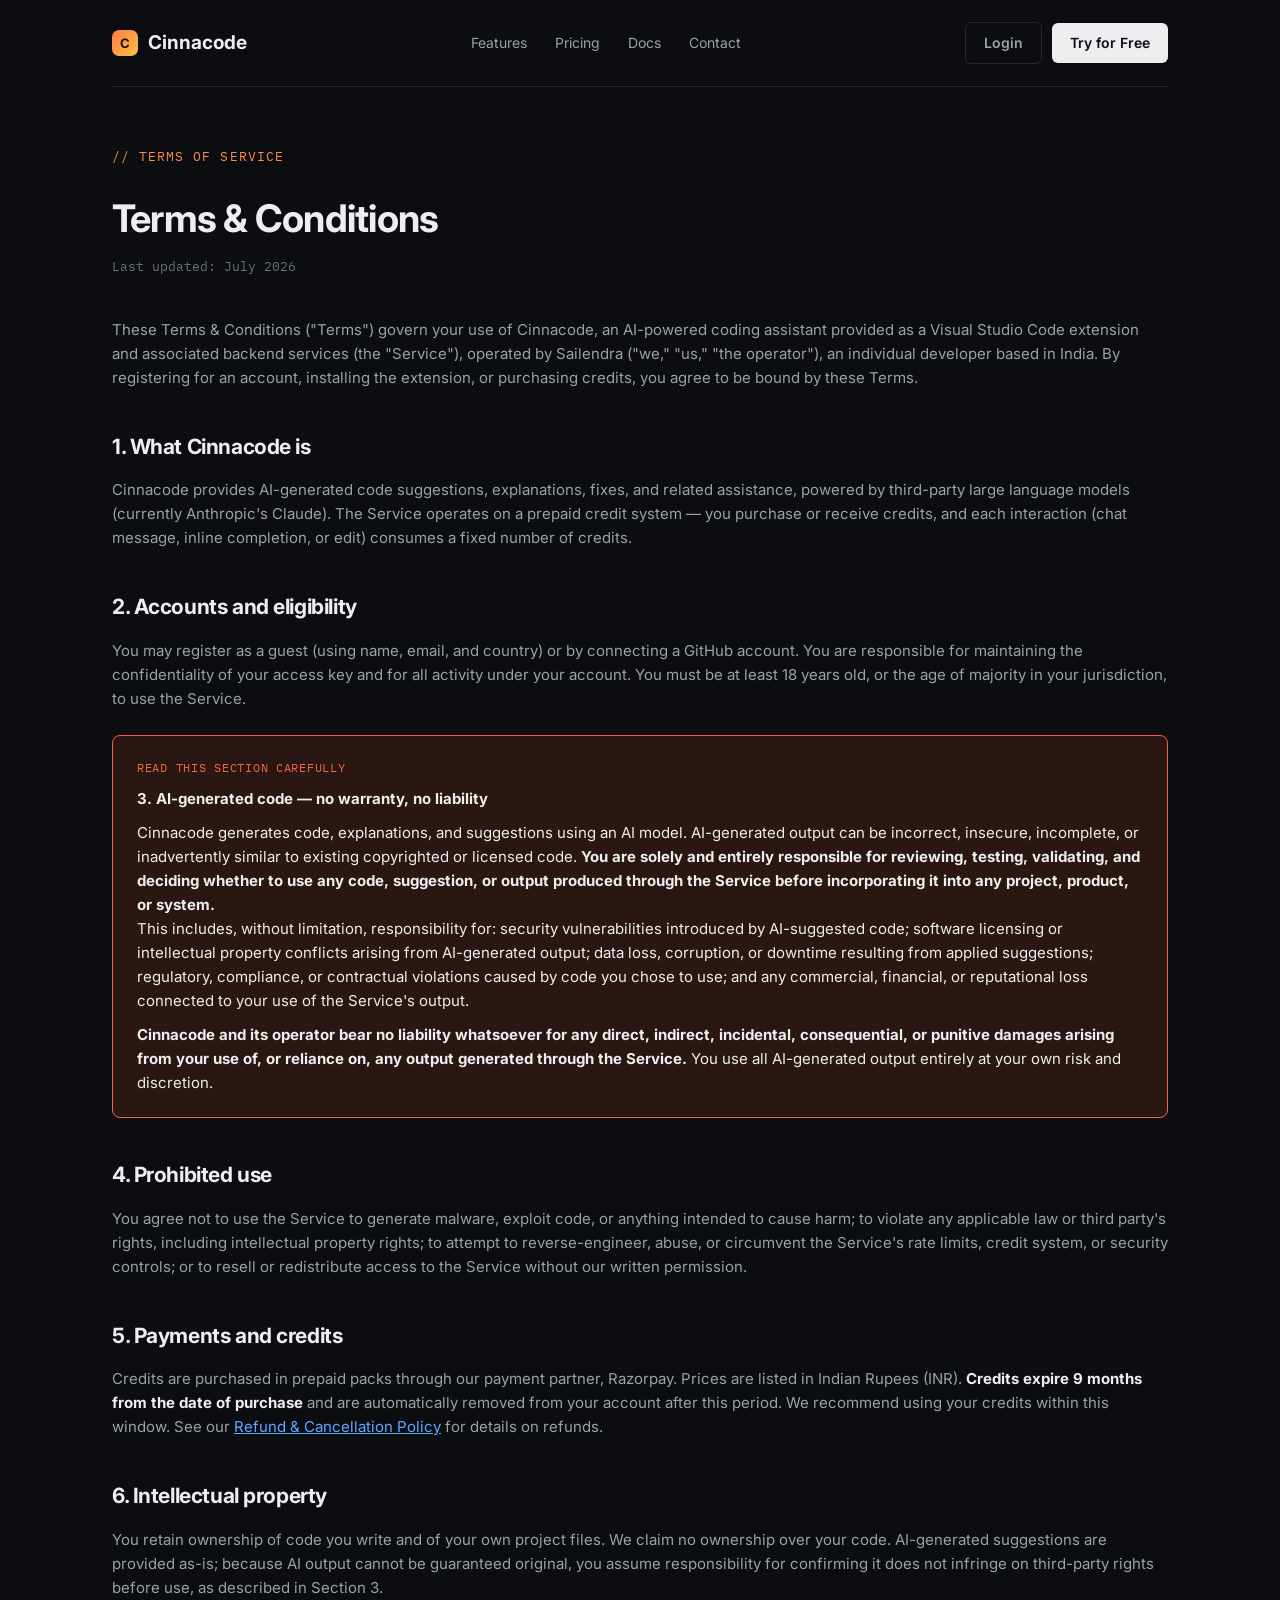
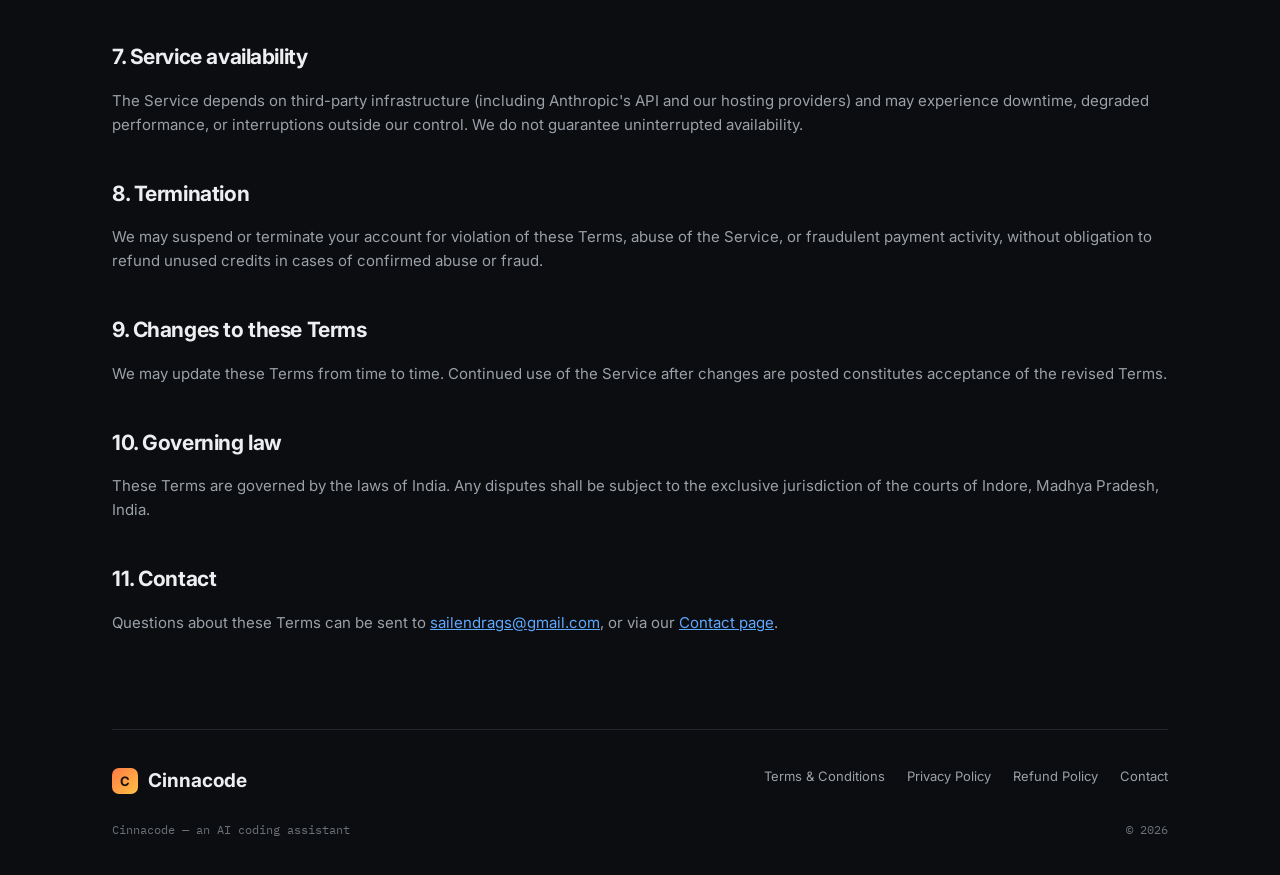
<file: terms.html>
<!DOCTYPE html>
<html lang="en">
<head>
<meta charset="UTF-8">
<meta name="viewport" content="width=device-width, initial-scale=1.0">
<meta name="description" content="Terms and Conditions for using Cinnacode, an AI-powered coding assistant for VS Code.">
<link rel="canonical" href="https://cinnacode.in/terms.html">
<meta property="og:type" content="website">
<meta property="og:title" content="Terms & Conditions — Cinnacode">
<meta property="og:description" content="Terms and Conditions for using Cinnacode, an AI-powered coding assistant for VS Code.">
<meta property="og:url" content="https://cinnacode.in/terms.html">
<meta property="og:image" content="https://cinnacode.in/og-image.png">
<meta property="og:site_name" content="Cinnacode">
<meta name="twitter:card" content="summary_large_image">
<meta name="twitter:title" content="Terms & Conditions — Cinnacode">
<meta name="twitter:description" content="Terms and Conditions for using Cinnacode, an AI-powered coding assistant for VS Code.">
<meta name="twitter:image" content="https://cinnacode.in/og-image.png">

<title>Terms & Conditions — Cinnacode</title>
<link rel="preconnect" href="https://fonts.googleapis.com">
<link href="https://fonts.googleapis.com/css2?family=Inter:wght@400;500;600;700;800&family=IBM+Plex+Mono:wght@400;500;600&display=swap" rel="stylesheet">
<link rel="stylesheet" href="style.css">
<link rel="icon" type="image/svg+xml" href="favicon.svg">
<!-- Google Analytics (GA4) — codesail.in/cinnacode.com property -->
<script async src="https://www.googletagmanager.com/gtag/js?id=G-FKMWRY9R9C"></script>
<script>
  window.dataLayer = window.dataLayer || [];
  function gtag(){dataLayer.push(arguments);}
  gtag('js', new Date());
  gtag('config', 'G-FKMWRY9R9C');
</script>
</head>
<body>

<div class="wrap">
  <nav class="site-nav">
    <a href="index.html" class="brand"><span class="brand-mark">C</span>Cinnacode</a>
    <div class="nav-links">
      <a href="index.html#features">Features</a>
      <a href="index.html#pricing">Pricing</a>
      <a href="resources.html">Docs</a>
      <a href="contact.html">Contact</a>
    </div>
    <div style="display: flex; align-items: center; gap: 10px;">
      <a href="login.html" class="nav-cta" id="loginNavBtn" style="background:transparent;border:1px solid var(--line);color:var(--text-dim);">Login</a>
      <a href="register.html" class="nav-cta">Try for Free</a>
    </div>
  </nav>
</div>

<div class="wrap">
  <section class="legal-page">
    <div class="section-label">// terms of service</div>
    <h1>Terms & Conditions</h1>
    <div class="updated">Last updated: July 2026</div>

    <p>These Terms & Conditions ("Terms") govern your use of Cinnacode, an AI-powered coding assistant provided as a Visual Studio Code extension and associated backend services (the "Service"), operated by Sailendra ("we," "us," "the operator"), an individual developer based in India. By registering for an account, installing the extension, or purchasing credits, you agree to be bound by these Terms.</p>

    <h2>1. What Cinnacode is</h2>
    <p>Cinnacode provides AI-generated code suggestions, explanations, fixes, and related assistance, powered by third-party large language models (currently Anthropic's Claude). The Service operates on a prepaid credit system — you purchase or receive credits, and each interaction (chat message, inline completion, or edit) consumes a fixed number of credits.</p>

    <h2>2. Accounts and eligibility</h2>
    <p>You may register as a guest (using name, email, and country) or by connecting a GitHub account. You are responsible for maintaining the confidentiality of your access key and for all activity under your account. You must be at least 18 years old, or the age of majority in your jurisdiction, to use the Service.</p>

    <div class="legal-callout">
      <span class="label">Read this section carefully</span>
      <p><strong>3. AI-generated code — no warranty, no liability</strong></p>
      <p style="margin-top: 10px;">Cinnacode generates code, explanations, and suggestions using an AI model. AI-generated output can be incorrect, insecure, incomplete, or inadvertently similar to existing copyrighted or licensed code. <strong>You are solely and entirely responsible for reviewing, testing, validating, and deciding whether to use any code, suggestion, or output produced through the Service before incorporating it into any project, product, or system.</strong></p>
      <p>This includes, without limitation, responsibility for: security vulnerabilities introduced by AI-suggested code; software licensing or intellectual property conflicts arising from AI-generated output; data loss, corruption, or downtime resulting from applied suggestions; regulatory, compliance, or contractual violations caused by code you chose to use; and any commercial, financial, or reputational loss connected to your use of the Service's output.</p>
      <p style="margin-top: 10px;"><strong>Cinnacode and its operator bear no liability whatsoever for any direct, indirect, incidental, consequential, or punitive damages arising from your use of, or reliance on, any output generated through the Service.</strong> You use all AI-generated output entirely at your own risk and discretion.</p>
    </div>

    <h2>4. Prohibited use</h2>
    <p>You agree not to use the Service to generate malware, exploit code, or anything intended to cause harm; to violate any applicable law or third party's rights, including intellectual property rights; to attempt to reverse-engineer, abuse, or circumvent the Service's rate limits, credit system, or security controls; or to resell or redistribute access to the Service without our written permission.</p>

    <h2>5. Payments and credits</h2>
    <p>Credits are purchased in prepaid packs through our payment partner, Razorpay. Prices are listed in Indian Rupees (INR). <strong>Credits expire 9 months from the date of purchase</strong> and are automatically removed from your account after this period. We recommend using your credits within this window. See our <a href="refund.html">Refund & Cancellation Policy</a> for details on refunds.</p>

    <h2>6. Intellectual property</h2>
    <p>You retain ownership of code you write and of your own project files. We claim no ownership over your code. AI-generated suggestions are provided as-is; because AI output cannot be guaranteed original, you assume responsibility for confirming it does not infringe on third-party rights before use, as described in Section 3.</p>

    <h2>7. Service availability</h2>
    <p>The Service depends on third-party infrastructure (including Anthropic's API and our hosting providers) and may experience downtime, degraded performance, or interruptions outside our control. We do not guarantee uninterrupted availability.</p>

    <h2>8. Termination</h2>
    <p>We may suspend or terminate your account for violation of these Terms, abuse of the Service, or fraudulent payment activity, without obligation to refund unused credits in cases of confirmed abuse or fraud.</p>

    <h2>9. Changes to these Terms</h2>
    <p>We may update these Terms from time to time. Continued use of the Service after changes are posted constitutes acceptance of the revised Terms.</p>

    <h2>10. Governing law</h2>
    <p>These Terms are governed by the laws of India. Any disputes shall be subject to the exclusive jurisdiction of the courts of Indore, Madhya Pradesh, India.</p>

    <h2>11. Contact</h2>
    <p>Questions about these Terms can be sent to <a href="mailto:sailendrags@gmail.com">sailendrags@gmail.com</a>, or via our <a href="contact.html">Contact page</a>.</p>
  </section>
</div>

<div class="wrap">
  <footer class="site-footer">
    <div class="footer-top">
      <div class="brand"><span class="brand-mark">C</span>Cinnacode</div>
      <div class="footer-links">
        <a href="terms.html">Terms & Conditions</a>
        <a href="privacy.html">Privacy Policy</a>
        <a href="refund.html">Refund Policy</a>
        <a href="contact.html">Contact</a>
      </div>
    </div>
    <div class="footer-bottom">
      <div>Cinnacode — an AI coding assistant</div>
      <div>© 2026</div>
    </div>
  </footer>
</div>

<script>
  // Hide the Login button and relabel Get started -> My account when a
  // session already exists in this browser.
  const savedToken = localStorage.getItem('cinnacode_token');
  if (savedToken) {
    const navCta = document.querySelector('a[href="register.html"].nav-cta');
    const loginBtn = document.getElementById('loginNavBtn');
    if (navCta) {
      navCta.textContent = 'My account';
      navCta.href = 'dashboard.html';
    }
    if (loginBtn) {
      loginBtn.style.display = 'none';
    }
  }
</script>
</body>
</html>
</file>
<file: style.css>
/* ── Cinnacode — shared site styles (dark theme, v2) ──────────────────── */
/* Dark, VS Code-inspired base with a warm gradient accent. Every page links
   this one file — edit here, it updates everywhere. */

:root {
  --bg: #0B0D10;
  --panel: #14171B;
  --panel-2: #191D22;
  --line: #24282E;
  --text: #EDEEF0;
  --text-dim: #9BA1A8;
  --text-faint: #6B7178;

  --accent-1: #FF7A45;
  --accent-2: #FFC145;
  --accent-solid: #FF8A50;
  --blue: #5FA8FF;
  --error: #F0654A;
  --error-bg: #2A1714;
  --success: #5FCB8E;
}

* { box-sizing: border-box; }

body {
  margin: 0;
  background: var(--bg);
  color: var(--text);
  font-family: 'Inter', -apple-system, sans-serif;
  line-height: 1.6;
  -webkit-font-smoothing: antialiased;
  min-height: 100vh;
  display: flex;
  flex-direction: column;
}

h1, h2, h3 { font-family: 'Inter', sans-serif; font-weight: 700; margin: 0; letter-spacing: -0.02em; color: var(--text); }
.mono { font-family: 'IBM Plex Mono', monospace; }
a { color: var(--blue); text-decoration: none; }
a:hover { text-decoration: underline; }

.wrap { max-width: 1120px; margin: 0 auto; padding: 0 32px; width: 100%; }

.gradient-text {
  background: linear-gradient(100deg, var(--accent-1), var(--accent-2));
  -webkit-background-clip: text;
  background-clip: text;
  color: transparent;
}

/* ── Nav ──────────────────────────────────────────────────────────────── */
nav.site-nav {
  display: flex; align-items: center; justify-content: space-between;
  padding: 22px 0; border-bottom: 1px solid var(--line);
}
.brand {
  font-size: 19px; font-weight: 700; display: flex; align-items: center; gap: 10px; color: var(--text);
}
.brand:hover { text-decoration: none; }
.brand-mark {
  width: 26px; height: 26px; border-radius: 7px;
  background: linear-gradient(135deg, var(--accent-1), var(--accent-2));
  display: flex; align-items: center; justify-content: center;
  font-size: 13px; font-weight: 700; color: #1A1006;
}
.nav-links { display: flex; gap: 28px; font-size: 14px; color: var(--text-dim); }
.nav-links a { color: var(--text-dim); }
.nav-links a:hover { color: var(--text); text-decoration: none; }
.nav-cta {
  padding: 9px 18px; background: var(--text); color: var(--bg);
  border-radius: 6px; font-weight: 600; font-size: 14px;
}
.nav-cta:hover { background: #fff; text-decoration: none; }

/* ── Hero ─────────────────────────────────────────────────────────────── */
.hero { padding: 96px 0 76px; border-bottom: 1px solid var(--line); }
.eyebrow, .section-label {
  font-family: 'IBM Plex Mono', monospace; font-size: 13px; color: var(--accent-solid);
  text-transform: uppercase; letter-spacing: 0.08em; margin-bottom: 20px;
}
.hero h1 { font-size: 58px; line-height: 1.06; max-width: 780px; }
.hero p { margin-top: 22px; font-size: 18px; color: var(--text-dim); max-width: 540px; }
.hero-actions { margin-top: 36px; display: flex; gap: 14px; align-items: center; flex-wrap: wrap; }

.btn-primary {
  padding: 14px 26px;
  background: linear-gradient(100deg, var(--accent-1), var(--accent-2));
  color: #1A1006; border: none; border-radius: 7px;
  font-weight: 700; font-size: 15px; cursor: pointer; display: inline-block;
}
.btn-primary:hover { text-decoration: none; opacity: 0.92; }
.btn-primary:disabled { opacity: 0.4; cursor: not-allowed; }

.btn-secondary {
  padding: 13px 22px; border: 1px solid var(--line); color: var(--text-dim);
  border-radius: 7px; font-size: 15px; background: transparent;
}
.btn-secondary:hover { border-color: var(--text-faint); color: var(--text); text-decoration: none; }

.btn-outline {
  padding: 12px 22px; background: transparent; border: 1px solid var(--blue); color: var(--blue);
  border-radius: 7px; font-weight: 600; white-space: nowrap;
}
.btn-outline:hover { background: rgba(95,168,255,0.1); text-decoration: none; }

/* ── Ticker ───────────────────────────────────────────────────────────── */
.hero-free-badge {
  display: inline-flex;
  align-items: center;
  gap: 8px;
  background: linear-gradient(100deg, rgba(255,122,69,0.15), rgba(255,193,69,0.15));
  border: 1px solid var(--accent-solid);
  border-radius: 999px;
  padding: 8px 18px;
  font-family: 'IBM Plex Mono', monospace;
  font-size: 14px;
  font-weight: 600;
  color: var(--accent-solid);
  margin-bottom: 22px;
}
.ticker {
  display: flex; gap: 40px; padding: 18px 0; border-bottom: 1px solid var(--line);
  font-family: 'IBM Plex Mono', monospace; font-size: 13px; color: var(--text-dim); flex-wrap: wrap;
}
.ticker span { color: var(--accent-solid); font-weight: 600; }

/* ── Features ─────────────────────────────────────────────────────────── */
.features { padding: 84px 0; border-bottom: 1px solid var(--line); }
.features h2 { font-size: 34px; max-width: 560px; margin-bottom: 52px; }
.feature-grid { display: grid; grid-template-columns: repeat(3, 1fr); gap: 1px; background: var(--line); border: 1px solid var(--line); border-radius: 10px; overflow: hidden; }
.feature-card { background: var(--panel); padding: 30px; }
.feature-card h3 { font-size: 17px; margin-bottom: 8px; }
.feature-card p { color: var(--text-dim); font-size: 14px; margin: 0; }
.feature-icon {
  width: 34px; height: 34px; border-radius: 8px;
  background: rgba(255,138,80,0.12);
  display: flex; align-items: center; justify-content: center;
  margin-bottom: 16px; font-size: 16px;
}

/* ── Pricing ──────────────────────────────────────────────────────────── */
.pricing { padding: 84px 0; border-bottom: 1px solid var(--line); }
.pricing h2 { font-size: 34px; max-width: 560px; }
.pricing > .wrap > p.lead { color: var(--text-dim); max-width: 520px; margin-top: 14px; margin-bottom: 50px; }

.price-grid { display: grid; grid-template-columns: repeat(4, 1fr); gap: 18px; }
.price-card {
  background: var(--panel); border: 1px solid var(--line); border-radius: 12px; padding: 32px;
  display: flex; flex-direction: column;
}
.price-card.featured { border-color: var(--accent-solid); background: var(--panel-2); position: relative; }
.price-card.featured::before {
  content: "MOST POPULAR";
  position: absolute; top: -11px; left: 50%; transform: translateX(-50%);
  background: linear-gradient(100deg, var(--accent-1), var(--accent-2));
  color: #1A1006; font-family: 'IBM Plex Mono', monospace; font-size: 10px; font-weight: 700;
  letter-spacing: 0.06em; padding: 4px 10px; border-radius: 4px;
}
.price-card h3 { font-size: 18px; color: var(--text-dim); font-weight: 600; margin-bottom: 14px; }
.price-amount { font-size: 40px; font-weight: 800; margin-bottom: 4px; }
.price-credits { font-family: 'IBM Plex Mono', monospace; font-size: 13px; color: var(--accent-solid); margin-bottom: 20px; }
.price-desc { color: var(--text-dim); font-size: 14px; margin-bottom: 24px; flex-grow: 1; }
.price-buy {
  width: 100%; padding: 12px; border: none; border-radius: 7px; font-size: 14px; font-weight: 700;
  cursor: pointer; background: var(--panel-2); color: var(--text); border: 1px solid var(--line);
}
.price-card.featured .price-buy {
  background: linear-gradient(100deg, var(--accent-1), var(--accent-2)); color: #1A1006; border: none;
}
.price-buy:hover { opacity: 0.9; }
.price-buy:disabled { opacity: 0.4; cursor: not-allowed; }
.pricing-note { margin-top: 22px; font-size: 13px; color: var(--text-faint); font-family: 'IBM Plex Mono', monospace; }

/* ── Enterprise ───────────────────────────────────────────────────────── */
.enterprise { padding: 84px 0; border-bottom: 1px solid var(--line); }
.enterprise-box {
  border: 1px solid var(--line); border-radius: 12px; padding: 44px; background: var(--panel);
  display: flex; justify-content: space-between; align-items: center; gap: 36px; flex-wrap: wrap;
}
.enterprise-box h3 { font-size: 23px; margin-bottom: 8px; }
.enterprise-box p { color: var(--text-dim); max-width: 440px; margin: 0; }

/* ── Footer ───────────────────────────────────────────────────────────── */
footer.site-footer { margin-top: auto; padding: 36px 0; border-top: 1px solid var(--line); }
.footer-top { display: flex; justify-content: space-between; align-items: flex-start; flex-wrap: wrap; gap: 24px; margin-bottom: 24px; }
.footer-links { display: flex; gap: 22px; flex-wrap: wrap; font-size: 13px; }
.footer-links a { color: var(--text-dim); }
.footer-links a:hover { color: var(--text); }
.footer-bottom { font-size: 12px; color: var(--text-faint); font-family: 'IBM Plex Mono', monospace; display: flex; justify-content: space-between; flex-wrap: wrap; gap: 8px; }

/* ── Legal / article pages ────────────────────────────────────────────── */
.legal-page { padding: 60px 0 80px; }
.legal-page .updated { font-size: 13px; color: var(--text-faint); font-family: 'IBM Plex Mono', monospace; margin-bottom: 40px; }
.legal-page h1 { font-size: 38px; margin-bottom: 8px; }
.legal-page h2 { font-size: 21px; margin-top: 40px; margin-bottom: 14px; }
.legal-page p, .legal-page li { color: var(--text-dim); font-size: 15px; margin-bottom: 14px; }
.legal-page ul, .legal-page ol { padding-left: 22px; }
.legal-page strong { color: var(--text); }
.legal-callout { background: var(--error-bg); border: 1px solid var(--error); border-radius: 8px; padding: 22px 24px; margin: 24px 0; }
.legal-callout p { color: var(--text); margin: 0; }
.legal-callout .label { font-family: 'IBM Plex Mono', monospace; font-size: 12px; text-transform: uppercase; letter-spacing: 0.06em; color: var(--error); margin-bottom: 10px; display: block; }
.legal-page a { text-decoration: underline; }

/* ── Forms ────────────────────────────────────────────────────────────── */
main.form-main { flex: 1; display: flex; align-items: center; justify-content: center; padding: 56px 24px; }
.panel { width: 100%; max-width: 440px; }
.panel h1 { font-size: 30px; margin-bottom: 10px; }
.panel > p.sub { color: var(--text-dim); margin-bottom: 32px; font-size: 15px; }

label { display: block; font-size: 13px; color: var(--text-dim); margin-bottom: 7px; font-weight: 500; }
input[type="text"], input[type="email"], input[type="password"], select {
  width: 100%; padding: 12px 14px; background: var(--panel); border: 1px solid var(--line);
  border-radius: 7px; color: var(--text); font-size: 15px; font-family: 'Inter', sans-serif; margin-bottom: 20px;
}
input:focus, select:focus { outline: none; border-color: var(--accent-solid); }

.checkbox-row { display: flex; align-items: flex-start; gap: 10px; margin-bottom: 24px; font-size: 13px; color: var(--text-dim); }
.checkbox-row input[type="checkbox"] { margin-top: 3px; width: 16px; height: 16px; flex-shrink: 0; accent-color: var(--accent-solid); }
.checkbox-row a { color: var(--blue); }

.error-box { display: none; background: var(--error-bg); border: 1px solid var(--error); color: #FF9C87; padding: 13px 15px; border-radius: 7px; font-size: 14px; margin-bottom: 20px; }
.terms-note { margin-top: 16px; font-size: 12px; color: var(--text-faint); text-align: center; }

/* ── Success state ────────────────────────────────────────────────────── */
.success-panel { display: none; }
.success-panel .success-icon {
  width: 52px; height: 52px; border-radius: 12px;
  background: linear-gradient(135deg, var(--accent-1), var(--accent-2));
  display: flex; align-items: center; justify-content: center; font-size: 22px; margin-bottom: 24px; color: #1A1006;
}
.key-box { background: var(--panel); border: 1px solid var(--line); border-radius: 10px; padding: 18px; margin: 22px 0; }
.key-label { font-family: 'IBM Plex Mono', monospace; font-size: 12px; color: var(--text-dim); text-transform: uppercase; letter-spacing: 0.05em; margin-bottom: 9px; }
.key-value { font-family: 'IBM Plex Mono', monospace; font-size: 13px; word-break: break-all; color: var(--accent-solid); line-height: 1.5; margin-bottom: 13px; }
.copy-btn { padding: 8px 15px; background: transparent; border: 1px solid var(--blue); color: var(--blue); border-radius: 6px; font-size: 13px; cursor: pointer; }
.copy-btn:hover { background: rgba(95,168,255,0.1); }
.copy-btn.copied { border-color: var(--success); color: var(--success); background: transparent; }

.steps { margin: 26px 0; padding: 0; list-style: none; counter-reset: step; }
.steps li { counter-increment: step; padding-left: 34px; position: relative; margin-bottom: 16px; font-size: 14px; color: var(--text-dim); }
.steps li::before {
  content: counter(step); position: absolute; left: 0; top: -1px; width: 23px; height: 23px;
  background: var(--panel); border: 1px solid var(--line); color: var(--accent-solid);
  border-radius: 6px; display: flex; align-items: center; justify-content: center;
  font-family: 'IBM Plex Mono', monospace; font-size: 12px;
}
.steps code {
  background: var(--panel);
  padding: 3px 8px;
  border-radius: 4px;
  border: 1px solid var(--accent-solid);
  color: var(--accent-solid);
  font-weight: 700;
  font-family: 'IBM Plex Mono', monospace;
  font-size: 13px;
}
.credits-badge { display: inline-block; font-family: 'IBM Plex Mono', monospace; font-size: 13px; color: var(--accent-solid); margin-bottom: 6px; }

/* ── Contact page ─────────────────────────────────────────────────────── */
.contact-grid { display: grid; grid-template-columns: 1fr 1fr; gap: 20px; margin-top: 40px; }
.contact-card { background: var(--panel); border: 1px solid var(--line); border-radius: 10px; padding: 26px; }
.contact-card .label { font-family: 'IBM Plex Mono', monospace; font-size: 12px; text-transform: uppercase; letter-spacing: 0.06em; color: var(--accent-solid); margin-bottom: 10px; }
.contact-card p { color: var(--text-dim); margin: 0 0 6px; }
.contact-card .value { color: var(--text); font-size: 16px; font-weight: 600; }

/* ── Responsive ───────────────────────────────────────────────────────── */
@media (max-width: 1100px) {
  .price-grid { grid-template-columns: repeat(2, 1fr); }
}
@media (max-width: 720px) {
  .price-grid { grid-template-columns: 1fr; }
  .hero h1 { font-size: 38px; }
  .feature-grid { grid-template-columns: 1fr; }
  .nav-links { display: none; }
  .enterprise-box { flex-direction: column; align-items: flex-start; }
  .contact-grid { grid-template-columns: 1fr; }
  .footer-top { flex-direction: column; }
}
</file>
